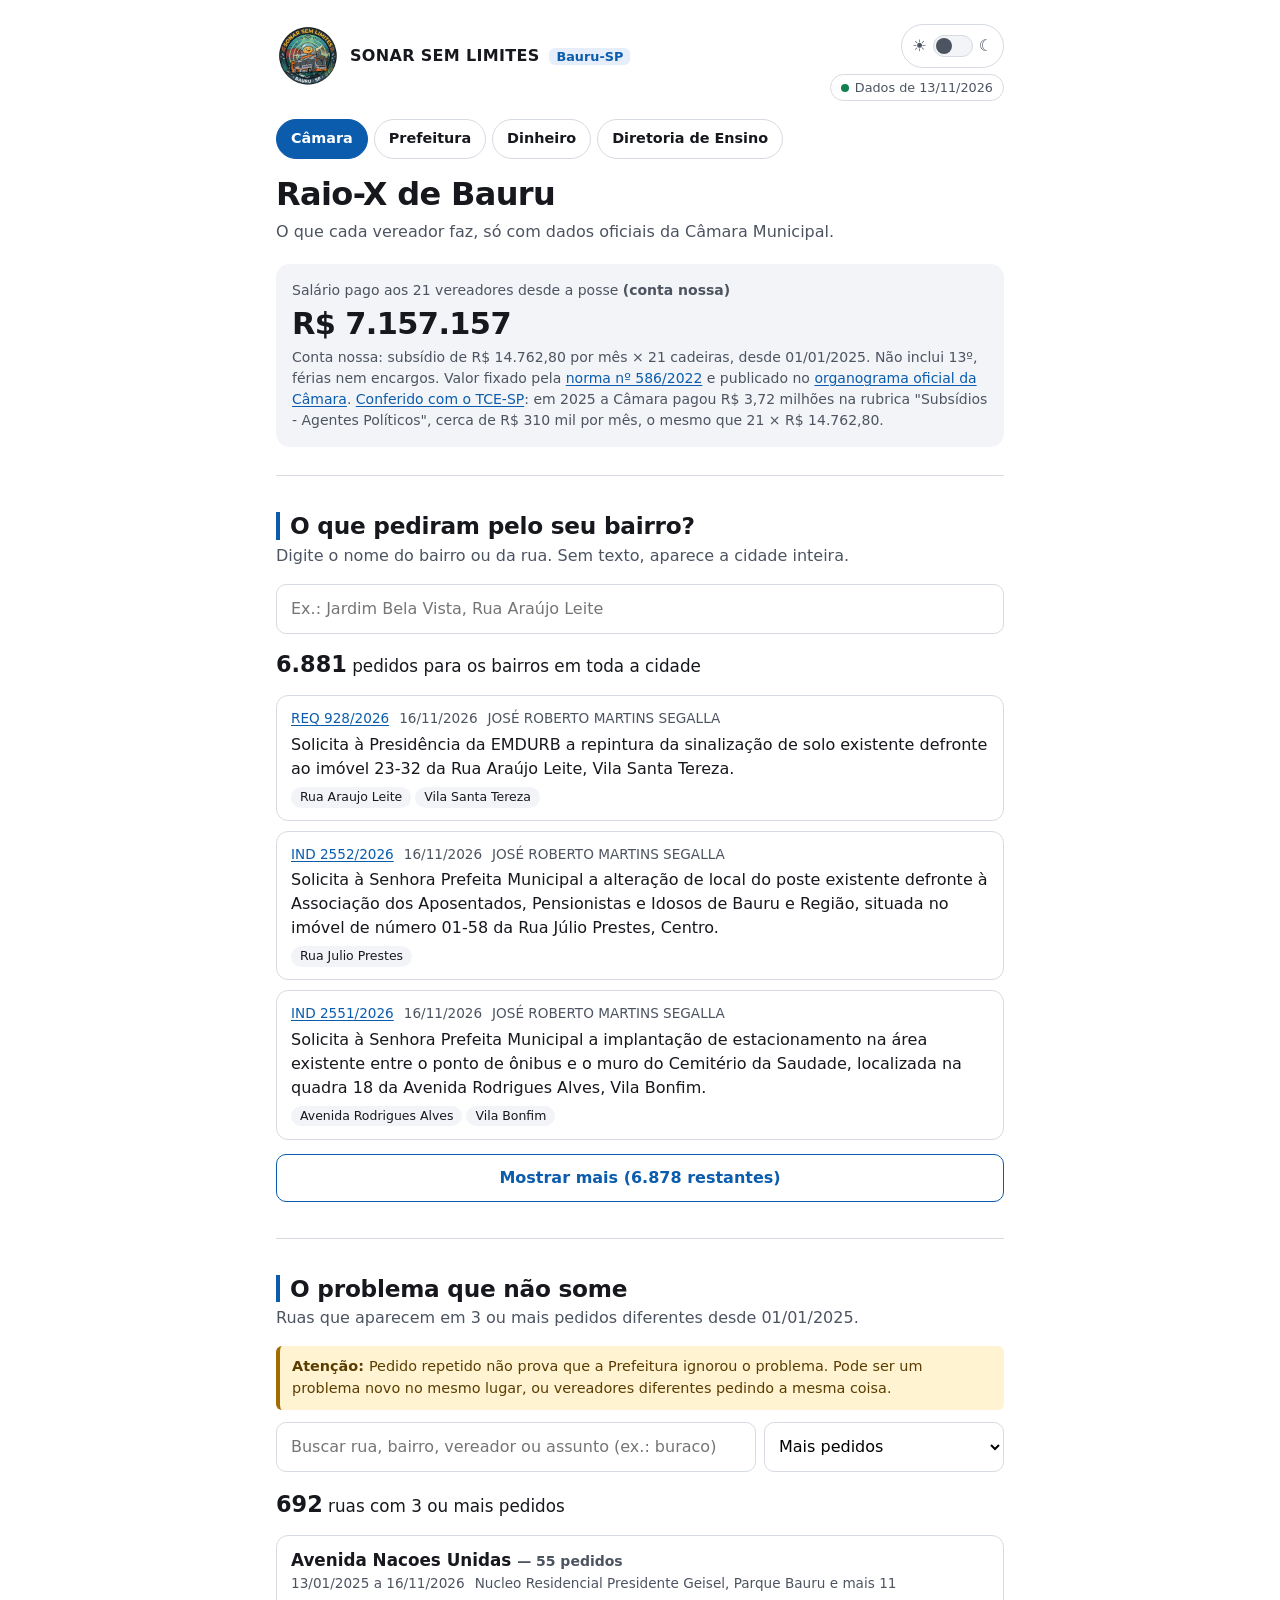
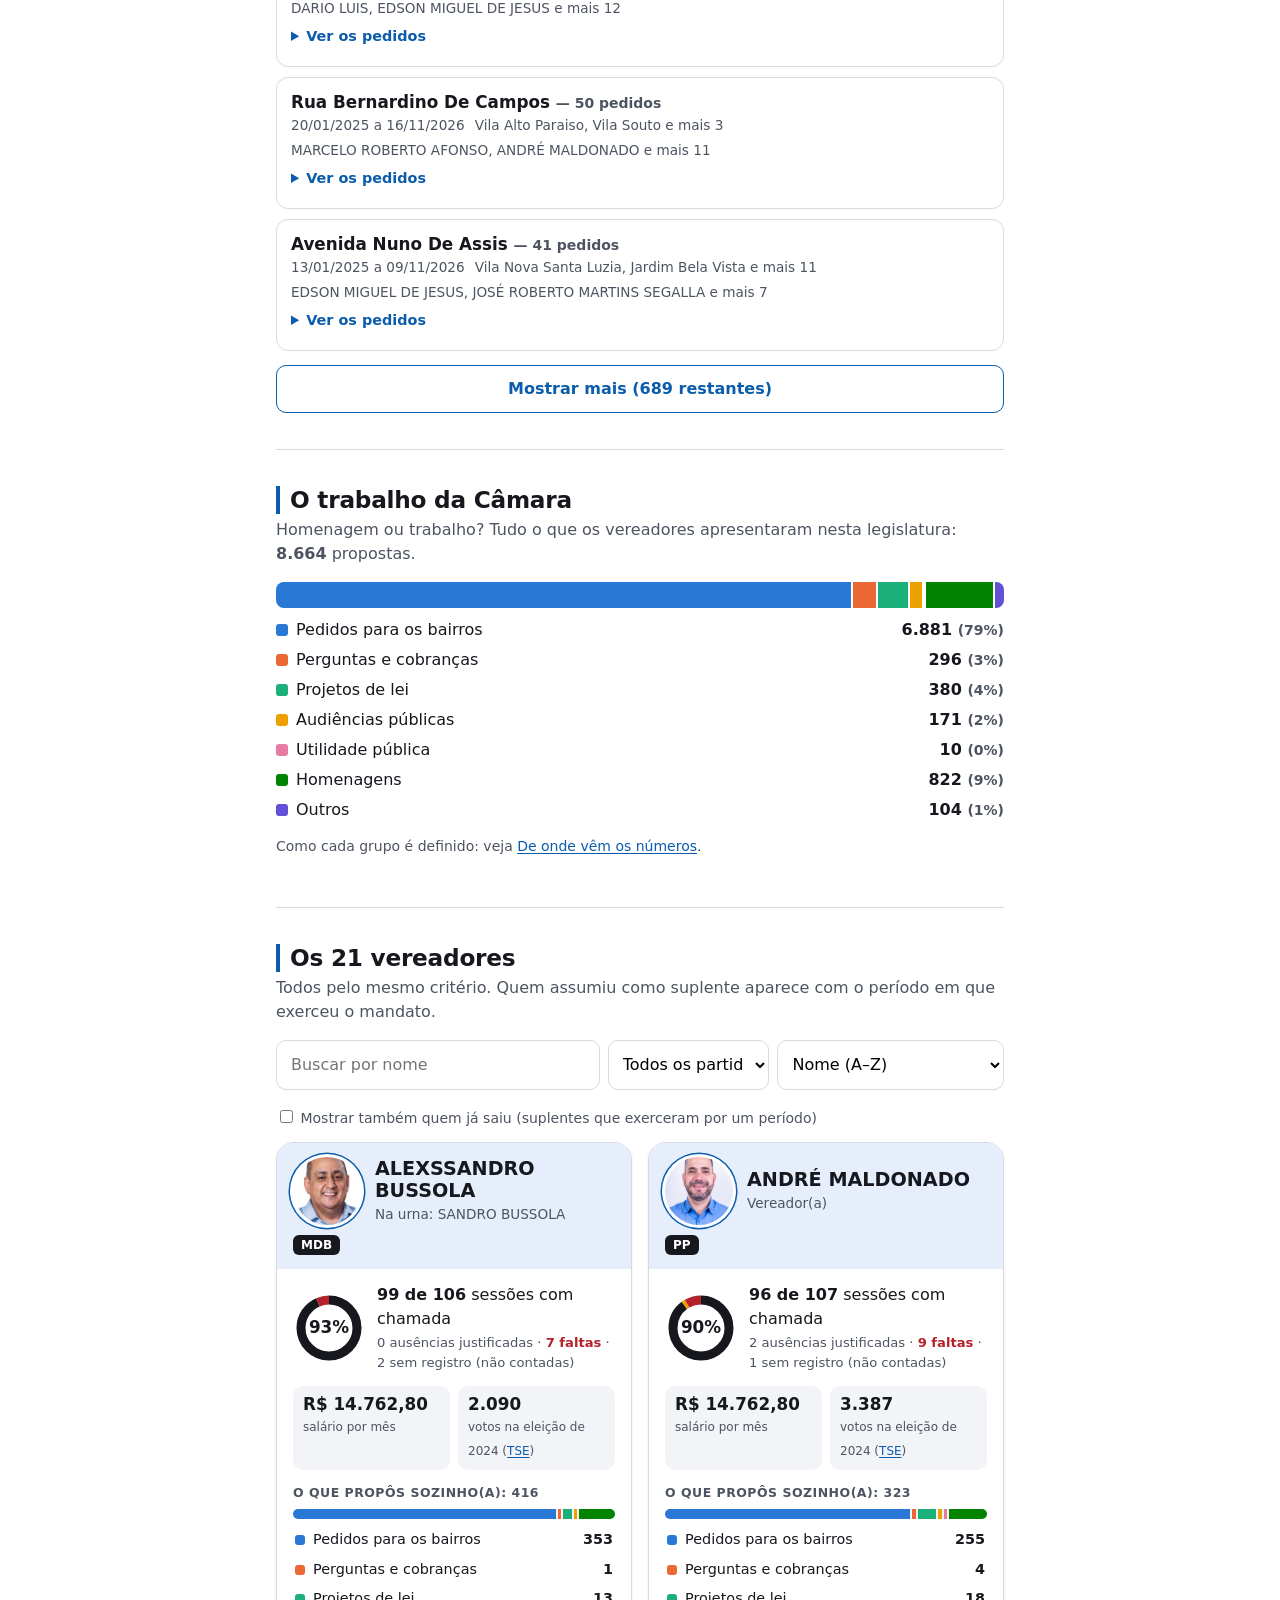
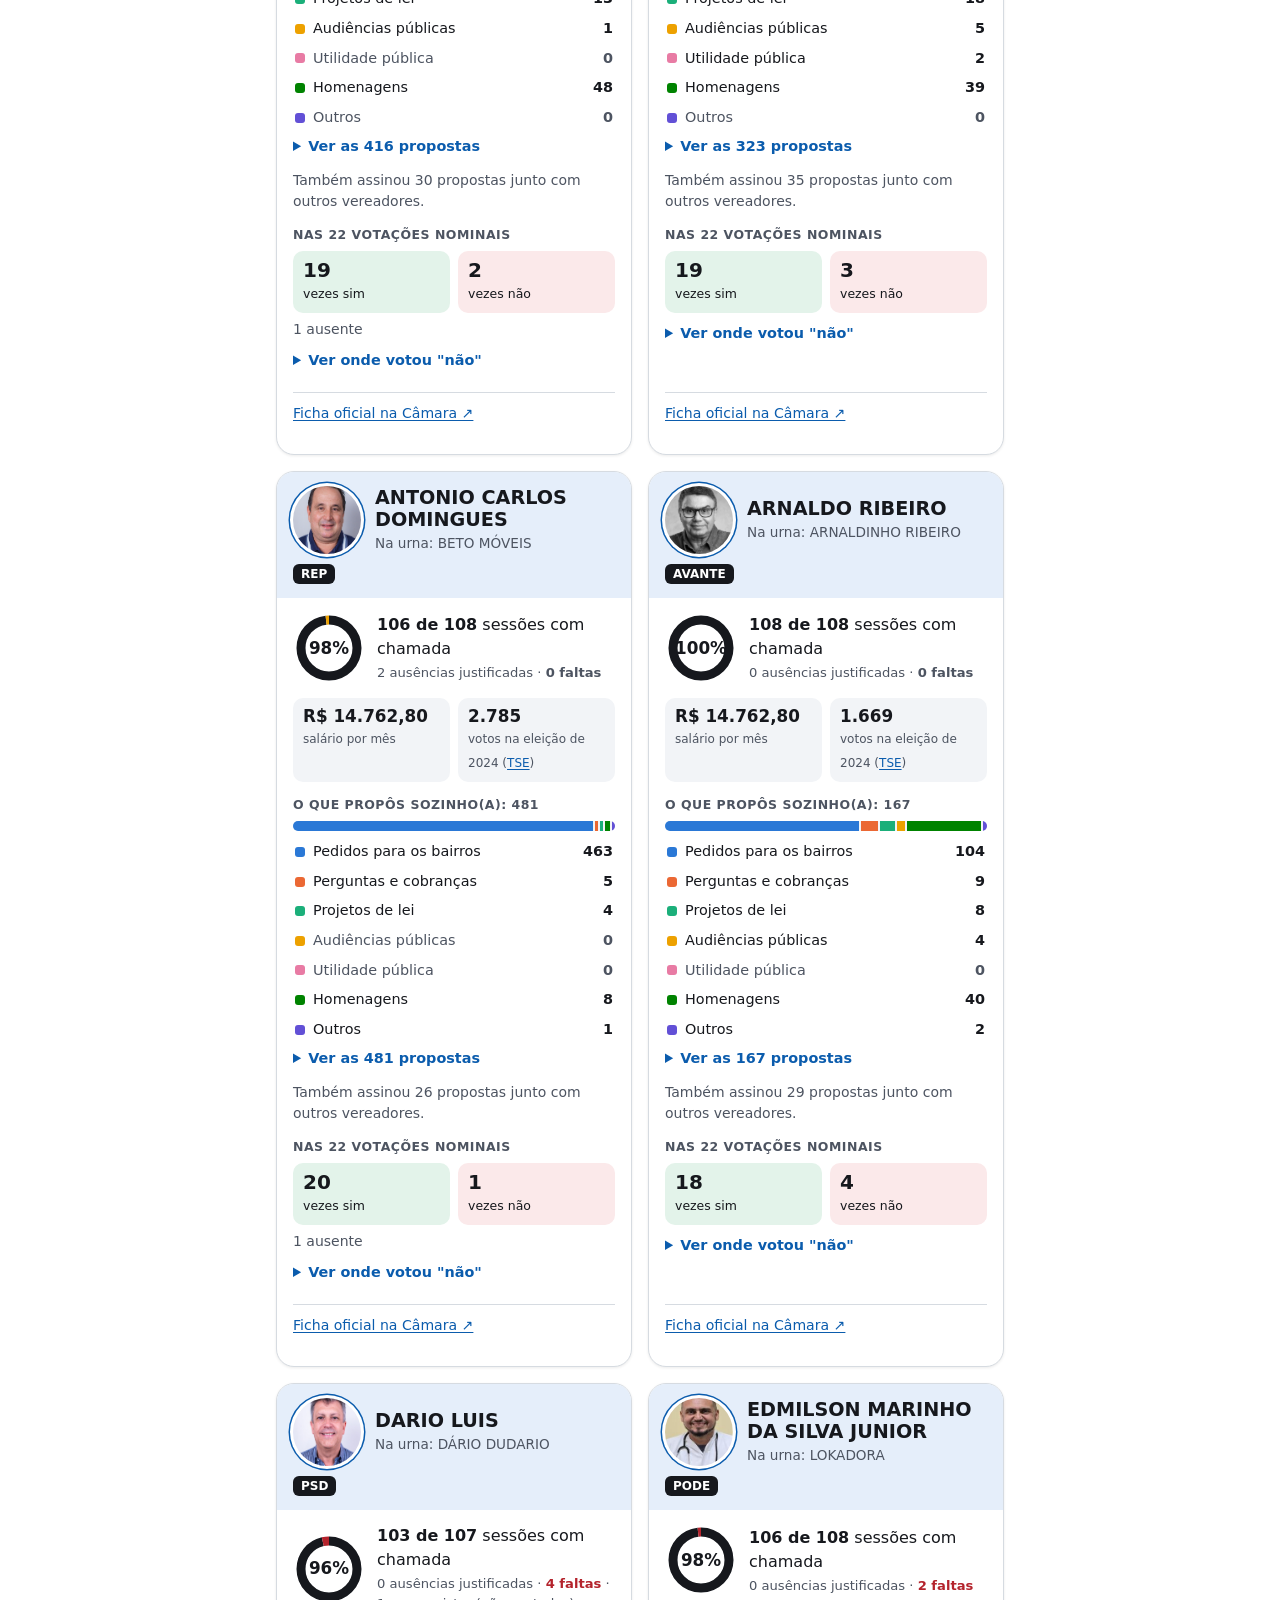
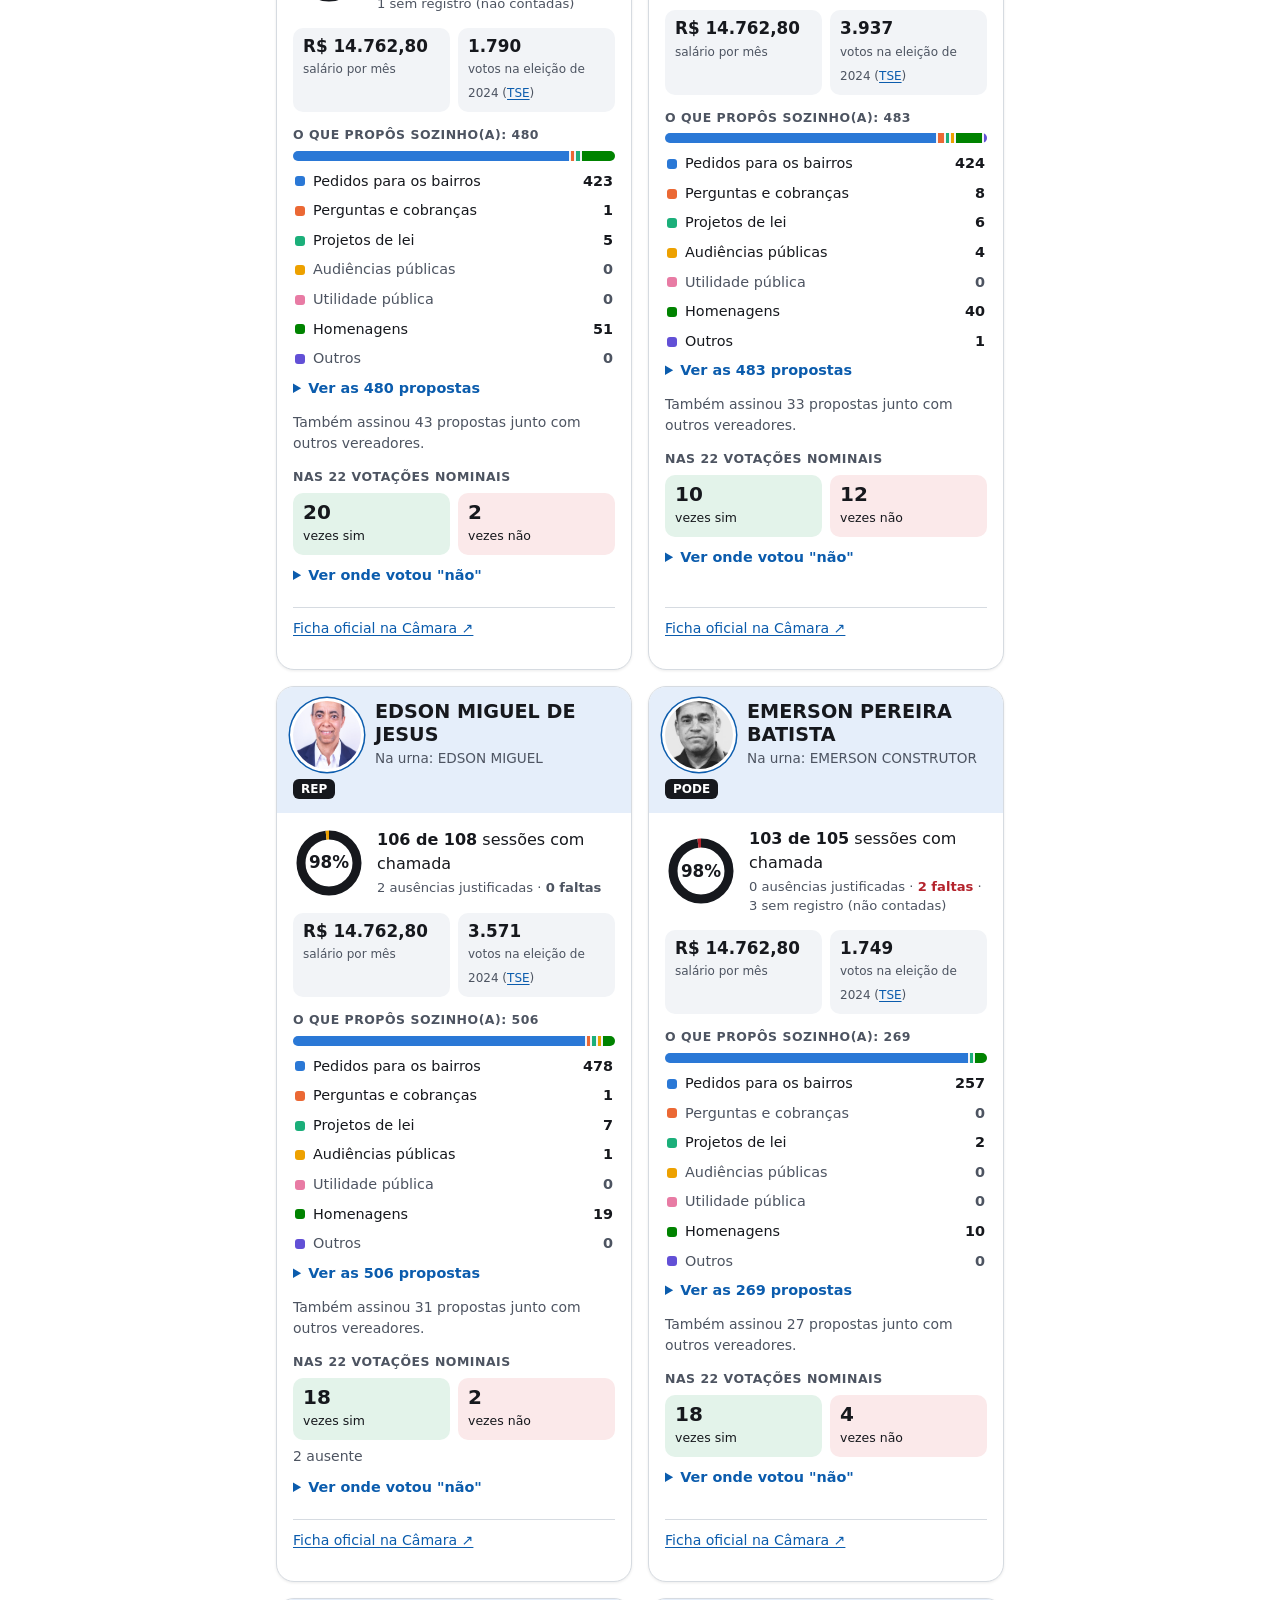
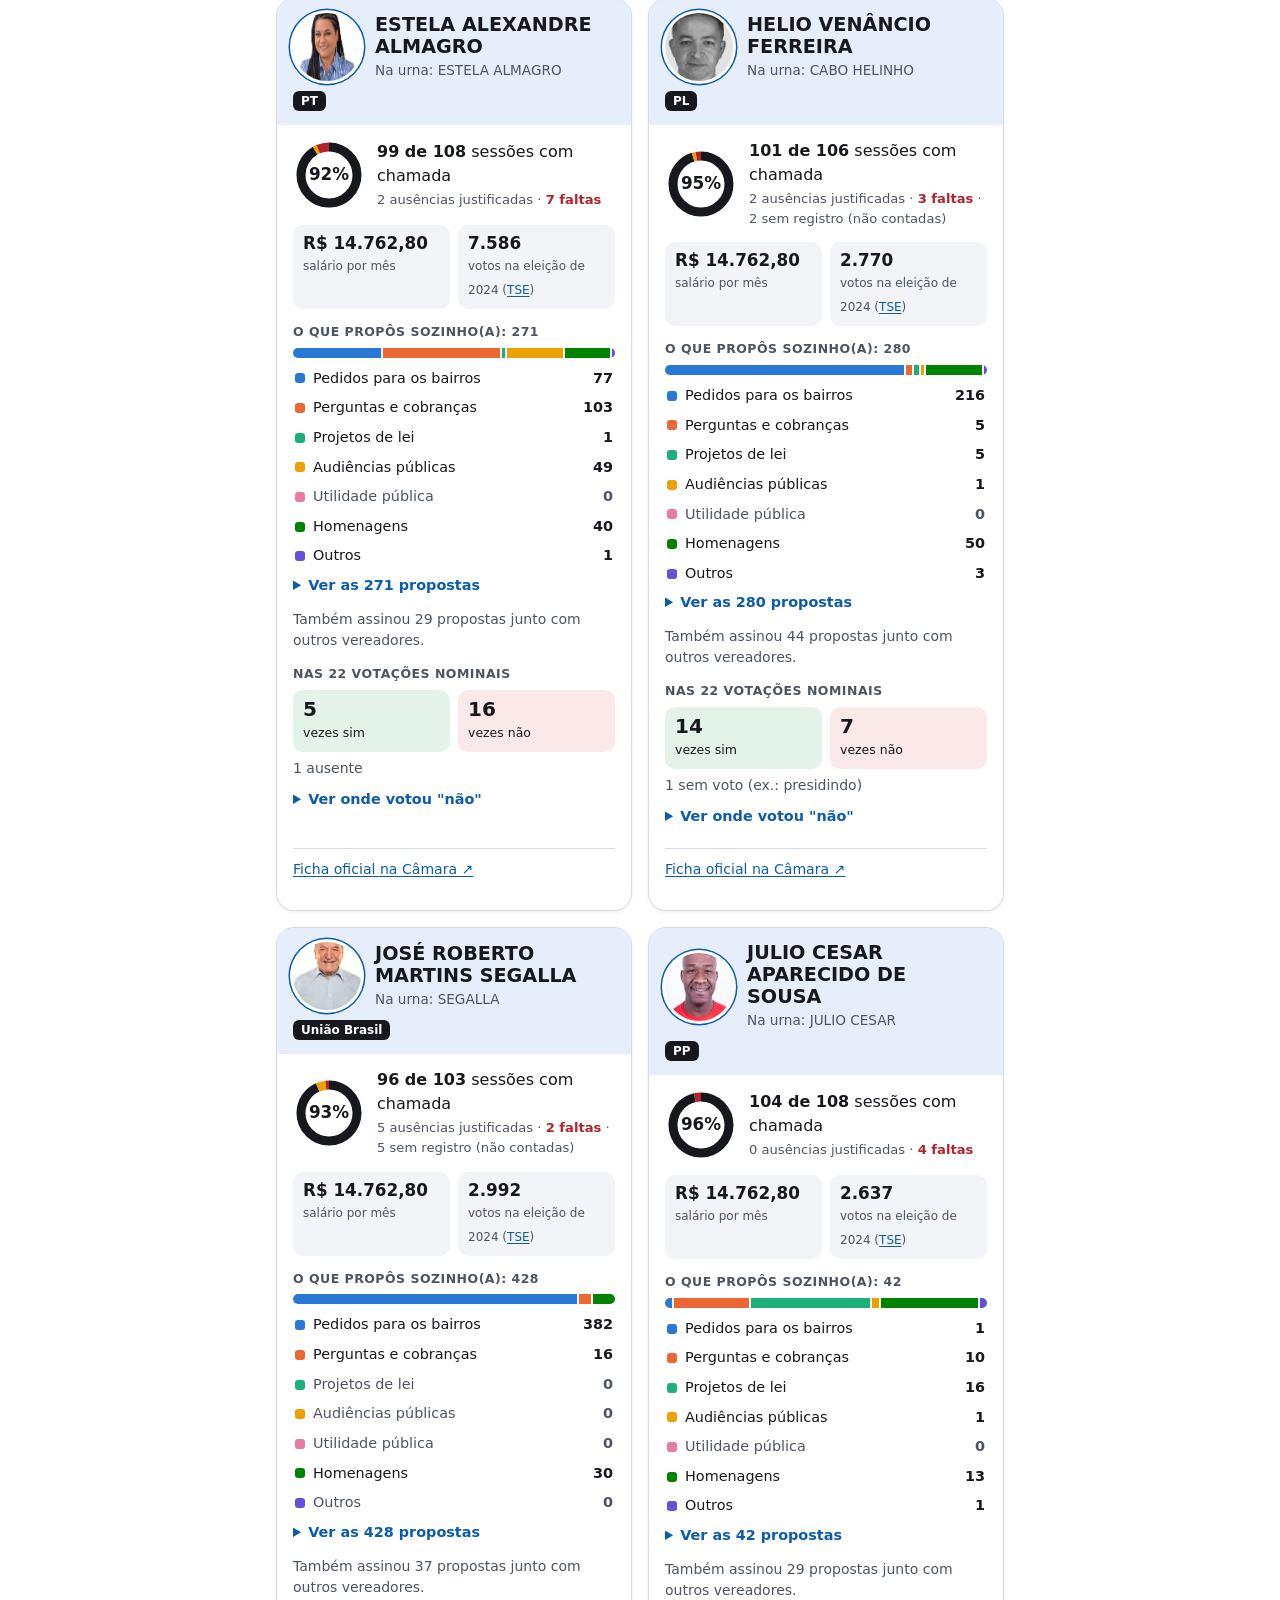
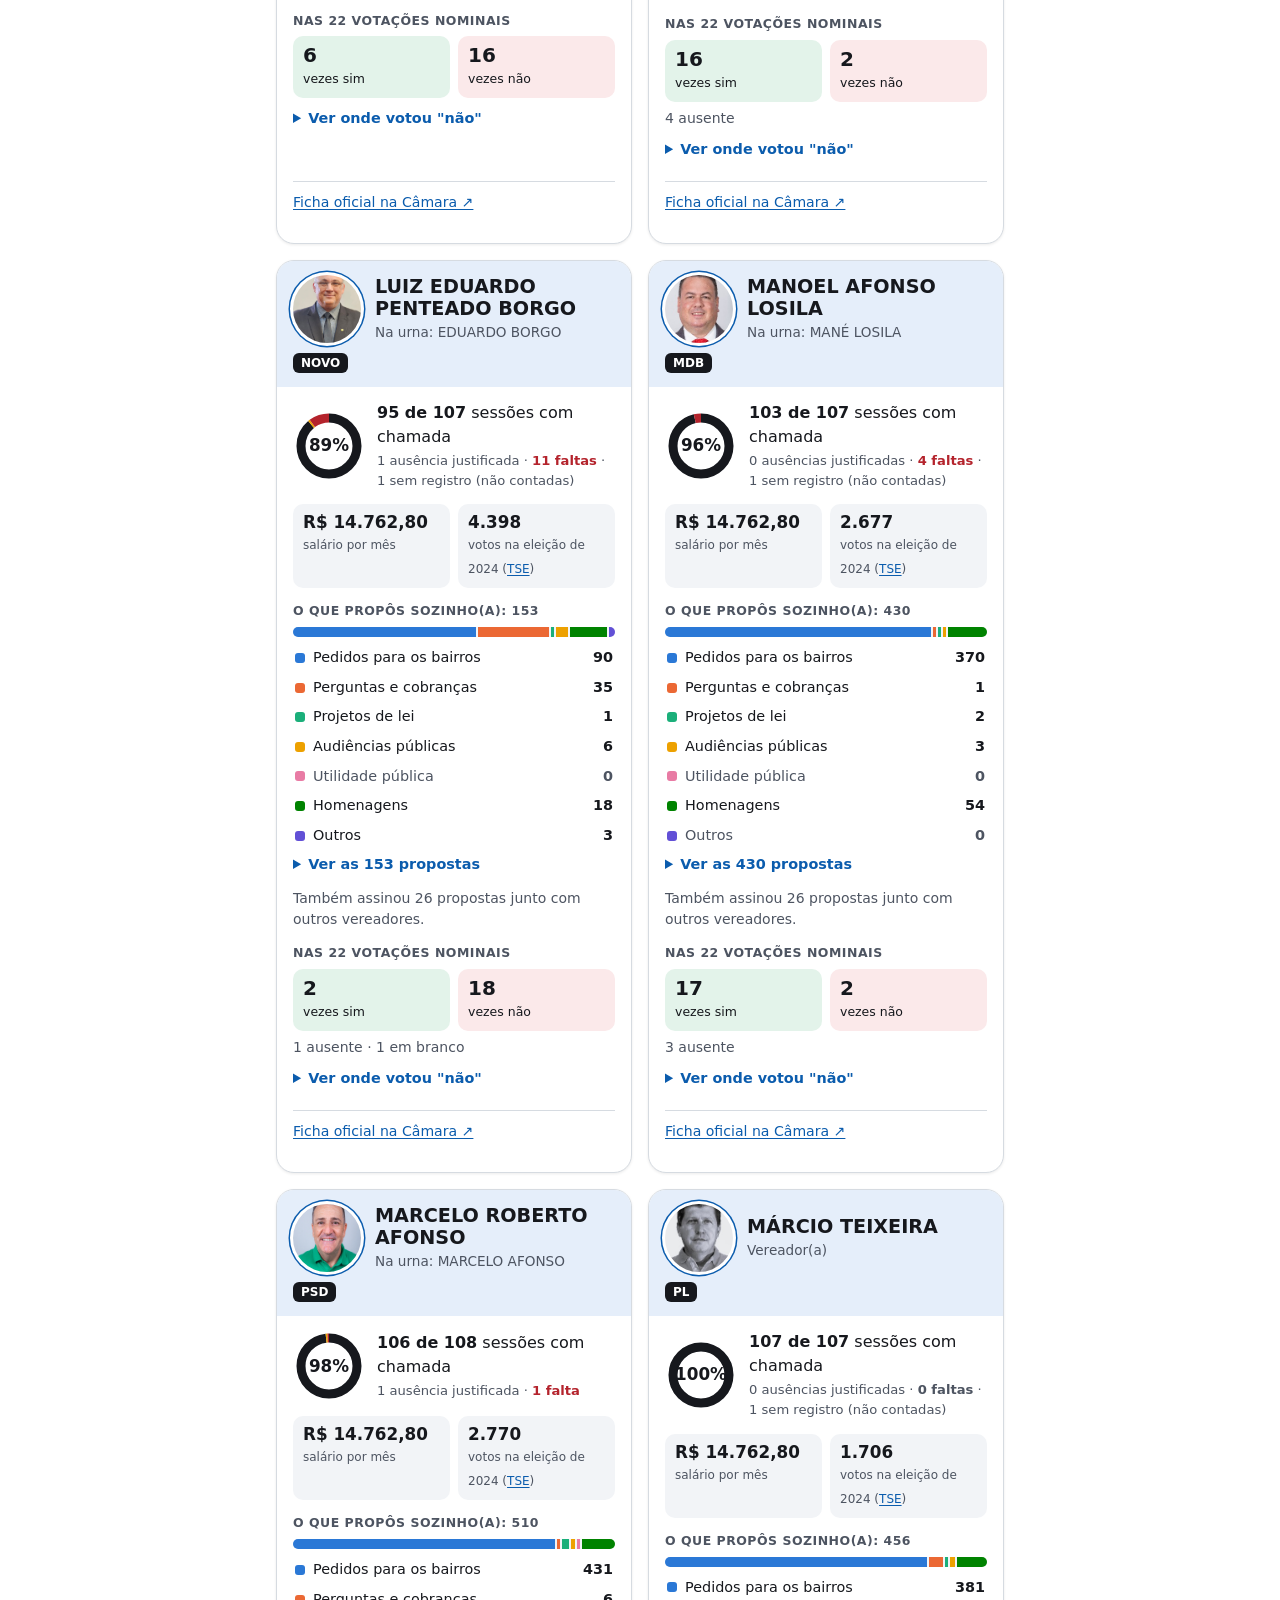
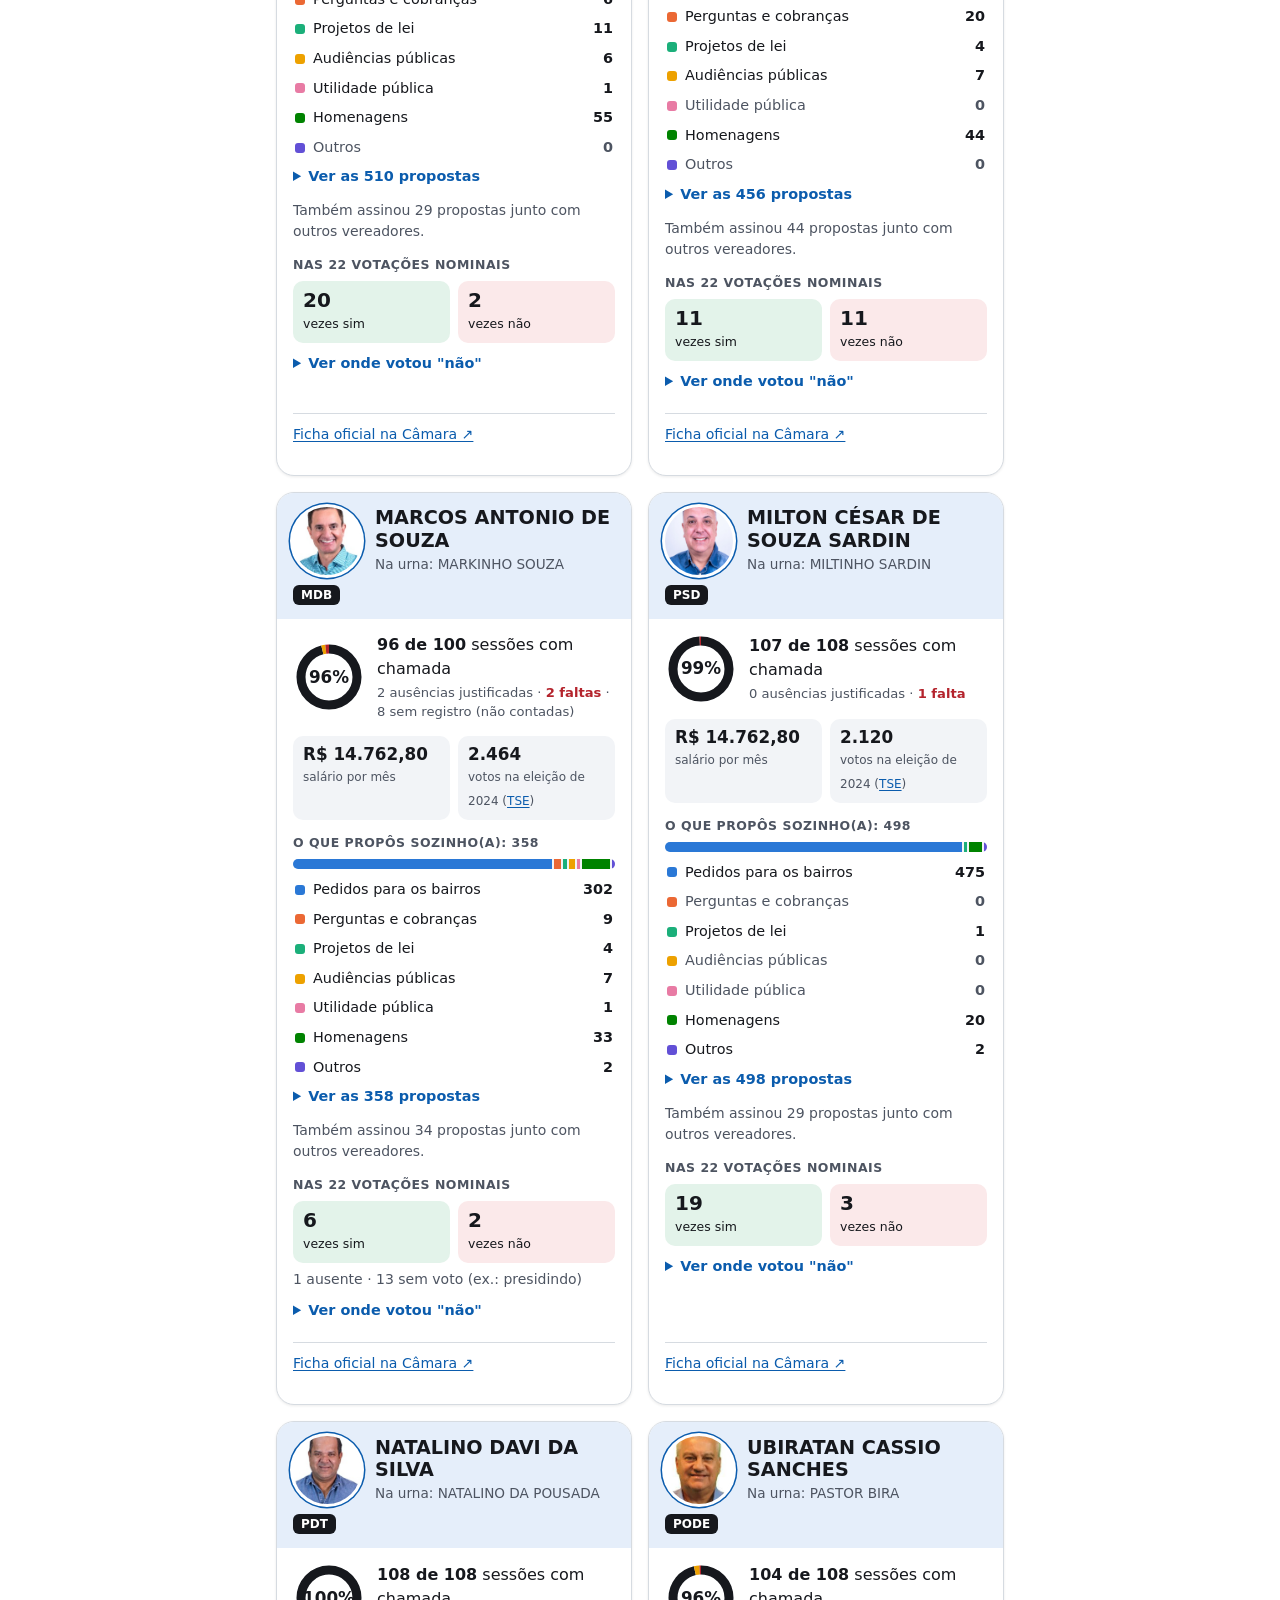
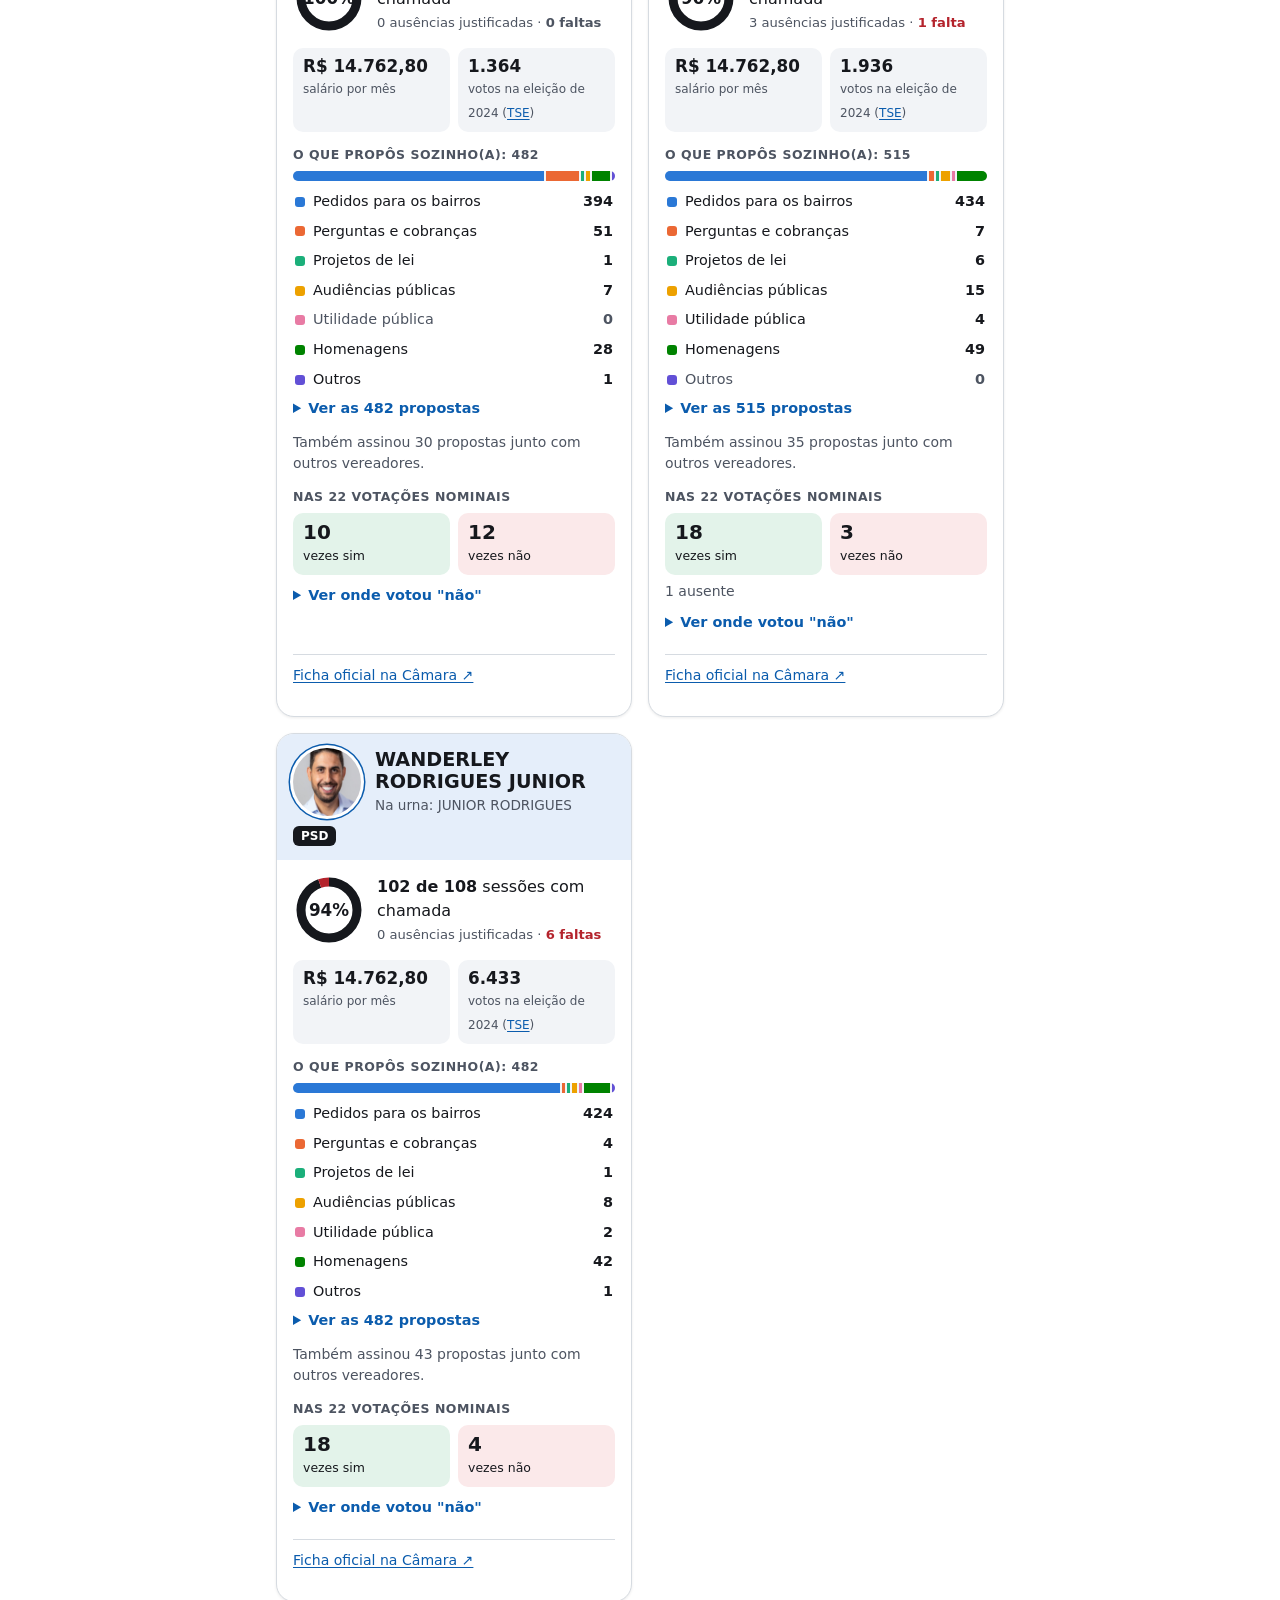
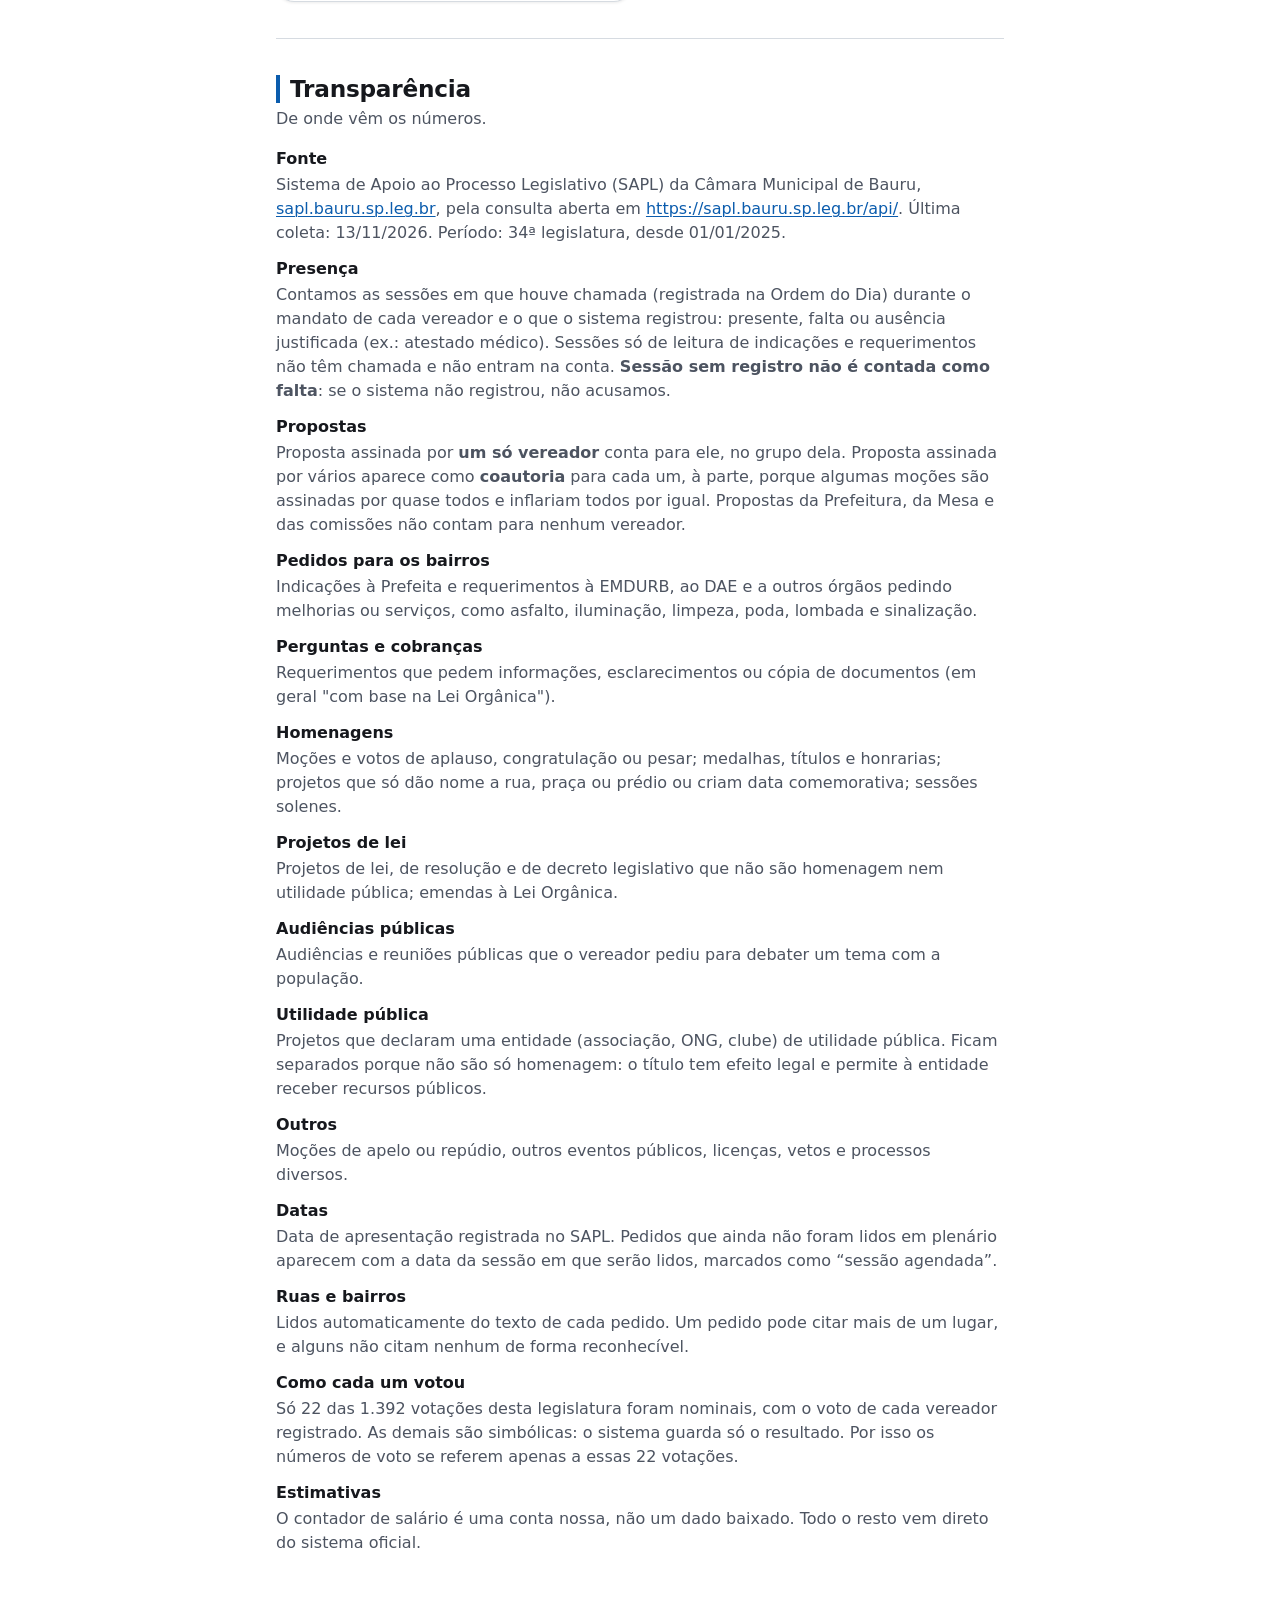
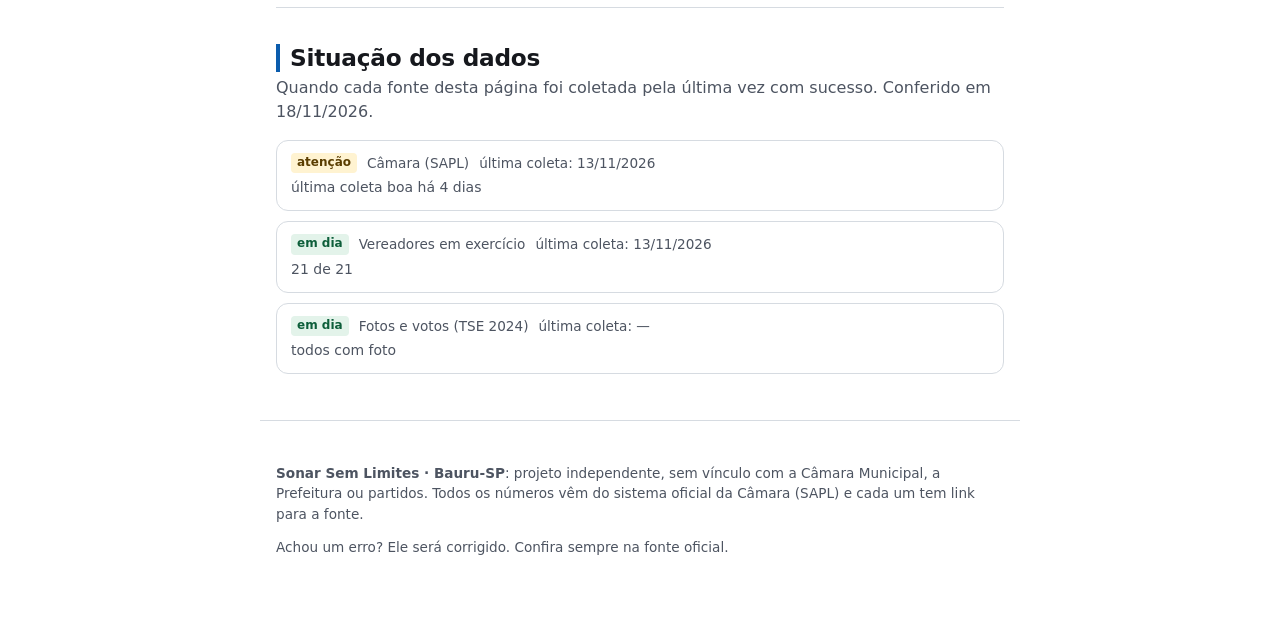
<file: site/index.html>
<!doctype html>
<html lang="pt-BR" translate="no" data-theme="light">
<head>
<meta charset="utf-8">
<meta name="google" content="notranslate">
<meta name="viewport" content="width=device-width, initial-scale=1">
<title>Sonar Sem Limites · Bauru-SP</title>
<meta name="description" content="O que cada vereador de Bauru faz, só com dados oficiais da Câmara Municipal.">
<link rel="icon" type="image/png" sizes="32x32" href="img/icone-32.png">
<link rel="apple-touch-icon" href="img/icone-180.png">
<meta property="og:title" content="Sonar Sem Limites · Bauru-SP">
<meta property="og:description" content="O que cada vereador de Bauru faz, só com dados oficiais da Câmara Municipal.">
<meta property="og:image" content="https://info-public-coder.github.io/sonar-sem-limites/img/logo-512.png">
<meta property="og:type" content="website">
<meta name="theme-color" content="#0b5cad">
<link rel="stylesheet" href="estilo.css">
<script src="tema.js"></script>
</head>
<body>
<header>
  <div class="topo">
    <div class="marca"><button type="button" class="logo-botao" aria-haspopup="dialog" aria-label="Ver o logo em tamanho grande"><img class="logo" src="img/logo-192.png" width="56" height="56" alt=""></button><a class="marca-nome" href="index.html">SONAR SEM LIMITES <span class="cidade">Bauru-SP</span></a></div>
    <span class="vivo" id="vivo"><i></i><span>carregando…</span></span>
  </div>
  <nav class="menu"><a href="index.html" aria-current="page">Câmara</a><a href="prefeitura.html">Prefeitura</a><a href="dinheiro.html">Dinheiro</a><a href="diretoria.html">Diretoria de Ensino</a></nav>
  <h1>Raio-X de Bauru</h1>
  <p class="sub" style="margin-top:8px">O que cada vereador faz, só com dados oficiais da Câmara Municipal.</p>
  <div id="salario"></div>
</header>

<main id="app">
  <noscript><p>Este site precisa de JavaScript para mostrar os dados.</p></noscript>
</main>

<footer>
  <p><b>Sonar Sem Limites · Bauru-SP</b>: projeto independente, sem vínculo com a Câmara Municipal, a Prefeitura ou partidos.
  Todos os números vêm do sistema oficial da Câmara (SAPL) e cada um tem link para a fonte.</p>
  <p>Achou um erro? Ele será corrigido. Confira sempre na fonte oficial.</p>
</footer>

<script src="dados.js"></script>
<script>
(function () {
  "use strict";
  var R = window.SONAR;
  var app = document.getElementById("app");
  if (!R) {
    app.innerHTML = '<section><p class="vazio">Os dados ainda não foram gerados. Rode <code>python coleta.py</code> e depois <code>python gerar_site.py</code>.</p></section>';
    return;
  }

  // ---------- utilidades
  var CORES = { bairro: "var(--g-bairro)", cobranca: "var(--g-cobranca)", homenagem: "var(--g-homenagem)", lei: "var(--g-lei)", audiencia: "var(--g-audiencia)", utilidade: "var(--g-utilidade)", outros: "var(--g-outros)" };
  function esc(s) { return String(s == null ? "" : s).replace(/[&<>"']/g, function (c) { return { "&": "&amp;", "<": "&lt;", ">": "&gt;", '"': "&quot;", "'": "&#39;" }[c]; }); }
  function norm(s) { return String(s || "").normalize("NFD").replace(/[̀-ͯ]/g, "").toLowerCase(); }
  function br(d) { if (!d) return "—"; var p = d.split("-"); return p[2] + "/" + p[1] + "/" + p[0]; }
  function fmt(n) { return Number(n).toLocaleString("pt-BR"); }
  function linkMateria(cod) { return R.sapl + "/consultas/materia/materia_mostrar_proc?cod_materia=" + btoa(String(cod)); }
  function nome(cod) { return R.nomes[String(cod)] || ("#" + cod); }
  var HOJE = new Date().toISOString().slice(0, 10);
  var porCod = {}; R.materias.forEach(function (m) { porCod[m.cod] = m; });
  function totalPropostas(v) { var t = 0; for (var k in v.propostas) t += v.propostas[k]; return t; }
  function itemMateria(m) {
    var locais = m.ruas.concat(m.bairros).map(function (l) { return '<span class="chip">' + esc(l) + "</span>"; }).join("");
    var autores = m.autores.slice(0, 3).map(nome).join(", ") + (m.autores.length > 3 ? " e mais " + (m.autores.length - 3) : "");
    return '<li class="item"><div class="meta"><a href="' + linkMateria(m.cod) + '" target="_blank" rel="noopener">' + esc(m.id) + "</a>" +
      "<span>" + br(m.data) + (m.data > HOJE ? " (sessão agendada)" : "") + "</span><span>" + esc(autores || "autoria não registrada") + "</span></div>" +
      "<p>" + esc(m.ementa) + "</p>" + locais + "</li>";
  }
  var INICIAIS = 3;
  function paginada(el, itens, render, passo) {
    var mostrados = 0;
    var ul = document.createElement("ul"); ul.className = "lista";
    var btn = document.createElement("button"); btn.className = "mais"; btn.type = "button";
    el.innerHTML = ""; el.appendChild(ul); el.appendChild(btn);
    function mais() {
      var n = mostrados ? passo : INICIAIS;      // 3 itens de inicio; depois "passo" por clique
      ul.insertAdjacentHTML("beforeend", itens.slice(mostrados, mostrados + n).map(render).join(""));
      mostrados += n;
      btn.hidden = mostrados >= itens.length;
      btn.textContent = "Mostrar mais (" + fmt(itens.length - mostrados) + " restantes)";
    }
    btn.onclick = mais; mais();
    if (!itens.length) el.innerHTML = '<p class="vazio">Nada encontrado.</p>';
  }

  // ---------- topo
  document.querySelector("#vivo span").textContent = "Dados de " + br(R.coleta.slice(0, 10));
  var emExercicio = R.vereadores.filter(function (v) { return v.em_exercicio; });

  if (R.salario && R.salario.mensal) {
    var s = R.salario;
    var inicio = new Date(R.legislatura.inicio + "T00:00:00").getTime();
    var porSegundo = s.mensal * emExercicio.length * 12 / (365.25 * 24 * 3600);
    var el = document.getElementById("salario");
    el.innerHTML = '<div class="salario"><div class="pequeno">Salário pago aos ' + emExercicio.length +
      ' vereadores desde a posse <b>(conta nossa)</b></div><div class="valor num" id="contador"></div>' +
      '<div class="pequeno">Conta nossa: subsídio de R$ ' + s.mensal.toLocaleString("pt-BR", { minimumFractionDigits: 2 }) + " por mês × " + emExercicio.length +
      " cadeiras, desde " + br(R.legislatura.inicio) + '. Não inclui 13º, férias nem encargos. Valor fixado pela <a href="' + esc(s.fonte) + '" target="_blank" rel="noopener">norma nº 586/2022</a>' +
      (s.fonte_valor ? ' e publicado no <a href="' + esc(s.fonte_valor) + '" target="_blank" rel="noopener">organograma oficial da Câmara</a>' : "") + "." +
      (s.conferencia ? ' <a href="' + esc(s.fonte_conferencia) + '" target="_blank" rel="noopener">Conferido com o TCE-SP</a>: ' + esc(s.conferencia.replace(/^Conferido com o TCE-SP:\s*/, "")) : "") + "</div></div>";
    var cont = document.getElementById("contador");
    (function tique() {
      var v = (Date.now() - inicio) / 1000 * porSegundo;
      cont.textContent = v.toLocaleString("pt-BR", { style: "currency", currency: "BRL", maximumFractionDigits: 0 });
      setTimeout(tique, 1000);
    })();
  }

  // ---------- seções
  var pedidos = R.materias.filter(function (m) { return m.grupo === "bairro"; })
    .sort(function (a, b) { return a.data < b.data ? 1 : -1; });
  var totalMat = R.materias.length;
  var ordemGrupos = ["bairro", "cobranca", "lei", "audiencia", "utilidade", "homenagem", "outros"];

  app.innerHTML =
    '<section id="bairro"><h2>O que pediram pelo seu bairro?</h2>' +
    '<p class="sub">Digite o nome do bairro ou da rua. Sem texto, aparece a cidade inteira.</p>' +
    '<input class="busca" id="qBairro" type="search" placeholder="Ex.: Jardim Bela Vista, Rua Araújo Leite" autocomplete="off">' +
    '<div class="destaque" id="resBairro"></div><div id="listaBairro"></div></section>' +

    '<section id="repetidos"><h2>O problema que não some</h2>' +
    '<p class="sub">Ruas que aparecem em 3 ou mais pedidos diferentes desde ' + br(R.legislatura.inicio) + ".</p>" +
    '<div class="aviso">Pedido repetido não prova que a Prefeitura ignorou o problema. Pode ser um problema novo no mesmo lugar, ou vereadores diferentes pedindo a mesma coisa.</div>' +
    '<div class="controles controles-2"><input class="busca" id="qRep" type="search" placeholder="Buscar rua, bairro, vereador ou assunto (ex.: buraco)" autocomplete="off">' +
    '<select id="ordRep"><option value="n">Mais pedidos</option><option value="recente">Pedido mais recente</option></select></div>' +
    '<div class="destaque" id="resRep"></div><div id="listaRepetidos"></div></section>' +

    '<section id="camara"><h2>O trabalho da Câmara</h2><p class="sub">Homenagem ou trabalho? Tudo o que os vereadores apresentaram nesta legislatura: <b class="num">' + fmt(totalMat) + "</b> propostas.</p>" +
    '<div class="barra">' + ordemGrupos.map(function (g) {
      var n = R.por_grupo[g] || 0; return n ? '<span title="' + esc(R.grupos[g]) + '" style="width:' + (100 * n / totalMat) + "%;background:" + CORES[g] + '"></span>' : "";
    }).join("") + "</div>" +
    '<div class="legenda">' + ordemGrupos.map(function (g) {
      var n = R.por_grupo[g] || 0;
      return "<div><i style=\"background:" + CORES[g] + '"></i>' + esc(R.grupos[g]) + '<span class="num">' + fmt(n) + ' <span class="pequeno">(' + Math.round(100 * n / Math.max(totalMat, 1)) + "%)</span></span></div>";
    }).join("") + "</div>" +
    '<p class="pequeno">Como cada grupo é definido: veja <a href="#transparencia">De onde vêm os números</a>.</p></section>' +

    '<section id="vereadores"><h2>Os ' + emExercicio.length + " vereadores</h2>" +
    '<p class="sub">Todos pelo mesmo critério. Quem assumiu como suplente aparece com o período em que exerceu o mandato.</p>' +
    '<div class="controles"><input class="busca" id="qVer" type="search" placeholder="Buscar por nome" autocomplete="off">' +
    '<select id="fPartido"><option value="">Todos os partidos</option></select>' +
    '<select id="ordem"><option value="nome">Nome (A–Z)</option><option value="falta">Quem mais faltou</option>' +
    '<option value="lei">Mais propostas de lei</option><option value="homenagem">Mais homenagens</option><option value="audiencia">Mais audiências públicas</option>' +
    '<option value="bairro">Mais pedidos para os bairros</option>' +
    (R.voto_nominal ? '<option value="nao">Quem mais votou "não"</option>' : '') + '</select></div>' +
    '<label class="pequeno"><input type="checkbox" id="suplentes"> Mostrar também quem já saiu (suplentes que exerceram por um período)</label>' +
    '<div id="listaVer" style="margin-top:12px"></div></section>' +

    '<section id="transparencia" class="transp"><h2>Transparência</h2><p class="sub">De onde vêm os números.</p><dl>' +
    "<dt>Fonte</dt><dd>Sistema de Apoio ao Processo Legislativo (SAPL) da Câmara Municipal de Bauru, " +
    '<a href="' + R.sapl + '" target="_blank" rel="noopener">sapl.bauru.sp.leg.br</a>, pela consulta aberta em <a href="' + esc(R.api) + '" target="_blank" rel="noopener">' + esc(R.api) + "</a>. " +
    "Última coleta: " + br(R.coleta.slice(0, 10)) + ". Período: " + R.legislatura.num + "ª legislatura, desde " + br(R.legislatura.inicio) + ".</dd>" +
    "<dt>Presença</dt><dd>Contamos as sessões em que houve chamada (registrada na Ordem do Dia) durante o mandato de cada vereador e o que o sistema registrou: presente, falta ou ausência justificada (ex.: atestado médico). Sessões só de leitura de indicações e requerimentos não têm chamada e não entram na conta. " +
    "<b>Sessão sem registro não é contada como falta</b>: se o sistema não registrou, não acusamos.</dd>" +
    "<dt>Propostas</dt><dd>Proposta assinada por <b>um só vereador</b> conta para ele, no grupo dela. Proposta assinada por vários aparece como <b>coautoria</b> para cada um, à parte, porque algumas moções são assinadas por quase todos e inflariam todos por igual. Propostas da Prefeitura, da Mesa e das comissões não contam para nenhum vereador.</dd>" +
    R.explicacao.map(function (e) { return "<dt>" + esc(e[0]) + "</dt><dd>" + esc(e[1]) + "</dd>"; }).join("") +
    "<dt>Datas</dt><dd>Data de apresentação registrada no SAPL. Pedidos que ainda não foram lidos em plenário aparecem com a data da sessão em que serão lidos, marcados como “sessão agendada”.</dd>" +
    "<dt>Ruas e bairros</dt><dd>Lidos automaticamente do texto de cada pedido. Um pedido pode citar mais de um lugar, e alguns não citam nenhum de forma reconhecível.</dd>" +
    "<dt>Como cada um votou</dt><dd>" + (R.voto_nominal ? "Só " + R.votacoes.nominais + " das " + fmt(R.votacoes.total) +
      " votações desta legislatura foram nominais, com o voto de cada vereador registrado. As demais são simbólicas: o sistema guarda só o resultado. " +
      "Por isso os números de voto se referem apenas a essas " + R.votacoes.nominais + " votações." :
      "O sistema da Câmara registra só o placar de cada votação (quantos votaram sim e não), não o voto de cada vereador. Por isso este site <b>não</b> mostra quem votou \"não\". Dado ausente não é falta.") + "</dd>" +
    (R.salario && R.salario.mensal ? "<dt>Estimativas</dt><dd>O contador de salário é uma conta nossa, não um dado baixado. Todo o resto vem direto do sistema oficial.</dd>" : "") +
    "</dl></section>";

  // ---------- bairro
  var qB = document.getElementById("qBairro");
  function filtrarBairro() {
    var q = norm(qB.value.trim());
    var lista = q ? pedidos.filter(function (m) { return norm(m.ementa + " " + m.ruas.join(" ") + " " + m.bairros.join(" ")).indexOf(q) >= 0; }) : pedidos;
    document.getElementById("resBairro").innerHTML = q
      ? "<b class=\"num\">" + fmt(lista.length) + "</b> pedidos citam “" + esc(qB.value.trim()) + "”"
      : "<b class=\"num\">" + fmt(lista.length) + "</b> pedidos para os bairros em toda a cidade";
    paginada(document.getElementById("listaBairro"), lista, itemMateria, 10);
  }
  var tB; qB.addEventListener("input", function () { clearTimeout(tB); tB = setTimeout(filtrarBairro, 200); });
  filtrarBairro();

  // ---------- repetidos (com busca e ordenacao)
  var repetidos = R.repetidos.map(function (r) {
    var ms = r.pedidos.map(function (c) { return porCod[c]; }).filter(Boolean);
    var autores = {}; ms.forEach(function (m) { m.autores.forEach(function (a) { autores[nome(a)] = 1; }); });
    var bairros = {}; ms.forEach(function (m) { m.bairros.forEach(function (b) { bairros[b] = 1; }); });
    return { rua: r.rua, ms: ms, autores: Object.keys(autores), bairros: Object.keys(bairros),
             ultima: ms.length ? ms[ms.length - 1].data : "",
             texto: norm(r.rua + " " + Object.keys(bairros).join(" ") + " " + Object.keys(autores).join(" ") + " " + ms.map(function (m) { return m.ementa; }).join(" ")) };
  });
  // mostra os primeiros nomes e resume o resto ("e mais 9"), para a lista nao virar um bloco de texto
  function resumo(lista, n) { return lista.slice(0, n).join(", ") + (lista.length > n ? " e mais " + (lista.length - n) : ""); }
  function itemRepetido(r) {
    return '<li class="item"><h3>' + esc(r.rua) + ' <span class="pequeno num">— ' + r.ms.length + " pedidos</span></h3>" +
      '<div class="meta"><span>' + br(r.ms[0].data) + " a " + br(r.ultima) + "</span>" +
      (r.bairros.length ? "<span>" + esc(resumo(r.bairros, 2)) + "</span>" : "") +
      "<span>" + esc(resumo(r.autores, 2)) + (r.autores.length === 1 ? "" : "") + "</span></div>" +
      "<details><summary>Ver os pedidos</summary><ul>" + r.ms.map(function (m) {
        return '<li><a href="' + linkMateria(m.cod) + '" target="_blank" rel="noopener">' + esc(m.id) + "</a> (" + br(m.data) + "): " + esc(m.ementa) + "</li>";
      }).join("") + "</ul></details></li>";
  }
  function filtrarRep() {
    var q = norm(document.getElementById("qRep").value.trim()), ord = document.getElementById("ordRep").value;
    var lista = repetidos.filter(function (r) { return !q || r.texto.indexOf(q) >= 0; });
    lista.sort(function (a, b) { return ord === "recente" ? (a.ultima < b.ultima ? 1 : -1) : b.ms.length - a.ms.length; });
    document.getElementById("resRep").innerHTML = "<b class=\"num\">" + fmt(lista.length) + "</b> " + (lista.length === 1 ? "rua" : "ruas") +
      (q ? " com pedidos repetidos que citam “" + esc(document.getElementById("qRep").value.trim()) + "”" : " com 3 ou mais pedidos");
    paginada(document.getElementById("listaRepetidos"), lista, itemRepetido, 8);
  }
  var tR; document.getElementById("qRep").addEventListener("input", function () { clearTimeout(tR); tR = setTimeout(filtrarRep, 200); });
  document.getElementById("ordRep").addEventListener("change", filtrarRep);
  filtrarRep();

  // ---------- vereadores
  var fP = document.getElementById("fPartido");
  var partidos = {}; R.vereadores.forEach(function (v) { partidos[v.partido] = 1; });
  Object.keys(partidos).sort().forEach(function (p) { fP.insertAdjacentHTML("beforeend", "<option>" + esc(p) + "</option>"); });
  var minhas = {}; R.materias.forEach(function (m) { if (m.autores.length === 1) (minhas[m.autores[0]] = minhas[m.autores[0]] || []).push(m); });

  // ordem fixa da paleta (validada para daltonismo); a cor segue o grupo, nunca a posicao
  var ORDEM_GRUPOS = ["bairro", "cobranca", "lei", "audiencia", "utilidade", "homenagem", "outros"];
  function iniciais(n) { var p = String(n).replace(/\(.*?\)/g, "").trim().split(/\s+/); return (p[0][0] + (p.length > 1 ? p[p.length - 1][0] : "")).toUpperCase(); }
  function anel(pres, just, falta) {
    var t = pres + just + falta, C = 2 * Math.PI * 28;
    // cores pelas variaveis do tema (funcionam no modo claro e no escuro)
    function seg(n, cor, desl) { return n ? '<circle cx="36" cy="36" r="28" fill="none" style="stroke:' + cor + '" stroke-width="9" stroke-dasharray="' + (n / t * C) + " " + C + '" stroke-dashoffset="' + (-desl / t * C) + '" transform="rotate(-90 36 36)"/>' : ""; }
    return '<div class="anel"><svg width="72" height="72" viewBox="0 0 72 72" role="img" aria-label="' + pres + " presenças, " + just + " ausências justificadas e " + falta + " faltas em " + t + ' sessões"><circle cx="36" cy="36" r="28" fill="none" style="stroke:var(--fundo2)" stroke-width="9"/>' +
      seg(pres, "var(--tinta)", 0) + seg(just, "var(--g-audiencia)", pres) + seg(falta, "var(--alerta)", pres + just) + '</svg><b class="num">' + (t ? Math.round(pres / t * 100) : 0) + "%</b></div>";
  }
  function cartao(v) {
    var p = v.propostas, tot = totalPropostas(v);
    var props = (minhas[v.cod] || []).slice().sort(function (a, b) { return a.data < b.data ? 1 : -1; });
    var t = v.presente + v.justificada + v.falta;
    var foto = v.foto ? '<img class="foto" src="fotos/' + v.cod + '.jpg" alt="Foto de ' + esc(v.nome) + '" loading="lazy">' : '<div class="foto" aria-hidden="true">' + esc(iniciais(v.nome)) + "</div>";
    var pilulas = '<span class="pilula">' + esc(v.partido) + "</span>" +
      (!v.titular ? '<span class="pilula clara">Suplente</span>' : "") +
      (v.em_exercicio && v.inicio > R.legislatura.inicio ? '<span class="pilula clara">No cargo desde ' + br(v.inicio) + "</span>" : "") +
      (!v.em_exercicio ? '<span class="pilula clara">Exerceu de ' + br(v.inicio) + " a " + br(v.fim) + "</span>" : "");
    var pilha = ORDEM_GRUPOS.map(function (g) { return p[g] ? '<i style="flex:' + p[g] + ' 1 0;background:' + CORES[g] + '" title="' + esc(R.grupos[g]) + ": " + p[g] + '"></i>' : ""; }).join("");
    var linhas = ORDEM_GRUPOS.map(function (g) { return '<li class="' + (p[g] ? "" : "zero") + '"><i style="background:' + CORES[g] + '"></i><span>' + esc(R.grupos[g]) + "</span><b>" + fmt(p[g] || 0) + "</b></li>"; }).join("");
    return '<article class="cracha"><div class="faixa"><div class="id">' + foto + "<div><h3>" + esc(v.nome) + '</h3><div class="cargo">' + (v.urna && norm(v.urna) !== norm(v.nome) ? "Na urna: " + esc(v.urna) : "Vereador(a)") + '</div></div></div>' +
      '<div class="pilulas">' + pilulas + "</div></div>" +
      '<div class="corpo">' +
      '<div class="presenca">' + anel(v.presente, v.justificada, v.falta) + '<p><b class="num">' + v.presente + " de " + t + "</b> sessões com chamada" +
      '<small class="num">' + v.justificada + (v.justificada === 1 ? " ausência justificada" : " ausências justificadas") + ' · <b class="' + (v.falta ? "ruim" : "") + '">' + v.falta + (v.falta === 1 ? " falta" : " faltas") + "</b>" +
      (v.sem_registro ? " · " + v.sem_registro + " sem registro (não contadas)" : "") + "</small></p></div>" +
      '<div class="mini"><div><b>' + (R.salario && R.salario.mensal ? "R$ " + Number(R.salario.mensal).toLocaleString("pt-BR", { minimumFractionDigits: 2 }) : "—") + "</b><span>salário por mês</span></div>" +
      (v.votos_2024 != null ? '<div><b>' + fmt(v.votos_2024) + '</b><span>votos na eleição de 2024 (<a href="https://dadosabertos.tse.jus.br/dataset/resultados-2024" target="_blank" rel="noopener">TSE</a>)</span></div>' : "") + "</div>" +
      '<div><p class="rotulo">O que propôs sozinho(a): ' + fmt(tot) + "</p>" + (tot ? '<div class="pilha" aria-hidden="true">' + pilha + "</div>" : "") + '<ul class="linhas num">' + linhas + "</ul>" +
      (props.length ? "<details><summary>Ver as " + fmt(props.length) + " propostas</summary><ul>" +
        props.slice(0, 60).map(function (m) { return '<li><a href="' + linkMateria(m.cod) + '" target="_blank" rel="noopener">' + esc(m.id) + "</a> · " + esc(R.grupos[m.grupo]) + ": " + esc(m.ementa) + "</li>"; }).join("") +
        (props.length > 60 ? "<li>… e mais " + (props.length - 60) + ". Lista completa na ficha oficial.</li>" : "") + "</ul></details>" : "") +
      (v.coautorias ? '<p class="pequeno" style="margin:6px 0 0">Também assinou ' + fmt(v.coautorias) + (v.coautorias === 1 ? " proposta" : " propostas") + " junto com outros vereadores.</p>" : "") + "</div>" +
      (R.voto_nominal ? blocoVotos(v) : "") +
      '<p class="pe"><a href="' + v.fonte + '" target="_blank" rel="noopener">Ficha oficial na Câmara ↗</a></p>' +
      "</div></article>";
  }
  function blocoVotos(v) {
    var t = v.votos;
    var cab = '<p class="rotulo">Nas ' + R.votacoes.nominais + " votações nominais</p>";
    if (!(t.sim || t.nao || t.ausente)) return "<div>" + cab + '<p class="pequeno" style="margin:0">Sem voto registrado.</p></div>';
    var lista = v.votos_nao.map(function (c) {
      var m = porCod[c] || R.materias_votadas[String(c)];
      return m ? '<li><a href="' + linkMateria(c) + '" target="_blank" rel="noopener">' + esc(m.id) + "</a>: " + esc(m.ementa) + "</li>" : "";
    }).join("");
    var extra = [t.ausente ? t.ausente + " ausente" : "", t.branco ? t.branco + " em branco" : "", t.nao_votou ? t.nao_votou + " sem voto (ex.: presidindo)" : ""].filter(Boolean).join(" · ");
    return "<div>" + cab + '<div class="votos2"><div><b>' + (t.sim || 0) + '</b><span>vezes sim</span></div><div class="n"><b>' + (t.nao || 0) + "</b><span>vezes não</span></div></div>" +
      (extra ? '<p class="pequeno" style="margin:6px 0 0">' + extra + "</p>" : "") +
      (lista ? '<details style="margin-top:6px"><summary>Ver onde votou "não"</summary><ul>' + lista + "</ul></details>" : "") + "</div>";
  }
  function filtrarVer() {
    var q = norm(document.getElementById("qVer").value), part = fP.value, ord = document.getElementById("ordem").value;
    var sup = document.getElementById("suplentes").checked;
    var lista = R.vereadores.filter(function (v) {
      return (sup || v.em_exercicio) && (!part || v.partido === part) && (!q || norm(v.nome).indexOf(q) >= 0);
    });
    lista.sort(function (a, b) {
      if (ord === "falta") return b.falta - a.falta || a.nome.localeCompare(b.nome);
      if (ord === "nao") return (b.votos.nao || 0) - (a.votos.nao || 0) || a.nome.localeCompare(b.nome);
      if (ord !== "nome") return (b.propostas[ord] || 0) - (a.propostas[ord] || 0) || a.nome.localeCompare(b.nome);
      return a.nome.localeCompare(b.nome, "pt-BR");
    });
    document.getElementById("listaVer").innerHTML = lista.length ? '<div class="grade">' + lista.map(cartao).join("") + "</div>" : '<p class="vazio">Ninguém encontrado.</p>';
  }
  ["qVer", "fPartido", "ordem", "suplentes"].forEach(function (id) {
    document.getElementById(id).addEventListener(id === "qVer" ? "input" : "change", filtrarVer);
  });
  filtrarVer();
})();
</script>
<script src="situacao.js"></script>
</body>
</html>
</file>
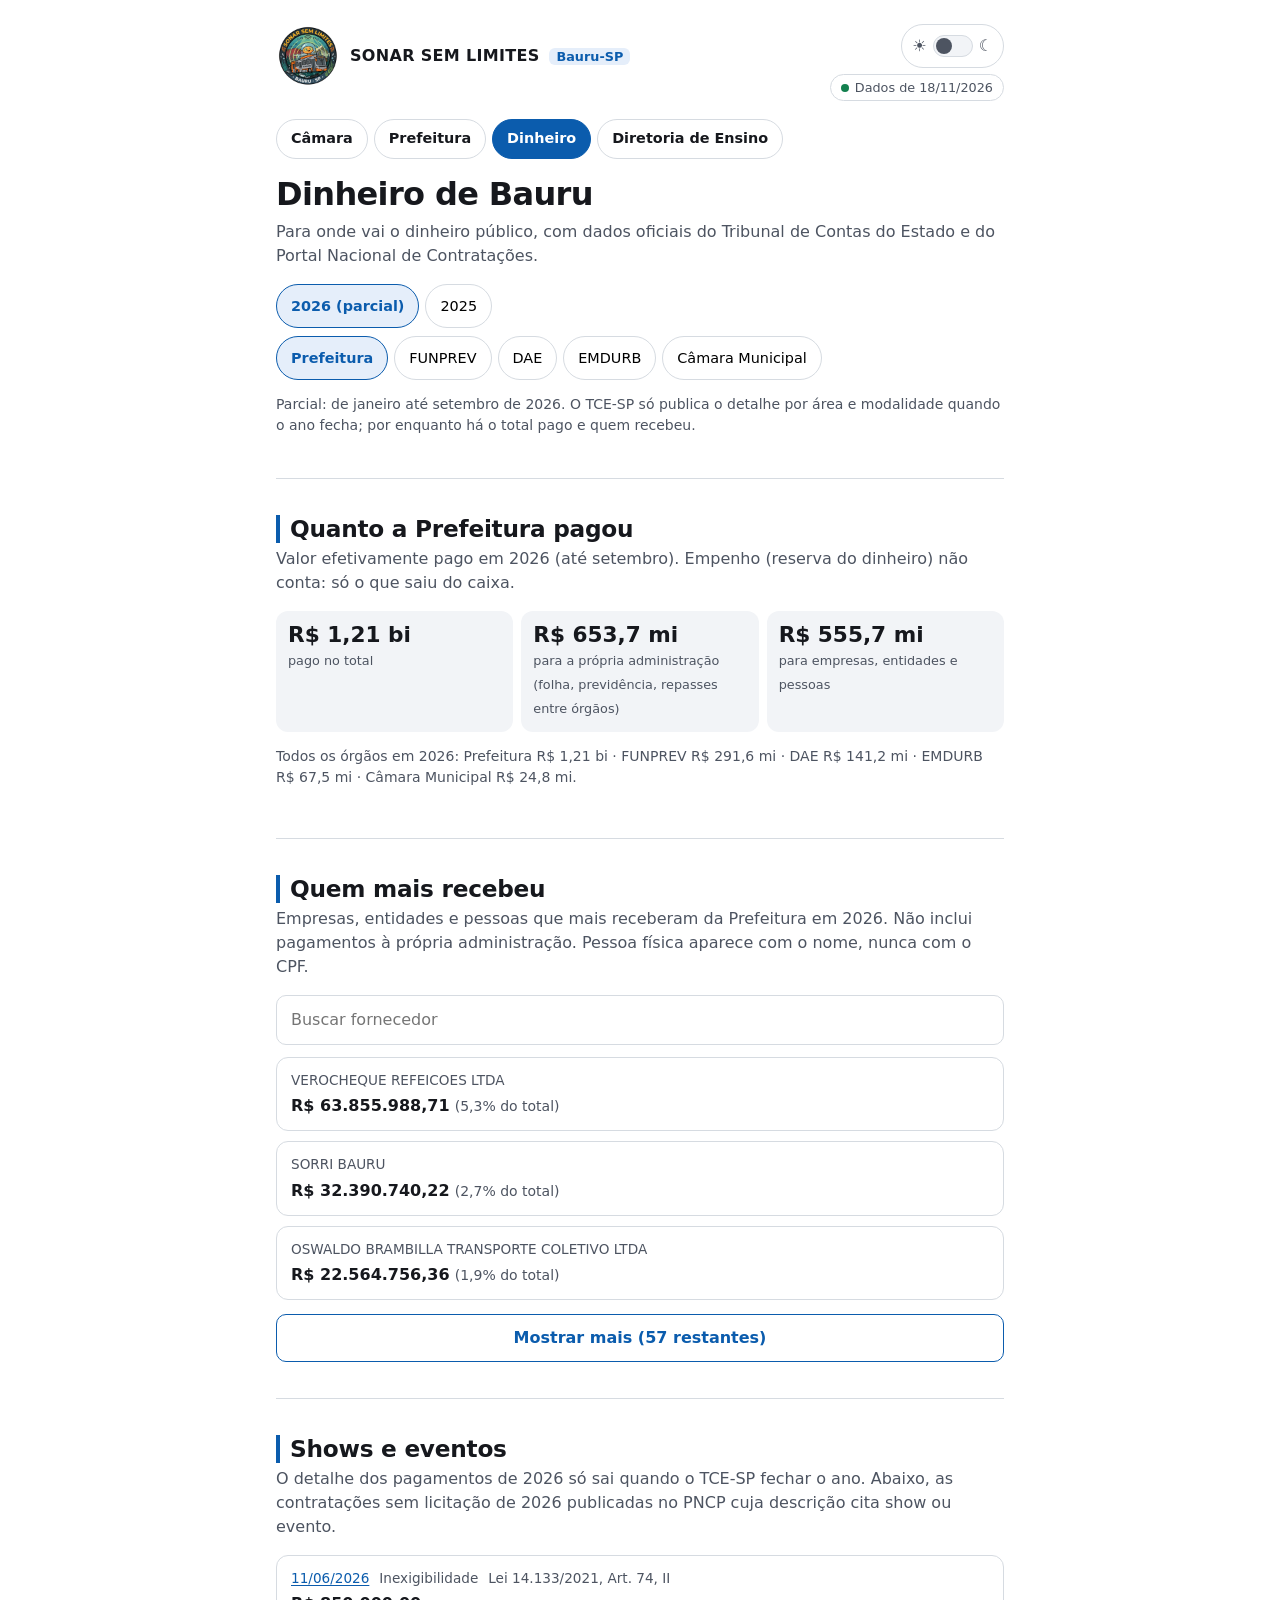
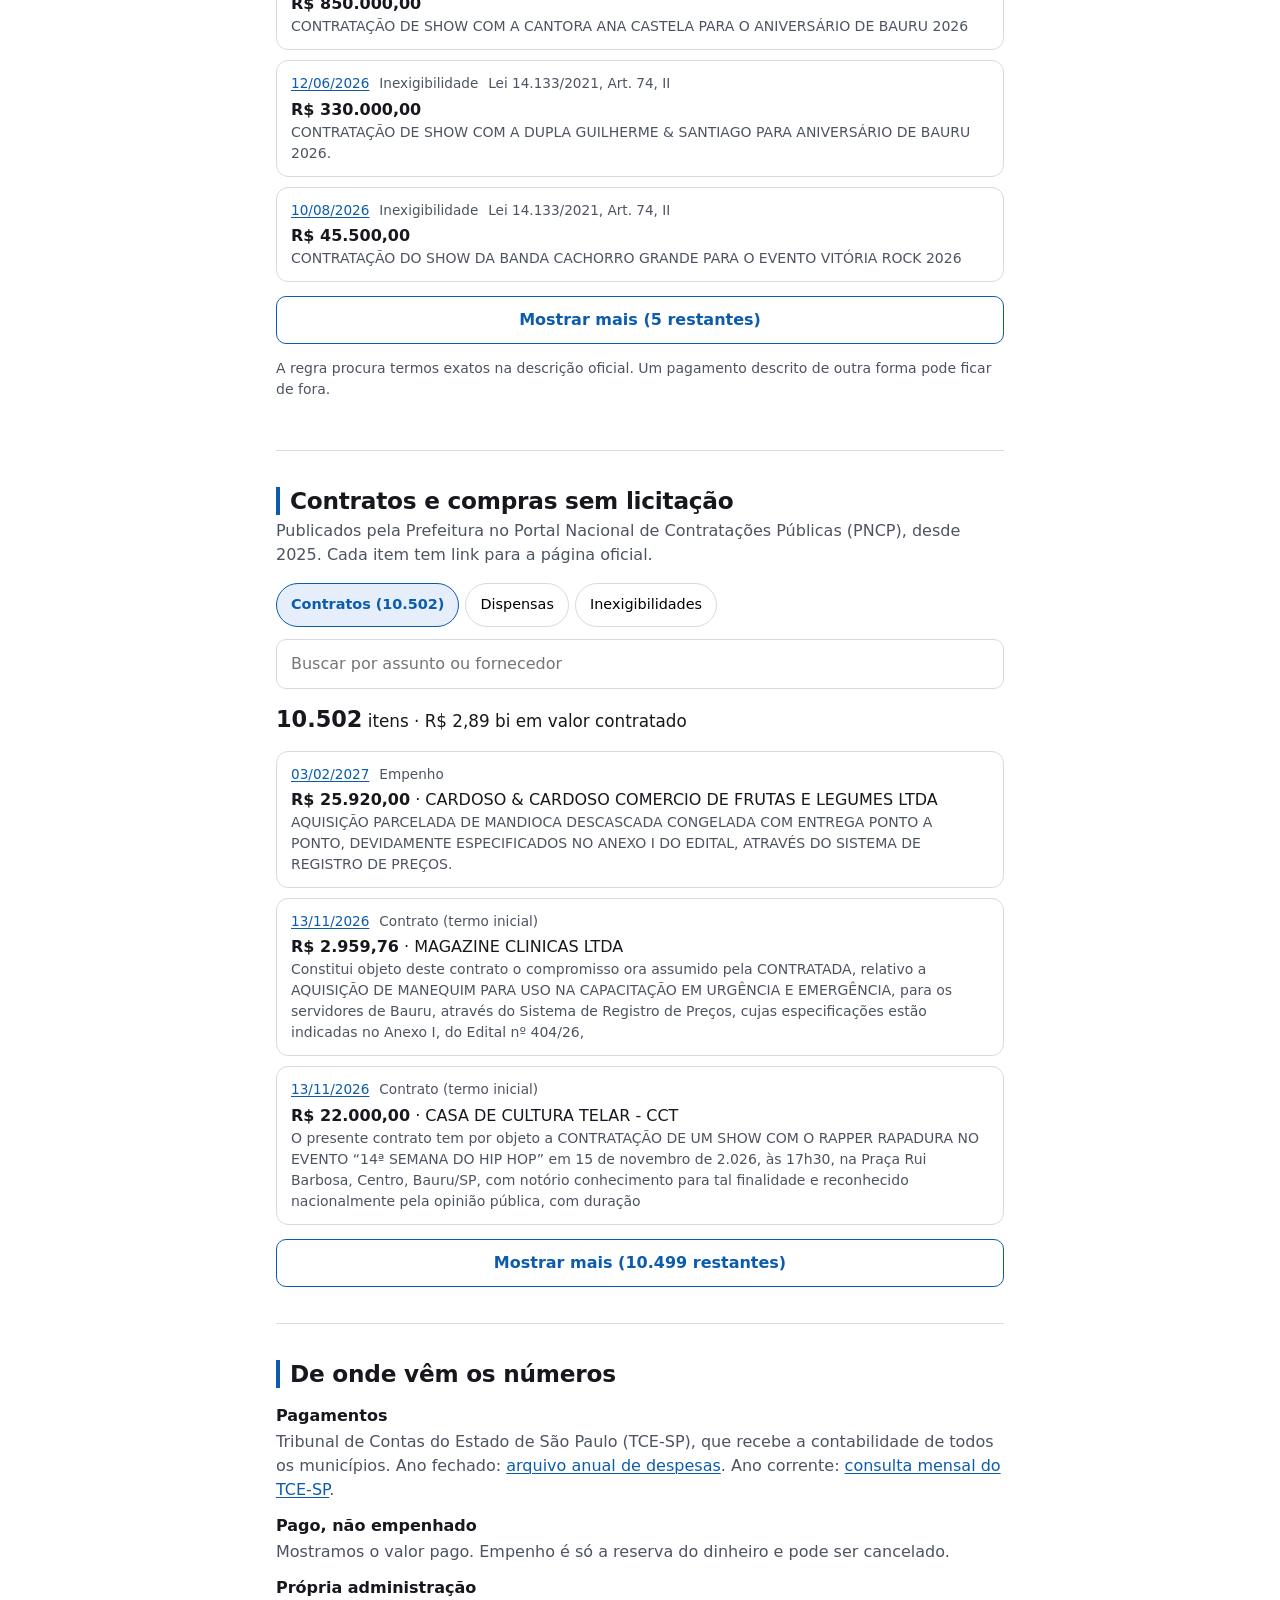
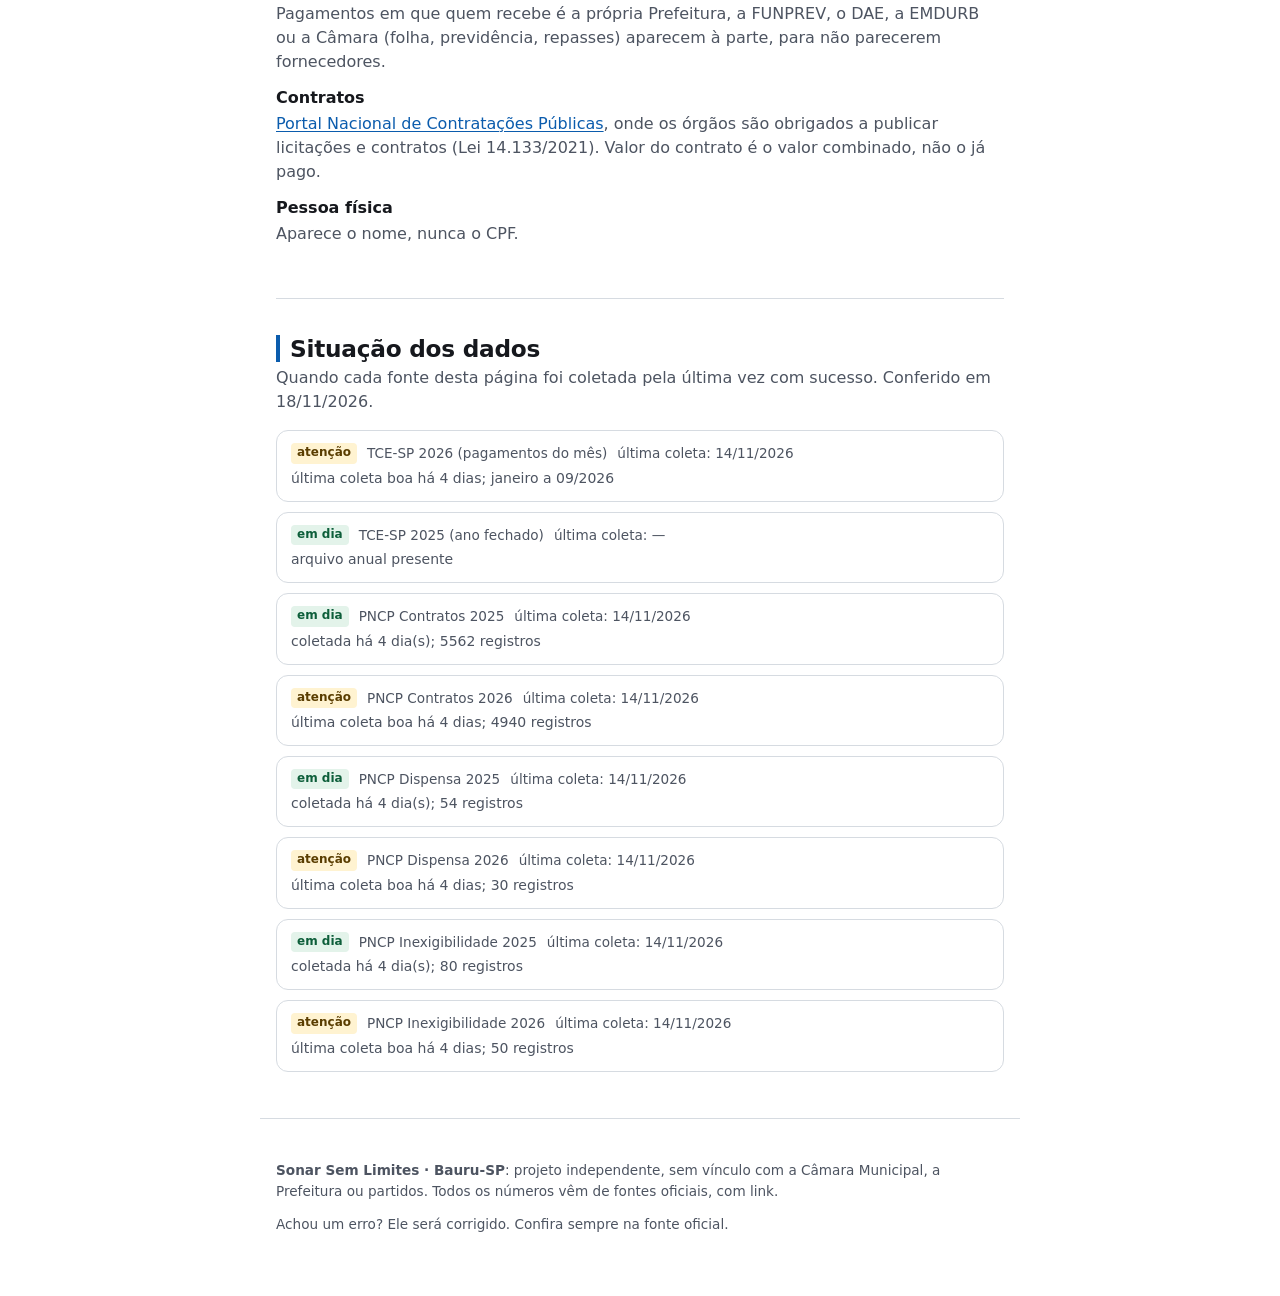
<file: site/dinheiro.html>
<!doctype html>
<html lang="pt-BR" translate="no" data-theme="light">
<head>
<meta charset="utf-8">
<meta name="google" content="notranslate">
<meta name="viewport" content="width=device-width, initial-scale=1">
<title>Sonar Sem Limites · Bauru-SP · Dinheiro</title>
<meta name="description" content="Para onde vai o dinheiro público de Bauru, só com dados oficiais do Tribunal de Contas e do Portal Nacional de Contratações.">
<link rel="icon" type="image/png" sizes="32x32" href="img/icone-32.png">
<link rel="apple-touch-icon" href="img/icone-180.png">
<meta property="og:title" content="Sonar Sem Limites · Bauru-SP · Dinheiro">
<meta property="og:description" content="Para onde vai o dinheiro público de Bauru, só com dados oficiais do Tribunal de Contas e do Portal Nacional de Contratações.">
<meta property="og:image" content="https://info-public-coder.github.io/sonar-sem-limites/img/logo-512.png">
<meta property="og:type" content="website">
<meta name="theme-color" content="#0b5cad">
<link rel="stylesheet" href="estilo.css">
<script src="tema.js"></script>
</head>
<body>
<header>
  <div class="topo">
    <div class="marca"><button type="button" class="logo-botao" aria-haspopup="dialog" aria-label="Ver o logo em tamanho grande"><img class="logo" src="img/logo-192.png" width="56" height="56" alt=""></button><a class="marca-nome" href="index.html">SONAR SEM LIMITES <span class="cidade">Bauru-SP</span></a></div>
    <span class="vivo" id="vivo"><i></i><span>carregando…</span></span>
  </div>
  <nav class="menu"><a href="index.html">Câmara</a><a href="prefeitura.html">Prefeitura</a><a href="dinheiro.html" aria-current="page">Dinheiro</a><a href="diretoria.html">Diretoria de Ensino</a></nav>
  <h1>Dinheiro de Bauru</h1>
  <p class="sub" style="margin-top:8px">Para onde vai o dinheiro público, com dados oficiais do Tribunal de Contas do Estado e do Portal Nacional de Contratações.</p>
  <div class="abas" id="abaAno" role="group" aria-label="Ano"></div>
  <div class="abas" id="abaOrgao" role="group" aria-label="Órgão"></div>
  <p class="pequeno" id="avisoAno"></p>
</header>

<main id="app"><noscript><p>Este site precisa de JavaScript para mostrar os dados.</p></noscript></main>

<footer>
  <p><b>Sonar Sem Limites · Bauru-SP</b>: projeto independente, sem vínculo com a Câmara Municipal, a Prefeitura ou partidos.
  Todos os números vêm de fontes oficiais, com link.</p>
  <p>Achou um erro? Ele será corrigido. Confira sempre na fonte oficial.</p>
</footer>

<script src="dinheiro.js"></script>
<script>
(function () {
  "use strict";
  var D = window.DINHEIRO, app = document.getElementById("app");
  if (!D) {
    app.innerHTML = '<section><p class="vazio">Os dados ainda não foram gerados. Rode <code>python coleta_gastos.py</code> e <code>python gerar_dinheiro.py</code>.</p></section>';
    return;
  }
  var MESES = ["", "janeiro", "fevereiro", "março", "abril", "maio", "junho", "julho", "agosto", "setembro", "outubro", "novembro", "dezembro"];
  var NOMES_EVENTO = D.grupos_evento;
  function esc(s) { return String(s == null ? "" : s).replace(/[&<>"']/g, function (c) { return { "&": "&amp;", "<": "&lt;", ">": "&gt;", '"': "&quot;", "'": "&#39;" }[c]; }); }
  function norm(s) { return String(s || "").normalize("NFD").replace(/[̀-ͯ]/g, "").toLowerCase(); }
  function br(d) { if (!d) return "—"; if (d.indexOf("/") > 0) return d; var p = d.split("-"); return p[2] + "/" + p[1] + "/" + p[0]; }
  function reais(v) {
    var a = Math.abs(v);
    if (a >= 1e9) return "R$ " + (v / 1e9).toLocaleString("pt-BR", { maximumFractionDigits: 2 }) + " bi";
    if (a >= 1e6) return "R$ " + (v / 1e6).toLocaleString("pt-BR", { maximumFractionDigits: 1 }) + " mi";
    if (a >= 1e4) return "R$ " + Math.round(v / 1e3).toLocaleString("pt-BR") + " mil";
    return v.toLocaleString("pt-BR", { style: "currency", currency: "BRL" });
  }
  function reaisExato(v) { return Number(v).toLocaleString("pt-BR", { style: "currency", currency: "BRL" }); }
  function barras(itens, total) {
    var max = itens.length ? itens[0][1] : 1;
    return '<ul class="barras">' + itens.map(function (it) {
      var pct = total ? Math.round(1000 * it[1] / total) / 10 : 0;
      return '<li title="' + esc(it[0]) + ": " + reaisExato(it[1]) + " (" + pct.toLocaleString("pt-BR") + '% do total)"><span class="rotulo">' + esc(it[0]) +
        '</span><span class="valor">' + reais(it[1]) + '</span><span class="trilho"><i style="width:' + Math.max(0.5, 100 * it[1] / max) + '%"></i></span></li>';
    }).join("") + "</ul>";
  }
  function paginada(el, itens, render, passo) {
    var mostrados = 0, ul = document.createElement("ul"), btn = document.createElement("button");
    ul.className = "lista"; btn.className = "mais"; btn.type = "button";
    el.innerHTML = "";
    if (!itens.length) { el.innerHTML = '<p class="vazio">Nada encontrado.</p>'; return; }
    el.appendChild(ul); el.appendChild(btn);
    function mais() {
      var n = mostrados ? passo : 3;             // 3 itens de inicio; depois "passo" por clique
      ul.insertAdjacentHTML("beforeend", itens.slice(mostrados, mostrados + n).map(render).join(""));
      mostrados += n; btn.hidden = mostrados >= itens.length;
      btn.textContent = "Mostrar mais (" + (itens.length - mostrados).toLocaleString("pt-BR") + " restantes)";
    }
    btn.onclick = mais; mais();
  }
  function fornecedor(nome, pf) { return esc(nome) + (pf ? '<span class="tag">pessoa física</span>' : ""); }

  var anos = Object.keys(D.anos).sort().reverse();
  var estado = { ano: anos[0], orgao: "Prefeitura" };
  document.querySelector("#vivo span").textContent = "Dados de " + br(D.gerado_em.slice(0, 10));

  function botoes(el, valores, rotulo, chave) {
    el.innerHTML = valores.map(function (v) { return '<button type="button" data-v="' + esc(v) + '" aria-pressed="' + (estado[chave] === v) + '">' + esc(rotulo(v)) + "</button>"; }).join("");
    el.onclick = function (e) {
      var b = e.target.closest("button"); if (!b) return;
      estado[chave] = b.getAttribute("data-v"); desenhar();
    };
  }

  function desenhar() {
    var A = D.anos[estado.ano];
    var orgaos = Object.keys(A.orgaos);
    if (orgaos.indexOf(estado.orgao) < 0) estado.orgao = orgaos[0];
    botoes(document.getElementById("abaAno"), anos, function (a) { return D.anos[a].completo ? a : a + " (parcial)"; }, "ano");
    botoes(document.getElementById("abaOrgao"), orgaos, function (o) { return o; }, "orgao");
    document.getElementById("avisoAno").innerHTML = A.completo
      ? "Ano completo, com o detalhe de cada pagamento (arquivo anual do TCE-SP)."
      : "Parcial: de janeiro até " + MESES[A.ate_mes] + " de " + estado.ano + ". O TCE-SP só publica o detalhe por área e modalidade quando o ano fecha; por enquanto há o total pago e quem recebeu.";

    var O = estado.orgao, total = A.orgaos[O] || 0, interno = (A.interno || {})[O] || 0;
    var forn = (A.fornecedores || {})[O] || [];
    var h = "";

    h += '<section id="total"><h2>Quanto ' + (O === "Prefeitura" ? "a Prefeitura" : esc(O)) + " pagou</h2>" +
      '<p class="sub">Valor efetivamente pago em ' + esc(estado.ano) + (A.completo ? "" : " (até " + MESES[A.ate_mes] + ")") + ". Empenho (reserva do dinheiro) não conta: só o que saiu do caixa.</p>" +
      '<div class="tiles"><div class="tile"><b>' + reais(total) + "</b><span>pago no total</span></div>" +
      '<div class="tile"><b>' + reais(interno) + "</b><span>para a própria administração (folha, previdência, repasses entre órgãos)</span></div>" +
      '<div class="tile"><b>' + reais(total - interno) + "</b><span>para empresas, entidades e pessoas</span></div></div>" +
      '<p class="pequeno">Todos os órgãos em ' + esc(estado.ano) + ": " + orgaos.map(function (o) { return esc(o) + " " + reais(A.orgaos[o]); }).join(" · ") + ".</p></section>";

    if (A.areas && A.areas[O]) {
      h += '<section id="areas"><h2>Para onde vai o dinheiro</h2><p class="sub">Por área de governo, a classificação oficial do orçamento. Área não é o mesmo que secretaria: uma secretaria pode gastar em mais de uma área.</p>' +
        barras(A.areas[O].slice(0, 12), total) + "</section>";
    }
    if (A.modalidades && A.modalidades[O]) {
      h += '<section id="modalidades"><h2>Como comprou</h2><p class="sub">Pagamentos por forma de contratação. O que não passa por licitação por natureza (o TCE-SP marca como "Outros/não aplicável") aparece aberto pelo tipo de despesa: salários, previdência, repasses a entidades, dívida, contas de consumo etc. A separação usa o código oficial da natureza da despesa. Terceirização e contas de consumo aparecem como "modalidade não informada": elas podem vir de contratos licitados, e o TCE-SP só não registrou a forma.</p>' +
        barras(A.modalidades[O], total) +
        '<p class="pequeno"><b>Dispensa</b> e <b>inexigível</b> são compras sem disputa entre fornecedores, permitidas pela lei em casos específicos (valor baixo, emergência, fornecedor único, artista consagrado).</p></section>';
    }

    h += '<section id="fornecedores"><h2>Quem mais recebeu</h2><p class="sub">Empresas, entidades e pessoas que mais receberam ' + (O === "Prefeitura" ? "da Prefeitura" : "de " + esc(O)) + " em " + esc(estado.ano) +
      '. Não inclui pagamentos à própria administração. Pessoa física aparece com o nome, nunca com o CPF.</p>' +
      '<input class="busca" id="qForn" type="search" placeholder="Buscar fornecedor" autocomplete="off"><div id="listaForn" style="margin-top:12px"></div></section>';

    h += '<section id="eventos"><h2>Shows e eventos</h2>';
    var ev = (A.eventos || []).filter(function (e) { return e.orgao === O; });
    if (A.eventos) {
      var soma = {}; ev.forEach(function (e) { soma[e.grupo] = (soma[e.grupo] || 0) + e.valor; });
      h += '<p class="sub">Pagamentos de ' + esc(estado.ano) + " cuja descrição oficial cita apresentação artística, show, carnaval ou estrutura de evento (palco, som, tendas, banheiros).</p>" +
        '<div class="tiles">' + Object.keys(NOMES_EVENTO).map(function (g) { return '<div class="tile"><b>' + reais(soma[g] || 0) + "</b><span>" + esc(NOMES_EVENTO[g]) + "</span></div>"; }).join("") + "</div>" +
        '<div id="listaEventos"></div>';
    } else {
      h += '<p class="sub">O detalhe dos pagamentos de ' + esc(estado.ano) + " só sai quando o TCE-SP fechar o ano. Abaixo, as contratações sem licitação de " + esc(estado.ano) + " publicadas no PNCP cuja descrição cita show ou evento.</p><div id=\"listaEventos\"></div>";
    }
    h += '<p class="pequeno">A regra procura termos exatos na descrição oficial. Um pagamento descrito de outra forma pode ficar de fora.</p></section>';

    h += '<section id="contratos"><h2>Contratos e compras sem licitação</h2><p class="sub">Publicados pela Prefeitura no Portal Nacional de Contratações Públicas (PNCP), desde 2025. Cada item tem link para a página oficial.</p>' +
      '<div class="abas" id="abaContr"><button type="button" data-v="contratos" aria-pressed="true">Contratos (' + D.contratos.length.toLocaleString("pt-BR") + ")</button>" +
      '<button type="button" data-v="Dispensa" aria-pressed="false">Dispensas</button><button type="button" data-v="Inexigibilidade" aria-pressed="false">Inexigibilidades</button></div>' +
      '<input class="busca" id="qContr" type="search" placeholder="Buscar por assunto ou fornecedor" autocomplete="off" style="margin-top:8px">' +
      '<div class="destaque" id="resContr"></div><div id="listaContr"></div></section>';

    h += '<section id="fontes" class="transp"><h2>De onde vêm os números</h2><dl>' +
      '<dt>Pagamentos</dt><dd>Tribunal de Contas do Estado de São Paulo (TCE-SP), que recebe a contabilidade de todos os municípios. Ano fechado: <a href="' + D.fontes.tce_anual + '" target="_blank" rel="noopener">arquivo anual de despesas</a>. Ano corrente: <a href="' + D.fontes.tce_api + '" target="_blank" rel="noopener">consulta mensal do TCE-SP</a>.</dd>' +
      "<dt>Pago, não empenhado</dt><dd>Mostramos o valor pago. Empenho é só a reserva do dinheiro e pode ser cancelado.</dd>" +
      "<dt>Própria administração</dt><dd>Pagamentos em que quem recebe é a própria Prefeitura, a FUNPREV, o DAE, a EMDURB ou a Câmara (folha, previdência, repasses) aparecem à parte, para não parecerem fornecedores.</dd>" +
      '<dt>Contratos</dt><dd><a href="' + D.fontes.pncp + '" target="_blank" rel="noopener">Portal Nacional de Contratações Públicas</a>, onde os órgãos são obrigados a publicar licitações e contratos (Lei 14.133/2021). Valor do contrato é o valor combinado, não o já pago.</dd>' +
      "<dt>Pessoa física</dt><dd>Aparece o nome, nunca o CPF.</dd>" +
      "</dl></section>";

    app.innerHTML = h;

    var qF = document.getElementById("qForn");
    function filtrarForn() {
      var q = norm(qF.value);
      paginada(document.getElementById("listaForn"), forn.filter(function (f) { return !q || norm(f.nome).indexOf(q) >= 0; }), function (f) {
        return '<li class="item"><div class="meta"><span>' + fornecedor(f.nome, f.pf) + '</span></div><p><b class="num">' + reaisExato(f.pago) + "</b> <span class=\"pequeno\">(" + (Math.round(1000 * f.pago / Math.max(total, 1)) / 10).toLocaleString("pt-BR") + "% do total)</span></p></li>";
      }, 15);
    }
    qF.addEventListener("input", filtrarForn); filtrarForn();

    if (A.eventos) {
      paginada(document.getElementById("listaEventos"), ev, function (e) {
        return '<li class="item"><div class="meta"><span>' + br(e.data) + "</span><span>" + esc(NOMES_EVENTO[e.grupo]) + "</span><span>" + esc(e.modalidade) + "</span></div><p><b class=\"num\">" + reaisExato(e.valor) + "</b> · " + fornecedor(e.fornecedor, e.pf) + "</p><p class=\"pequeno\">" + esc(e.historico) + "</p></li>";
      }, 8);
    } else {
      var evp = D.eventos_pncp.filter(function (e) { return e.data.slice(0, 4) === estado.ano; });
      paginada(document.getElementById("listaEventos"), evp, itemDireta, 8);
    }

    var tipoContr = "contratos";
    document.getElementById("abaContr").onclick = function (e) {
      var b = e.target.closest("button"); if (!b) return;
      tipoContr = b.getAttribute("data-v");
      [].forEach.call(this.querySelectorAll("button"), function (x) { x.setAttribute("aria-pressed", x === b); });
      filtrarContr();
    };
    var qC = document.getElementById("qContr");
    function filtrarContr() {
      var q = norm(qC.value);
      var base = tipoContr === "contratos" ? D.contratos : D.diretas.filter(function (d) { return d.modalidade === tipoContr; });
      var lista = base.filter(function (c) { return !q || norm(c.objeto + " " + (c.fornecedor || "")).indexOf(q) >= 0; });
      if (!base.length) {
        document.getElementById("resContr").innerHTML = "";
        document.getElementById("listaContr").innerHTML = '<p class="vazio">Os dados do PNCP ainda não foram coletados nesta versão. Rode <code>python coleta_gastos.py</code>.</p>';
        return;
      }
      var soma = lista.reduce(function (s, c) { return s + (c.valor || 0); }, 0);
      document.getElementById("resContr").innerHTML = "<b class=\"num\">" + lista.length.toLocaleString("pt-BR") + "</b> itens · " + reais(soma) + " em valor " + (tipoContr === "contratos" ? "contratado" : "estimado ou homologado");
      paginada(document.getElementById("listaContr"), lista, tipoContr === "contratos" ? itemContrato : itemDireta, 10);
    }
    var tC; qC.addEventListener("input", function () { clearTimeout(tC); tC = setTimeout(filtrarContr, 200); });
    filtrarContr();
  }
  function itemContrato(c) {
    return '<li class="item"><div class="meta"><a href="' + esc(c.link) + '" target="_blank" rel="noopener">' + br(c.data) + "</a><span>" + esc(c.tipo) + "</span></div><p><b class=\"num\">" + reaisExato(c.valor) + "</b> · " + fornecedor(c.fornecedor, c.pf) + "</p><p class=\"pequeno\">" + esc(c.objeto) + "</p></li>";
  }
  function itemDireta(c) {
    return '<li class="item"><div class="meta"><a href="' + esc(c.link) + '" target="_blank" rel="noopener">' + br(c.data) + "</a><span>" + esc(c.modalidade) + "</span><span>" + esc(c.amparo) + "</span></div><p><b class=\"num\">" + reaisExato(c.valor) + "</b></p><p class=\"pequeno\">" + esc(c.objeto) + "</p></li>";
  }
  desenhar();
})();
</script>
<script src="situacao.js"></script>
</body>
</html>
</file>
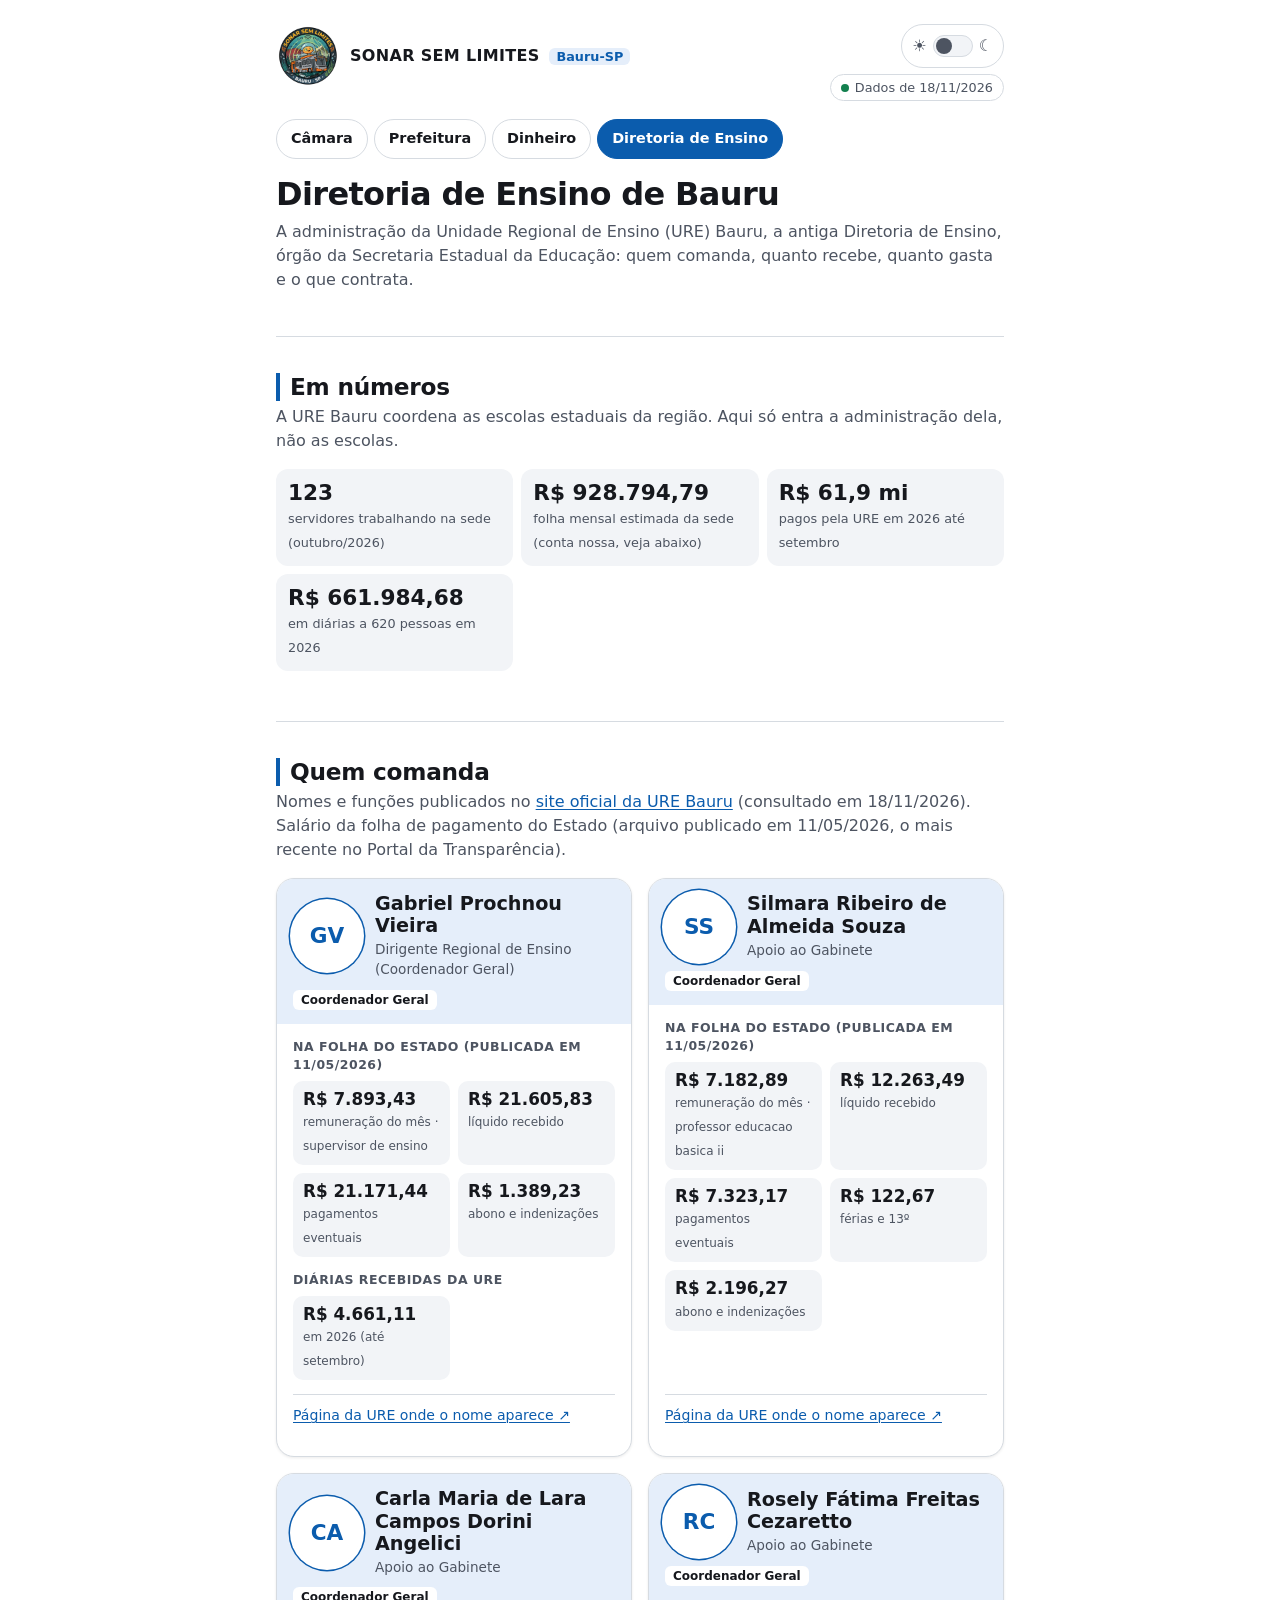
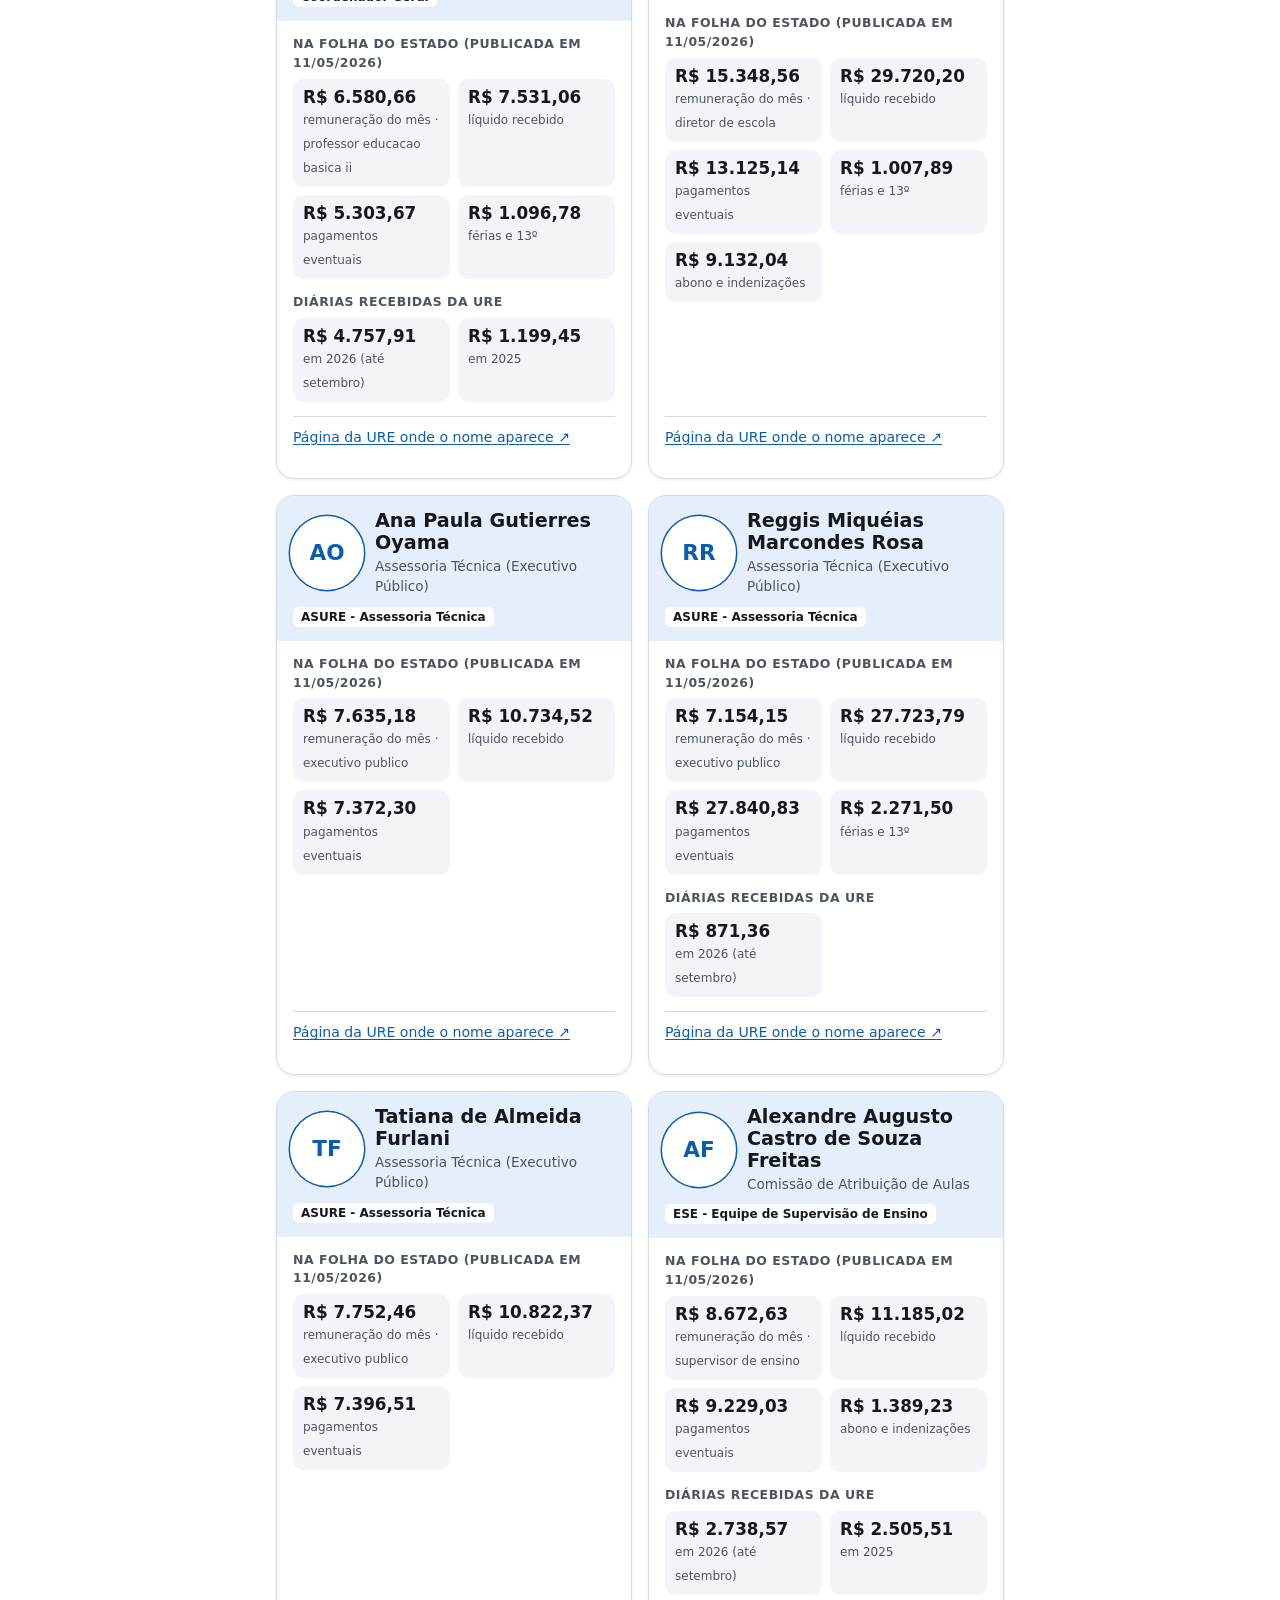
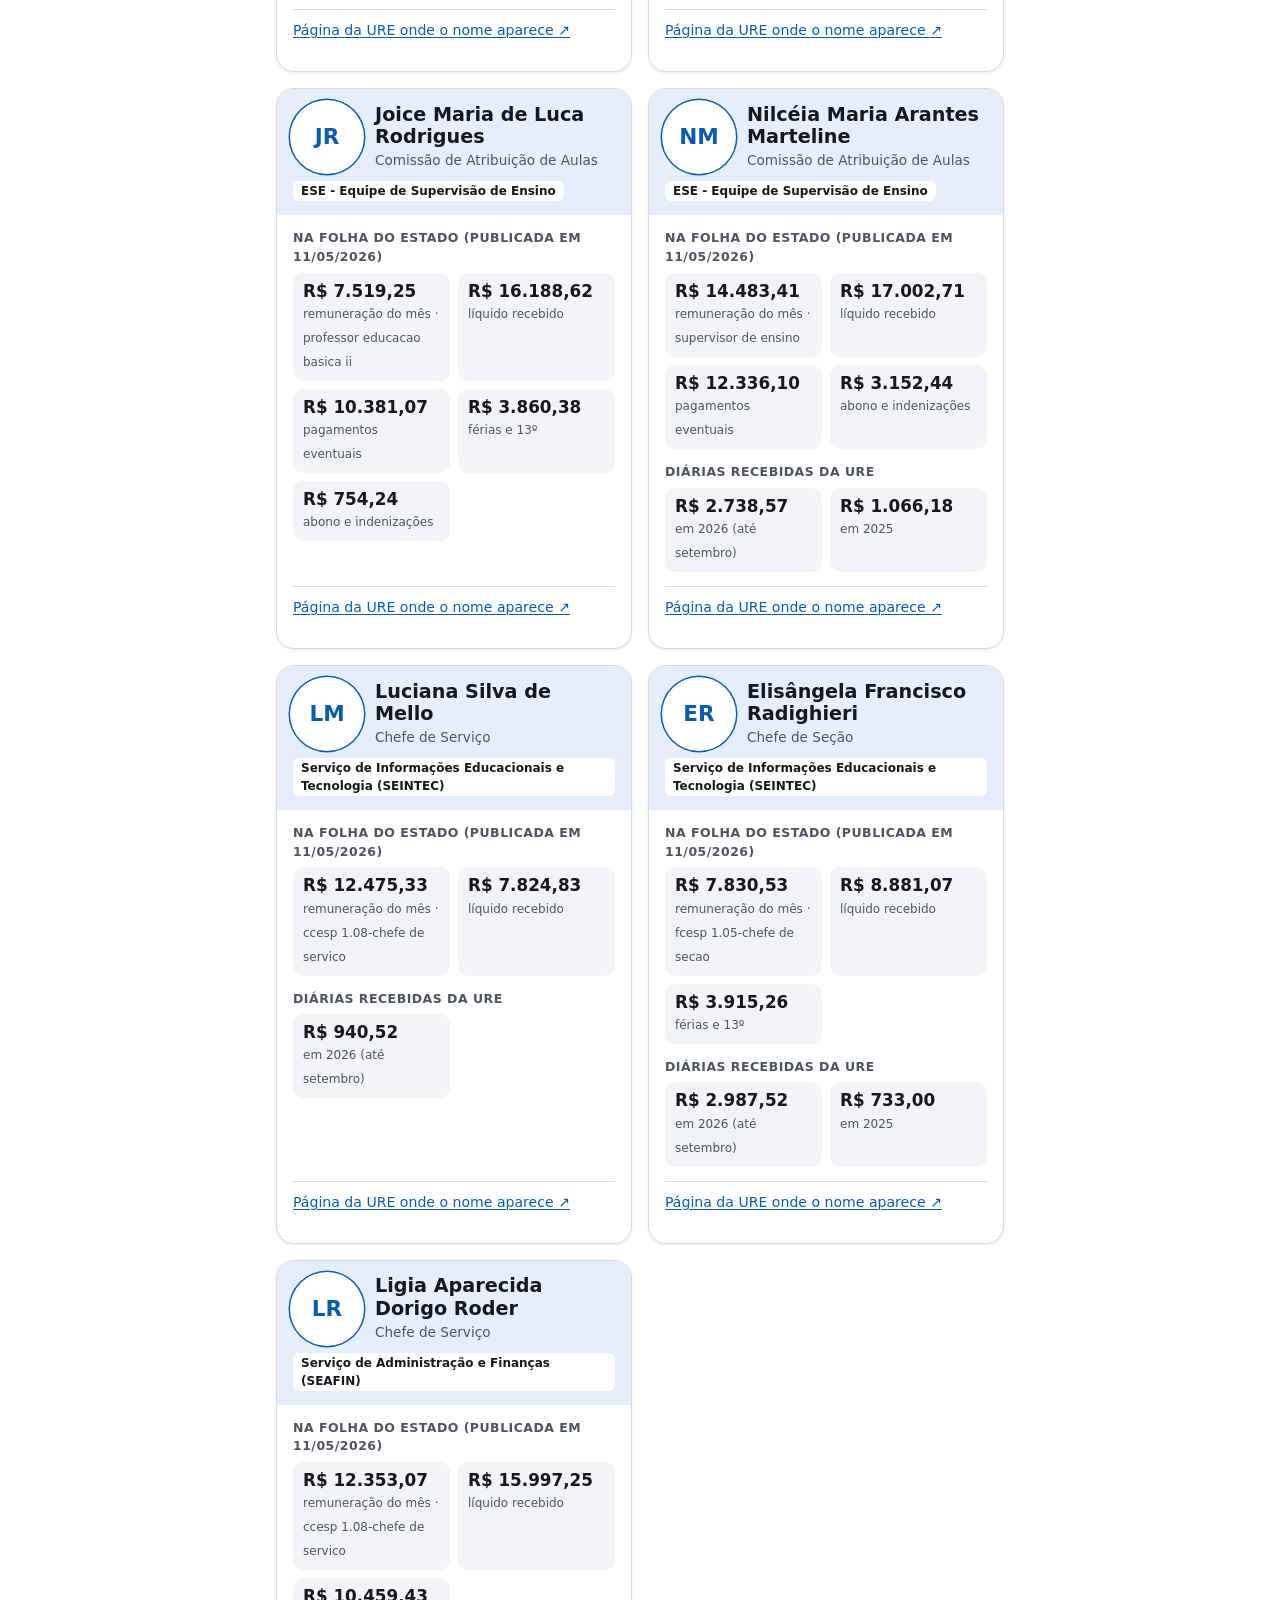
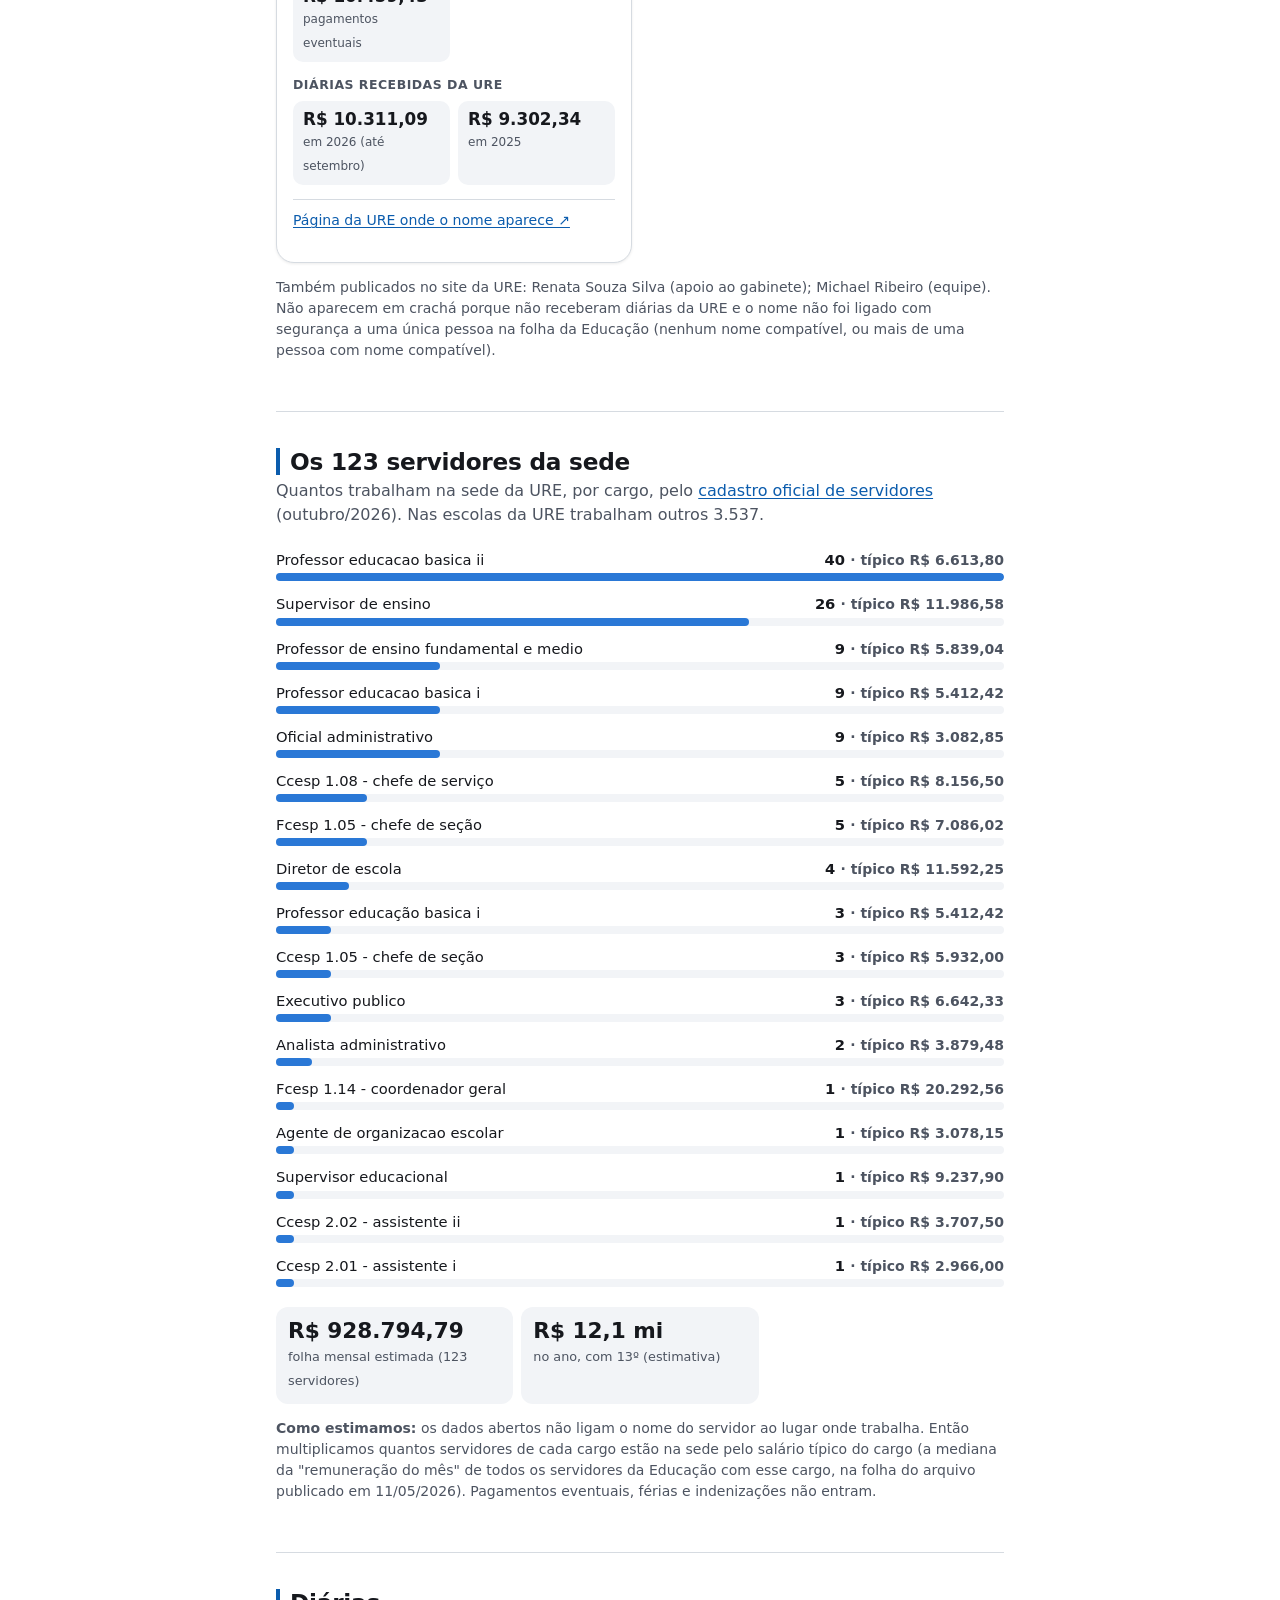
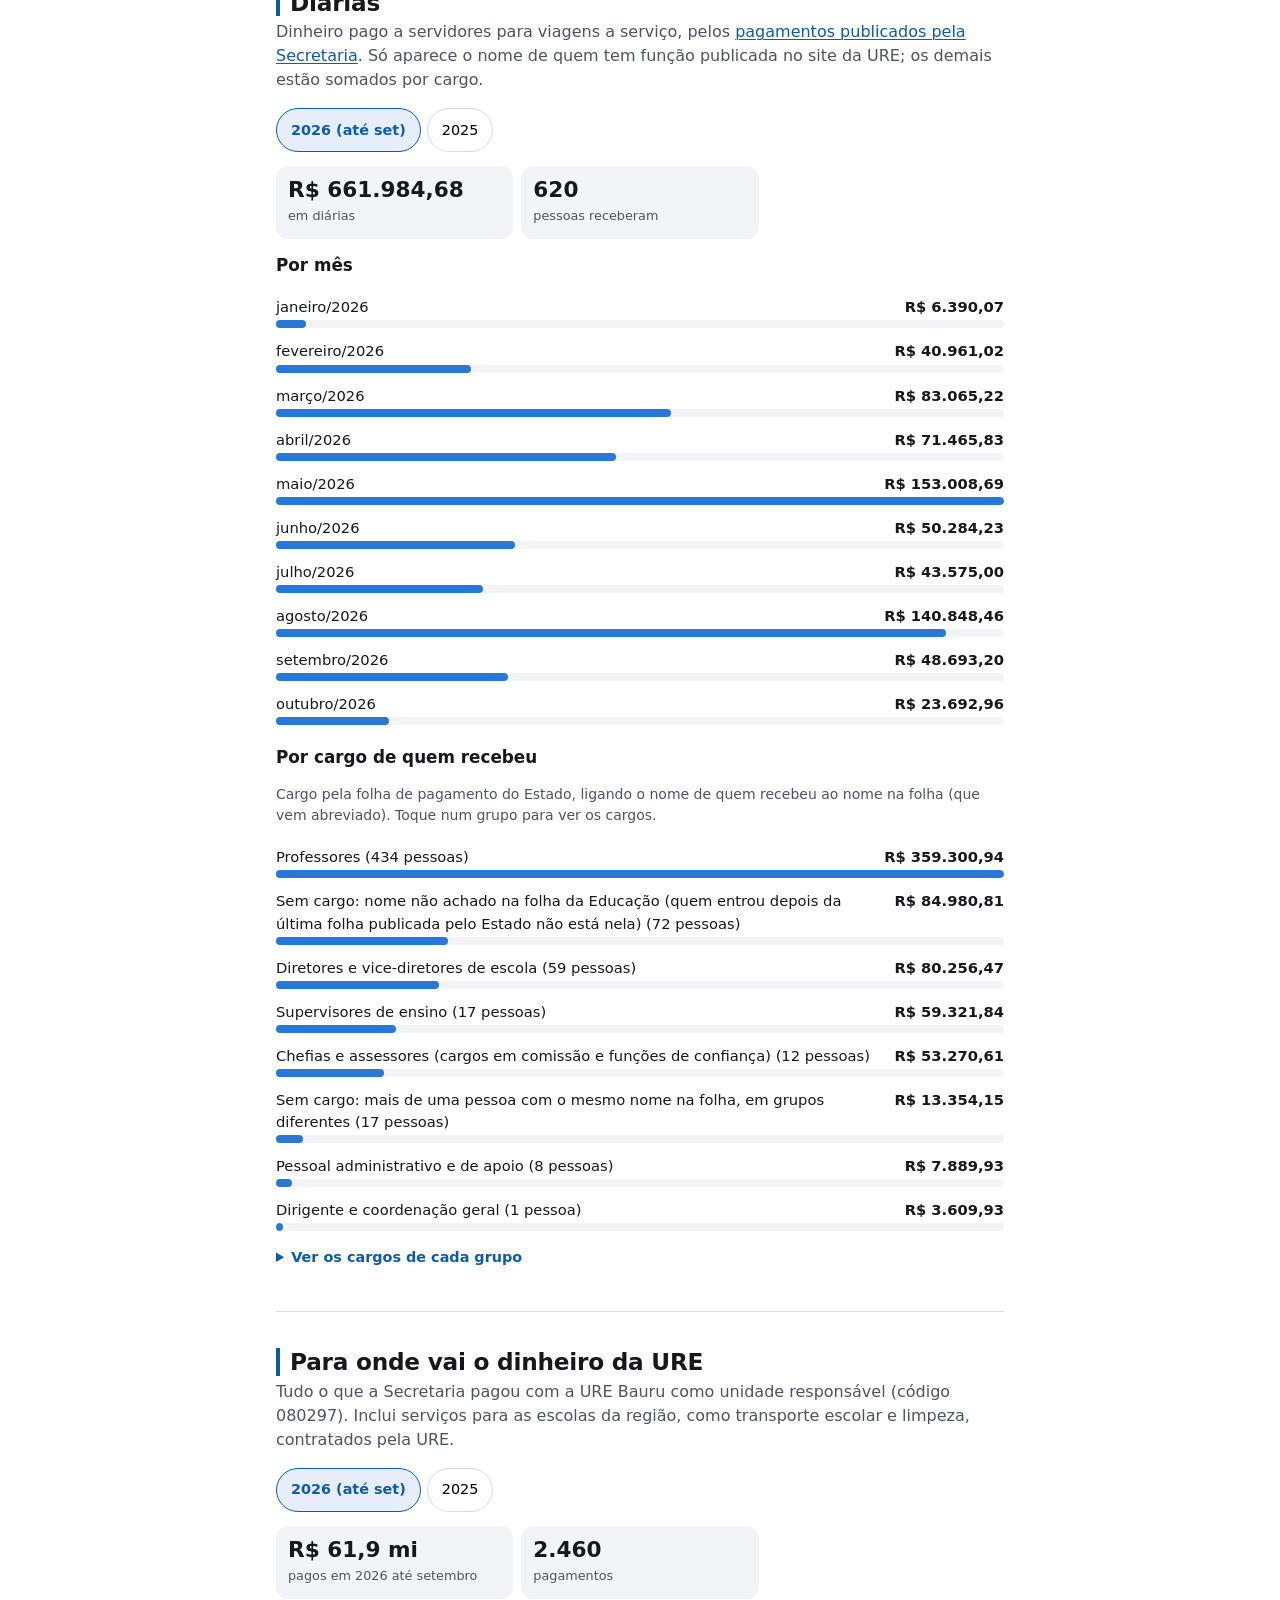
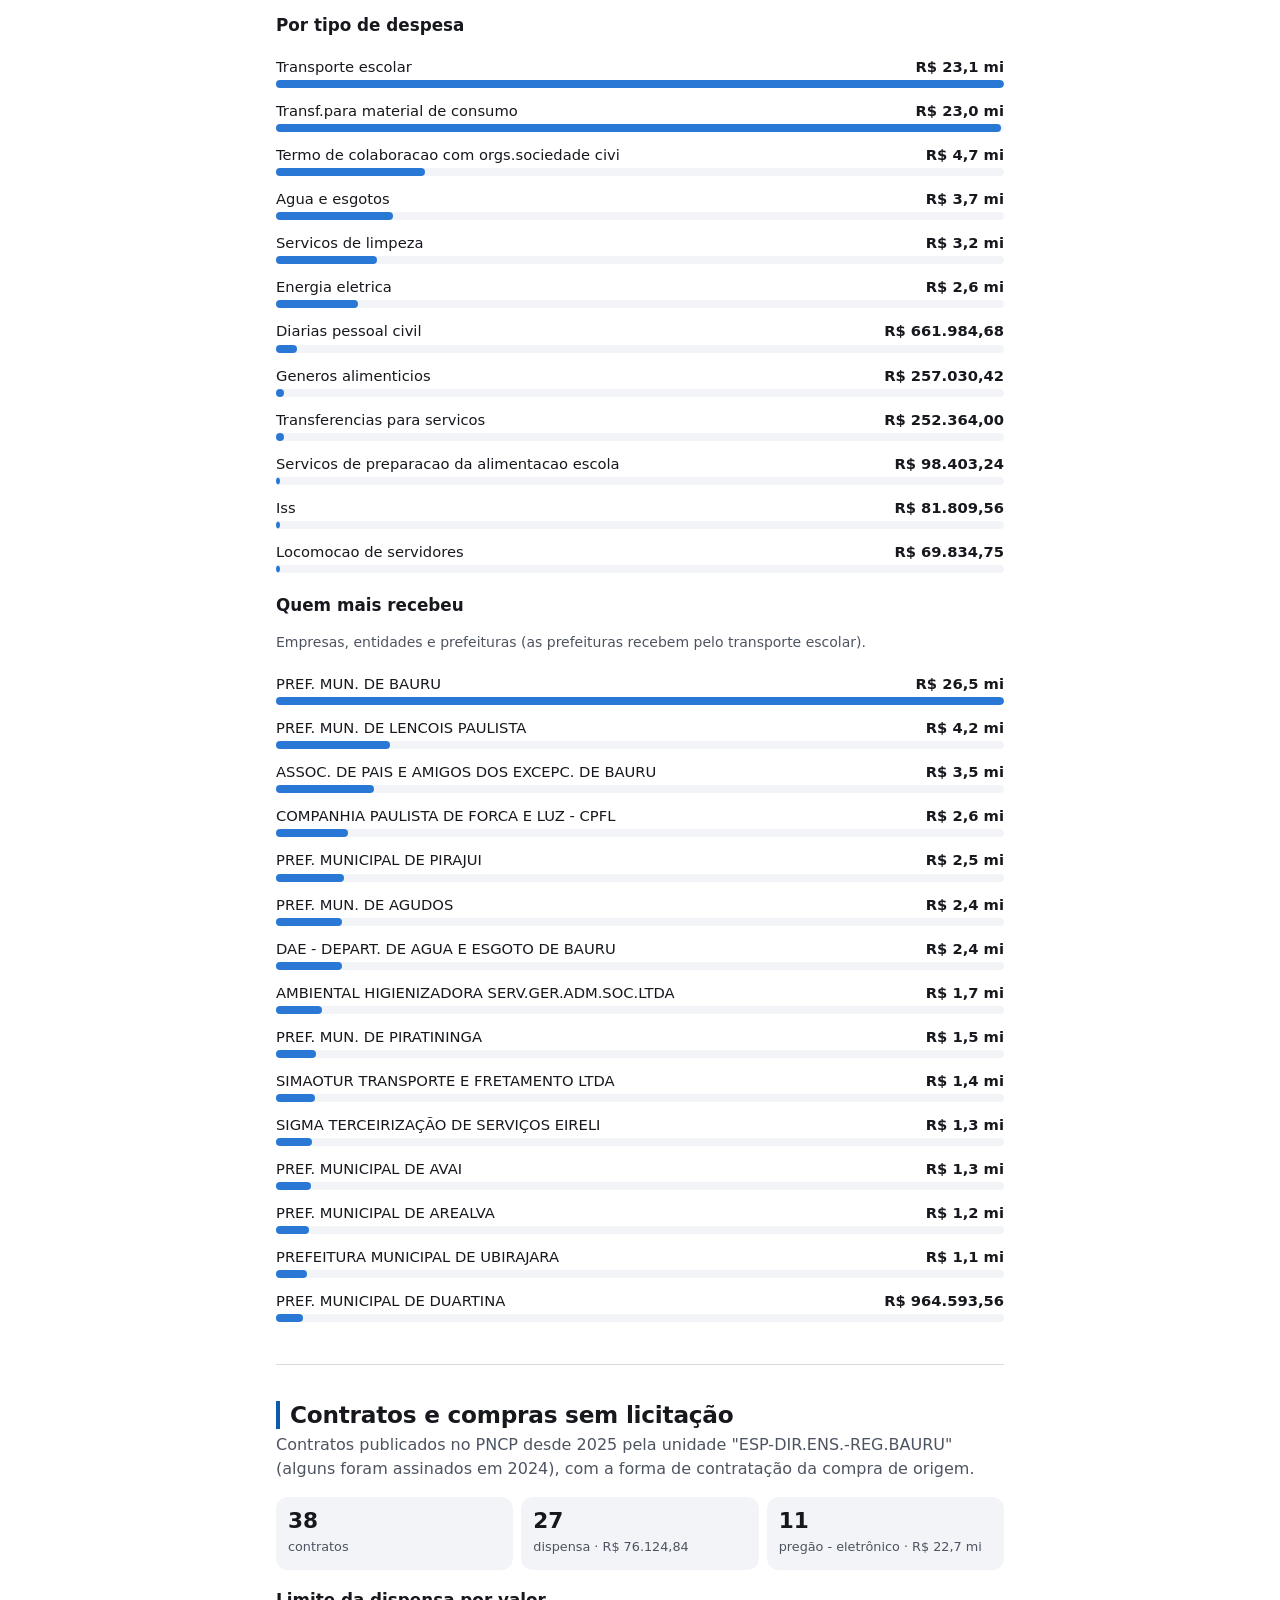
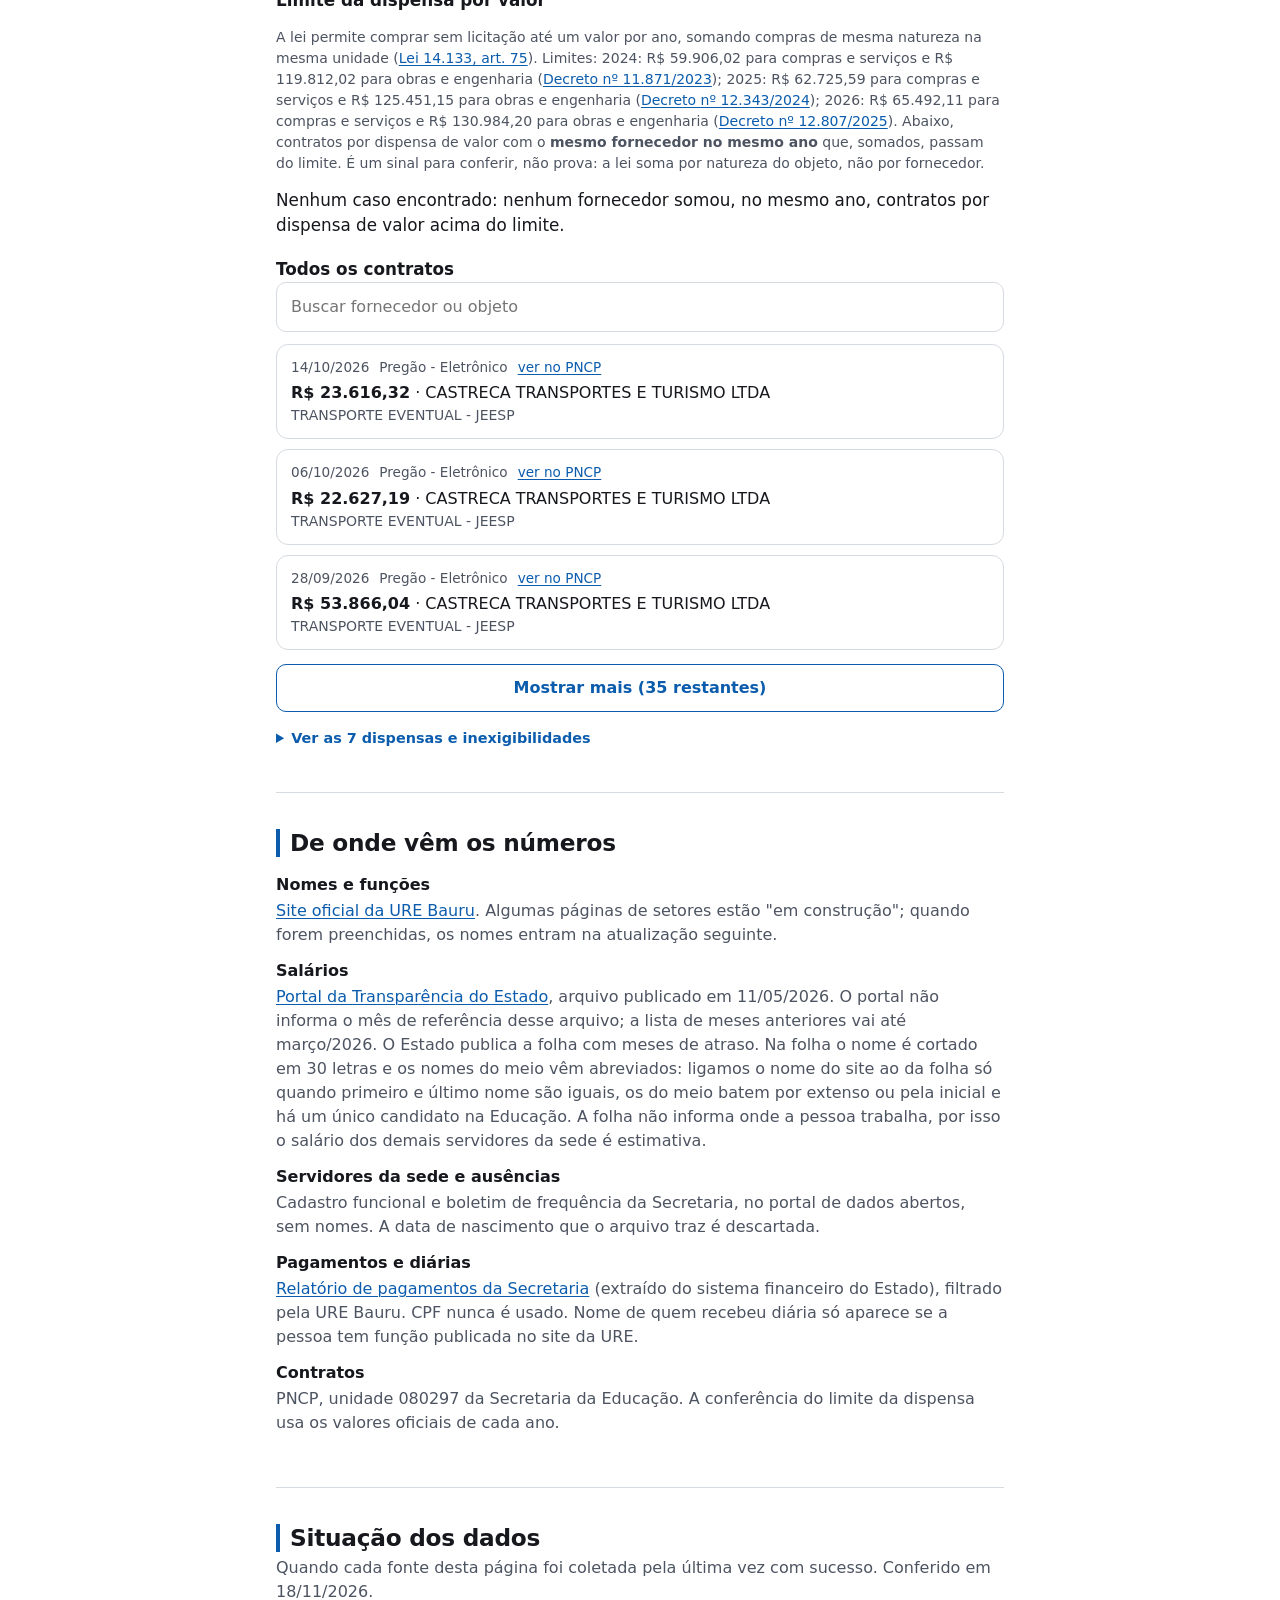
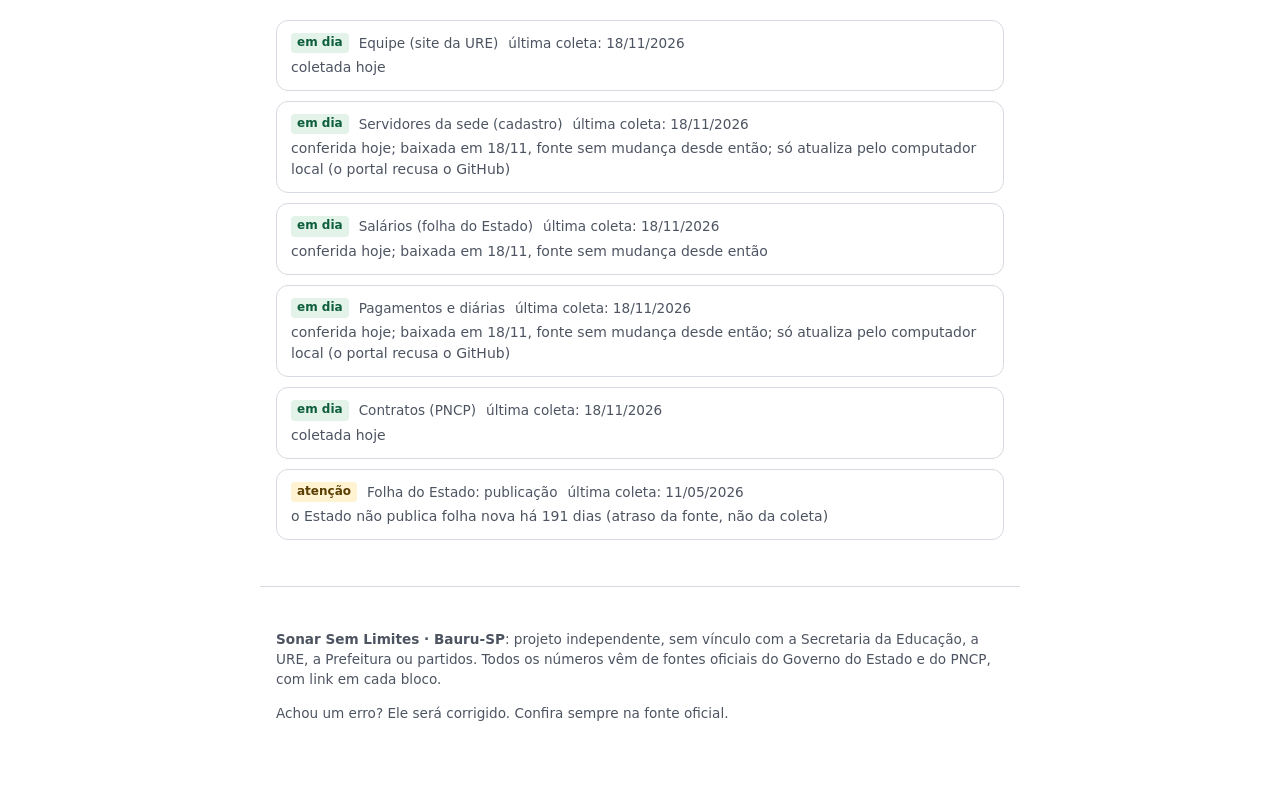
<file: site/diretoria.html>
<!doctype html>
<html lang="pt-BR" translate="no" data-theme="light">
<head>
<meta charset="utf-8">
<meta name="google" content="notranslate">
<meta name="viewport" content="width=device-width, initial-scale=1">
<title>Sonar Sem Limites · Bauru-SP · Diretoria de Ensino</title>
<meta name="description" content="A administração da Diretoria de Ensino (URE) de Bauru: quem comanda, quanto recebe, quanto gasta e o que contrata, só com dados oficiais.">
<link rel="icon" type="image/png" sizes="32x32" href="img/icone-32.png">
<link rel="apple-touch-icon" href="img/icone-180.png">
<meta property="og:title" content="Sonar Sem Limites · Bauru-SP · Diretoria de Ensino">
<meta property="og:description" content="A administração da Diretoria de Ensino (URE) de Bauru: quem comanda, quanto recebe, quanto gasta e o que contrata, só com dados oficiais.">
<meta property="og:image" content="https://info-public-coder.github.io/sonar-sem-limites/img/logo-512.png">
<meta property="og:type" content="website">
<meta name="theme-color" content="#0b5cad">
<link rel="stylesheet" href="estilo.css">
<script src="tema.js"></script>
</head>
<body>
<header>
  <div class="topo">
    <div class="marca"><button type="button" class="logo-botao" aria-haspopup="dialog" aria-label="Ver o logo em tamanho grande"><img class="logo" src="img/logo-192.png" width="56" height="56" alt=""></button><a class="marca-nome" href="index.html">SONAR SEM LIMITES <span class="cidade">Bauru-SP</span></a></div>
    <span class="vivo" id="vivo"><i></i><span>carregando…</span></span>
  </div>
  <nav class="menu"><a href="index.html">Câmara</a><a href="prefeitura.html">Prefeitura</a><a href="dinheiro.html">Dinheiro</a><a href="diretoria.html" aria-current="page">Diretoria de Ensino</a></nav>
  <h1>Diretoria de Ensino de Bauru</h1>
  <p class="sub" style="margin-top:8px">A administração da Unidade Regional de Ensino (URE) Bauru, a antiga Diretoria de Ensino, órgão da Secretaria Estadual da Educação: quem comanda, quanto recebe, quanto gasta e o que contrata.</p>
</header>

<main id="app">
  <noscript><p>Este site precisa de JavaScript para mostrar os dados.</p></noscript>
</main>

<footer>
  <p><b>Sonar Sem Limites · Bauru-SP</b>: projeto independente, sem vínculo com a Secretaria da Educação, a URE, a Prefeitura ou partidos.
  Todos os números vêm de fontes oficiais do Governo do Estado e do PNCP, com link em cada bloco.</p>
  <p>Achou um erro? Ele será corrigido. Confira sempre na fonte oficial.</p>
</footer>

<script src="diretoria.js"></script>
<script>
(function () {
  "use strict";
  var D = window.DIRETORIA;
  var app = document.getElementById("app");
  if (!D) {
    app.innerHTML = '<section><p class="vazio">Os dados ainda não foram gerados. Rode <code>python coleta_diretoria.py</code> e depois <code>python gerar_diretoria.py</code>.</p></section>';
    return;
  }
  var MESES = ["", "janeiro", "fevereiro", "março", "abril", "maio", "junho", "julho", "agosto", "setembro", "outubro", "novembro", "dezembro"];
  var MES_CURTO = ["", "jan", "fev", "mar", "abr", "mai", "jun", "jul", "ago", "set", "out", "nov", "dez"];
  function esc(s) { return String(s == null ? "" : s).replace(/[&<>"']/g, function (c) { return { "&": "&amp;", "<": "&lt;", ">": "&gt;", '"': "&quot;", "'": "&#39;" }[c]; }); }
  function norm(s) { return String(s || "").normalize("NFD").replace(/[̀-ͯ]/g, "").toLowerCase(); }
  function br(d) { if (!d) return ""; var p = String(d).slice(0, 10).split("-"); return p[2] + "/" + p[1] + "/" + p[0]; }
  function fmt(n) { return Number(n).toLocaleString("pt-BR"); }
  function reais(v) {
    if (Math.abs(v) >= 1e6) return "R$ " + (v / 1e6).toLocaleString("pt-BR", { minimumFractionDigits: 1, maximumFractionDigits: 1 }) + " mi";
    return "R$ " + Number(v).toLocaleString("pt-BR", { minimumFractionDigits: 2, maximumFractionDigits: 2 });
  }
  function mesAno(ym) { if (!ym) return ""; var p = ym.split("-"); return MESES[+p[1]] + "/" + p[0]; }
  function iniciais(n) { var p = String(n).trim().split(/\s+/); return (p[0][0] + (p.length > 1 ? p[p.length - 1][0] : "")).toUpperCase(); }
  function link(u, t) { return u ? '<a href="' + esc(u) + '" target="_blank" rel="noopener">' + esc(t) + "</a>" : esc(t); }
  function barras(pares, total, rotulo) {
    var max = Math.max.apply(null, pares.map(function (p) { return p[1]; }).concat([1]));
    return '<ul class="barras">' + pares.map(function (p) {
      return '<li><span class="rotulo">' + esc(p[0]) + '</span><span class="valor">' + (rotulo ? rotulo(p) : reais(p[1])) + "</span>" +
        '<span class="trilho"><i style="width:' + Math.max(0.5, p[1] / max * 100) + '%"></i></span></li>';
    }).join("") + "</ul>";
  }
  var anos = Object.keys(D.gastos || {}).sort().reverse();
  var estado = { ano: anos[0] };

  document.querySelector("#vivo span").textContent = "Dados de " + br((D.coleta || "").slice(0, 10));

  // ---------- topo
  var q = D.quadro, g0 = D.gastos[estado.ano];
  var h = '<section id="resumo"><h2>Em números</h2><p class="sub">A URE Bauru coordena as escolas estaduais da região. Aqui só entra a administração dela, não as escolas.</p><div class="tiles">' +
    (q ? '<div class="tile"><b>' + fmt(q.sede) + "</b><span>servidores trabalhando na sede (" + esc(mesAno(q.mes)) + ")</span></div>" +
      '<div class="tile"><b>' + reais(q.folha_estimada) + "</b><span>folha mensal estimada da sede (conta nossa, veja abaixo)</span></div>" : "") +
    (g0 ? '<div class="tile"><b>' + reais(g0.total) + "</b><span>pagos pela URE em " + esc(estado.ano) + " até " + MESES[g0.ate_mes] + "</span></div>" +
      '<div class="tile"><b>' + reais(g0.diarias.total) + "</b><span>em diárias a " + fmt(g0.diarias.pessoas) + " pessoas em " + esc(estado.ano) + "</span></div>" : "") +
    "</div></section>";

  // ---------- quem comanda
  var mesFolha = D.folha_publicada ? "arquivo publicado em " + br(D.folha_publicada) : "";
  function cracha(p) {
    var f = p.folha || [];
    var folha = f.length ? '<div><p class="rotulo">Na folha do Estado (publicada em ' + br(D.folha_publicada) + ")</p>" + f.map(function (x) {
      return '<div class="mini"><div><b>' + reais(x.remuneracao) + '</b><span>remuneração do mês · ' + esc(x.cargo.toLowerCase()) + "</span></div>" +
        "<div><b>" + reais(x.liquido) + "</b><span>líquido recebido</span></div>" +
        (x.eventuais ? "<div><b>" + reais(x.eventuais) + "</b><span>pagamentos eventuais</span></div>" : "") +
        (x.ferias_13 ? "<div><b>" + reais(x.ferias_13) + "</b><span>férias e 13º</span></div>" : "") +
        (x.indenizacoes > 0 ? "<div><b>" + reais(x.indenizacoes) + "</b><span>abono e indenizações</span></div>" : "") + "</div>";
    }).join("") + "</div>" : "";
    var dk = Object.keys(p.diarias || {}).sort().reverse();
    var diarias = dk.length ? '<div><p class="rotulo">Diárias recebidas da URE</p><div class="mini">' + dk.map(function (a) {
      return "<div><b>" + reais(p.diarias[a]) + "</b><span>em " + esc(a) + (D.gastos[a] && D.gastos[a].ate_mes < 12 ? " (até " + MESES[D.gastos[a].ate_mes] + ")" : "") + "</span></div>";
    }).join("") + "</div></div>" : "";
    return '<article class="cracha"><div class="faixa"><div class="id"><div class="foto" aria-hidden="true">' + esc(iniciais(p.nome)) + "</div>" +
      "<div><h3>" + esc(p.nome) + '</h3><div class="cargo">' + esc(p.funcao) + "</div></div></div>" +
      '<div class="pilulas"><span class="pilula clara">' + esc(p.setor) + "</span></div></div>" +
      '<div class="corpo">' + folha + diarias +
      '<p class="pe">' + link(p.fonte, "Página da URE onde o nome aparece ↗") + "</p></div></article>";
  }
  function temDado(p) { return (p.folha || []).length || Object.keys(p.diarias || {}).length; }
  var comDado = D.pessoas.filter(temDado), semDado = D.pessoas.filter(function (p) { return !temDado(p); });
  var semFolha = D.pessoas.filter(function (p) { return !(p.folha || []).length; }).length;
  h += '<section id="equipe"><h2>Quem comanda</h2><p class="sub">Nomes e funções publicados no ' + link(D.site_ure, "site oficial da URE Bauru") +
    " (consultado em " + br(D.equipe_coletada) + "). Salário da folha de pagamento do Estado (" + esc(mesFolha) + ", o mais recente no Portal da Transparência).</p>" +
    '<div class="grade">' + comDado.map(cracha).join("") + "</div>" +
    (semDado.length ? '<p class="pequeno">Também publicados no site da URE: ' + semDado.map(function (p) { return esc(p.nome) + " (" + esc(p.funcao.toLowerCase()) + ")"; }).join("; ") +
      ". Não aparecem em crachá porque não receberam diárias da URE e o nome não foi ligado com segurança a uma única pessoa na folha da Educação (nenhum nome compatível, ou mais de uma pessoa com nome compatível).</p>" : "") +
    (semFolha > semDado.length ? '<p class="pequeno">' + (semFolha - semDado.length) + (semFolha - semDado.length === 1 ? " crachá aparece" : " crachás aparecem") + " só com diárias pelo mesmo motivo: o nome não foi ligado com segurança à folha.</p>" : "") + "</section>";

  // ---------- servidores da sede
  if (q) {
    var comMed = q.cargos.filter(function (c) { return c.mediana; });
    h += '<section id="servidores"><h2>Os ' + fmt(q.sede) + " servidores da sede</h2>" +
      '<p class="sub">Quantos trabalham na sede da URE, por cargo, pelo ' + link(q.fonte, "cadastro oficial de servidores") + " (" + esc(mesAno(q.mes)) + "). Nas " + "escolas da URE trabalham outros " + fmt(q.escolas) + ".</p>" +
      barras(q.cargos.map(function (c) { return [c.cargo.charAt(0) + c.cargo.slice(1).toLowerCase(), c.n, c]; }), null, function (p) {
        return fmt(p[1]) + (p[2].mediana ? ' <span class="pequeno">· típico ' + reais(p[2].mediana) + "</span>" : "");
      }) +
      '<div class="tiles"><div class="tile"><b>' + reais(q.folha_estimada) + "</b><span>folha mensal estimada (" + fmt(q.cobertos) + " servidores)</span></div>" +
      '<div class="tile"><b>' + reais(q.folha_estimada * 13) + "</b><span>no ano, com 13º (estimativa)</span></div></div>" +
      '<p class="pequeno"><b>Como estimamos:</b> os dados abertos não ligam o nome do servidor ao lugar onde trabalha. Então multiplicamos quantos servidores de cada cargo estão na sede pelo salário típico do cargo (a mediana da "remuneração do mês" de todos os servidores da Educação com esse cargo, na folha do ' + esc(mesFolha) + "). Pagamentos eventuais, férias e indenizações não entram." +
      (q.fora ? " " + fmt(q.fora) + " servidores de cargos sem salário típico na folha ficaram fora da soma." : "") + "</p></section>";
  }

  // ---------- abas de ano (diarias e gastos)
  function abas(id) {
    return anos.length > 1 ? '<div class="abas" data-abas="' + id + '">' + anos.map(function (a) {
      return '<button type="button" data-ano="' + a + '" aria-pressed="' + (a === estado.ano) + '">' + a + (D.gastos[a].ate_mes < 12 ? " (até " + MES_CURTO[D.gastos[a].ate_mes] + ")" : "") + "</button>";
    }).join("") + "</div>" : "";
  }
  h += '<section id="diarias"><h2>Diárias</h2><p class="sub">Dinheiro pago a servidores para viagens a serviço, pelos ' + link(D.pagamentos_fonte, "pagamentos publicados pela Secretaria") + ". Só aparece o nome de quem tem função publicada no site da URE; os demais estão somados por cargo.</p>" + abas("d") + '<div id="corpoDiarias"></div></section>';
  h += '<section id="gastos"><h2>Para onde vai o dinheiro da URE</h2><p class="sub">Tudo o que a Secretaria pagou com a URE Bauru como unidade responsável (código 080297). Inclui serviços para as escolas da região, como transporte escolar e limpeza, contratados pela URE.</p>' + abas("g") + '<div id="corpoGastos"></div></section>';

  // ---------- contratos e regua da dispensa
  var lim = D.limites;
  var porVia = {}, valorVia = {};
  D.contratos.forEach(function (c) { porVia[c.via] = (porVia[c.via] || 0) + 1; valorVia[c.via] = (valorVia[c.via] || 0) + (c.valor || 0); });
  h += '<section id="contratos"><h2>Contratos e compras sem licitação</h2><p class="sub">Contratos publicados no PNCP desde 2025 pela unidade "ESP-DIR.ENS.-REG.BAURU" (alguns foram assinados em 2024), com a forma de contratação da compra de origem.</p>' +
    '<div class="tiles"><div class="tile"><b>' + fmt(D.contratos.length) + "</b><span>contratos</span></div>" +
    Object.keys(porVia).sort(function (a, b) { return porVia[b] - porVia[a]; }).map(function (v) {
      return '<div class="tile"><b>' + fmt(porVia[v]) + "</b><span>" + esc(v.toLowerCase()) + " · " + reais(valorVia[v]) + "</span></div>";
    }).join("") + "</div>" +
    "<h3 style=\"margin-top:18px\">Limite da dispensa por valor</h3>" +
    '<p class="pequeno">A lei permite comprar sem licitação até um valor por ano, somando compras de mesma natureza na mesma unidade (' + link(D.lei_14133, "Lei 14.133, art. 75") + "). Limites: " +
    Object.keys(lim).sort().map(function (a) { return a + ": " + reais(lim[a].II) + " para compras e serviços e " + reais(lim[a].I) + " para obras e engenharia (" + link(lim[a].link, lim[a].decreto) + ")"; }).join("; ") + ". " +
    "Abaixo, contratos por dispensa de valor com o <b>mesmo fornecedor no mesmo ano</b> que, somados, passam do limite. É um sinal para conferir, não prova: a lei soma por natureza do objeto, não por fornecedor.</p>" +
    (D.alertas.length ? '<ul class="lista">' + D.alertas.map(function (a) {
      return '<li class="item"><h3>' + esc(a.fornecedor) + ' <span class="pequeno num">— ' + a.ano + "</span></h3>" +
        '<div class="meta"><span>Soma: <b>' + reais(a.soma) + "</b></span><span>Limite " + a.ano + ": " + reais(a.limite) + " (" + link(a.link_decreto, a.decreto) + ")</span></div>" +
        "<ul>" + a.contratos.map(function (c) { return "<li>" + br(c.data) + " · " + link(c.link, reais(c.valor)) + ": " + esc(c.objeto) + "</li>"; }).join("") + "</ul></li>";
    }).join("") + "</ul>" : '<p class="destaque">Nenhum caso encontrado: nenhum fornecedor somou, no mesmo ano, contratos por dispensa de valor acima do limite.</p>') +
    '<h3 style="margin-top:18px">Todos os contratos</h3><input class="busca" id="qContr" type="search" placeholder="Buscar fornecedor ou objeto" autocomplete="off"><div id="listaContr" style="margin-top:12px"></div>' +
    (D.diretas.length ? '<details style="margin-top:12px"><summary>Ver as ' + fmt(D.diretas.length) + " dispensas e inexigibilidades</summary><ul>" + D.diretas.map(function (d) {
      return "<li>" + br(d.data) + " · " + esc(d.modalidade) + (d.amparo ? " (" + esc(d.amparo) + ")" : "") + " · " + link(d.link, reais(d.valor || 0)) + ": " + esc(d.objeto) + "</li>";
    }).join("") + "</ul></details>" : "") + "</section>";

  // ---------- ausencias
  var A = D.ausencias;
  if (A) {
    var taxa = A.bauru.dias / A.bauru.dias_mes;
    var tipos = Object.keys(A.bauru.tipos).map(function (k) { return [k, A.bauru.tipos[k]]; }).filter(function (p) { return p[1] > 0; }).sort(function (a, b) { return b[1] - a[1]; });
    h += '<section id="ausencias"><h2>Ausências na sede</h2><p class="sub">Dias de ausência dos servidores da sede da URE em ' + esc(mesAno(A.mes)) + ", pelo " + link(A.fonte, "boletim de frequência da Secretaria") + " (sem nomes).</p>" +
      '<div class="tiles"><div class="tile"><b>' + (taxa * 100).toLocaleString("pt-BR", { maximumFractionDigits: 1 }) + "%</b><span>dos dias do mês foram de ausência (" + fmt(A.bauru.dias) + " de " + fmt(A.bauru.dias_mes) + ", " + fmt(A.bauru.servidores) + " servidores)</span></div>" +
      '<div class="tile"><b>' + (A.outras_sedes.mediana_taxa * 100).toLocaleString("pt-BR", { maximumFractionDigits: 1 }) + "%</b><span>na sede típica das " + fmt(A.outras_sedes.quantidade) + " URE do Estado (mediana)</span></div></div>" +
      (tipos.length ? barras(tipos, null, function (p) { return fmt(p[1]) + (p[1] === 1 ? " dia" : " dias"); }) : "") +
      '<p class="pequeno">Licenças (prêmio, gestante, saúde) são direitos e entram na conta como ausência. Falta injustificada é a única que o próprio registro aponta como sem justificativa.</p></section>';
  }

  // ---------- fontes
  h += '<section class="transp"><h2>De onde vêm os números</h2><dl>' +
    "<dt>Nomes e funções</dt><dd>" + link(D.site_ure, "Site oficial da URE Bauru") + ". Algumas páginas de setores estão \"em construção\"; quando forem preenchidas, os nomes entram na atualização seguinte.</dd>" +
    "<dt>Salários</dt><dd>" + link(D.folha_fonte, "Portal da Transparência do Estado") + ", " + esc(mesFolha) + ". O portal não informa o mês de referência desse arquivo; a lista de meses anteriores vai até março/2026. O Estado publica a folha com meses de atraso. Na folha o nome é cortado em 30 letras e os nomes do meio vêm abreviados: ligamos o nome do site ao da folha só quando primeiro e último nome são iguais, os do meio batem por extenso ou pela inicial e há um único candidato na Educação. A folha não informa onde a pessoa trabalha, por isso o salário dos demais servidores da sede é estimativa.</dd>" +
    "<dt>Servidores da sede e ausências</dt><dd>Cadastro funcional e boletim de frequência da Secretaria, no portal de dados abertos, sem nomes. A data de nascimento que o arquivo traz é descartada.</dd>" +
    "<dt>Pagamentos e diárias</dt><dd>" + link(D.pagamentos_fonte, "Relatório de pagamentos da Secretaria") + " (extraído do sistema financeiro do Estado), filtrado pela URE Bauru. CPF nunca é usado. Nome de quem recebeu diária só aparece se a pessoa tem função publicada no site da URE.</dd>" +
    "<dt>Contratos</dt><dd>PNCP, unidade 080297 da Secretaria da Educação. A conferência do limite da dispensa usa os valores oficiais de cada ano.</dd>" +
    (D.falhas && D.falhas.length ? "<dt>Última coleta</dt><dd>Não atualizou: " + esc(D.falhas.join(", ")) + ". Esses blocos mostram a coleta anterior.</dd>" : "") +
    "</dl></section>";

  app.innerHTML = h;

  // ---------- partes que mudam com o ano
  function desenharAno() {
    var g = D.gastos[estado.ano];
    if (!g) return;
    var d = g.diarias;
    document.getElementById("corpoDiarias").innerHTML =
      '<div class="tiles"><div class="tile"><b>' + reais(d.total) + "</b><span>em diárias</span></div>" +
      '<div class="tile"><b>' + fmt(d.pessoas) + "</b><span>pessoas receberam</span></div></div>" +
      "<h3>Por mês</h3>" + barras(d.por_mes.map(function (p) { return [mesAno(p[0]), p[1]]; })) +
      '<h3 style="margin-top:14px">Por cargo de quem recebeu</h3>' +
      '<p class="pequeno">Cargo pela folha de pagamento do Estado, ligando o nome de quem recebeu ao nome na folha (que vem abreviado). Toque num grupo para ver os cargos.</p>' +
      barras((d.por_grupo || []).map(function (gr) { return [gr[0] + " (" + fmt(gr[2]) + (gr[2] === 1 ? " pessoa)" : " pessoas)"), gr[1]]; })) +
      '<details style="margin-top:6px"><summary>Ver os cargos de cada grupo</summary>' +
      (d.por_grupo || []).map(function (gr) {
        return '<p class="rotulo" style="margin:12px 0 0">' + esc(gr[0]) + "</p>" +
          barras(gr[3].map(function (p) { return [p[0].charAt(0) + p[0].slice(1).toLowerCase() + " (" + p[2] + (p[2] === 1 ? " pessoa)" : " pessoas)"), p[1]]; }));
      }).join("") + "</details>";
    document.getElementById("corpoGastos").innerHTML =
      '<div class="tiles"><div class="tile"><b>' + reais(g.total) + "</b><span>pagos em " + esc(estado.ano) + " até " + MESES[g.ate_mes] + "</span></div>" +
      '<div class="tile"><b>' + fmt(g.pagamentos) + "</b><span>pagamentos</span></div></div>" +
      "<h3>Por tipo de despesa</h3>" + barras(g.natureza.slice(0, 12)) +
      '<h3 style="margin-top:14px">Quem mais recebeu</h3><p class="pequeno">Empresas, entidades e prefeituras (as prefeituras recebem pelo transporte escolar).</p>' + barras(g.credores.slice(0, 15));
  }
  Array.prototype.forEach.call(document.querySelectorAll("[data-abas] button"), function (b) {
    b.addEventListener("click", function () {
      estado.ano = b.getAttribute("data-ano");
      Array.prototype.forEach.call(document.querySelectorAll("[data-abas] button"), function (x) { x.setAttribute("aria-pressed", String(x.getAttribute("data-ano") === estado.ano)); });
      desenharAno();
    });
  });
  desenharAno();

  function desenharContratos() {
    var qq = norm(document.getElementById("qContr").value);
    var lista = D.contratos.filter(function (c) { return !qq || norm(c.fornecedor + " " + c.objeto).indexOf(qq) >= 0; });
    var el = document.getElementById("listaContr");
    if (!lista.length) { el.innerHTML = '<p class="vazio">Nada encontrado.</p>'; return; }
    var mostrados = 0, ul = document.createElement("ul"), btn = document.createElement("button");
    ul.className = "lista"; btn.className = "mais"; btn.type = "button";
    el.innerHTML = ""; el.appendChild(ul); el.appendChild(btn);
    function mais() {
      var n = mostrados ? 10 : 3;                // 3 itens de inicio; depois 10 por clique
      ul.insertAdjacentHTML("beforeend", lista.slice(mostrados, mostrados + n).map(function (c) {
        return '<li class="item"><div class="meta"><span>' + br(c.data) + "</span><span>" + esc(c.via) + "</span><span>" + link(c.link, "ver no PNCP") + "</span></div>" +
          "<p><b>" + reais(c.valor) + "</b> · " + esc(c.fornecedor) + (c.pf ? ' <span class="tag">pessoa física</span>' : "") + "</p><p class=\"pequeno\">" + esc(c.objeto) + "</p></li>";
      }).join(""));
      mostrados += n; btn.hidden = mostrados >= lista.length;
      btn.textContent = "Mostrar mais (" + fmt(lista.length - mostrados) + " restantes)";
    }
    btn.onclick = mais; mais();
  }
  document.getElementById("qContr").addEventListener("input", desenharContratos);
  desenharContratos();
})();
</script>
<script src="situacao.js"></script>
</body>
</html>
</file>
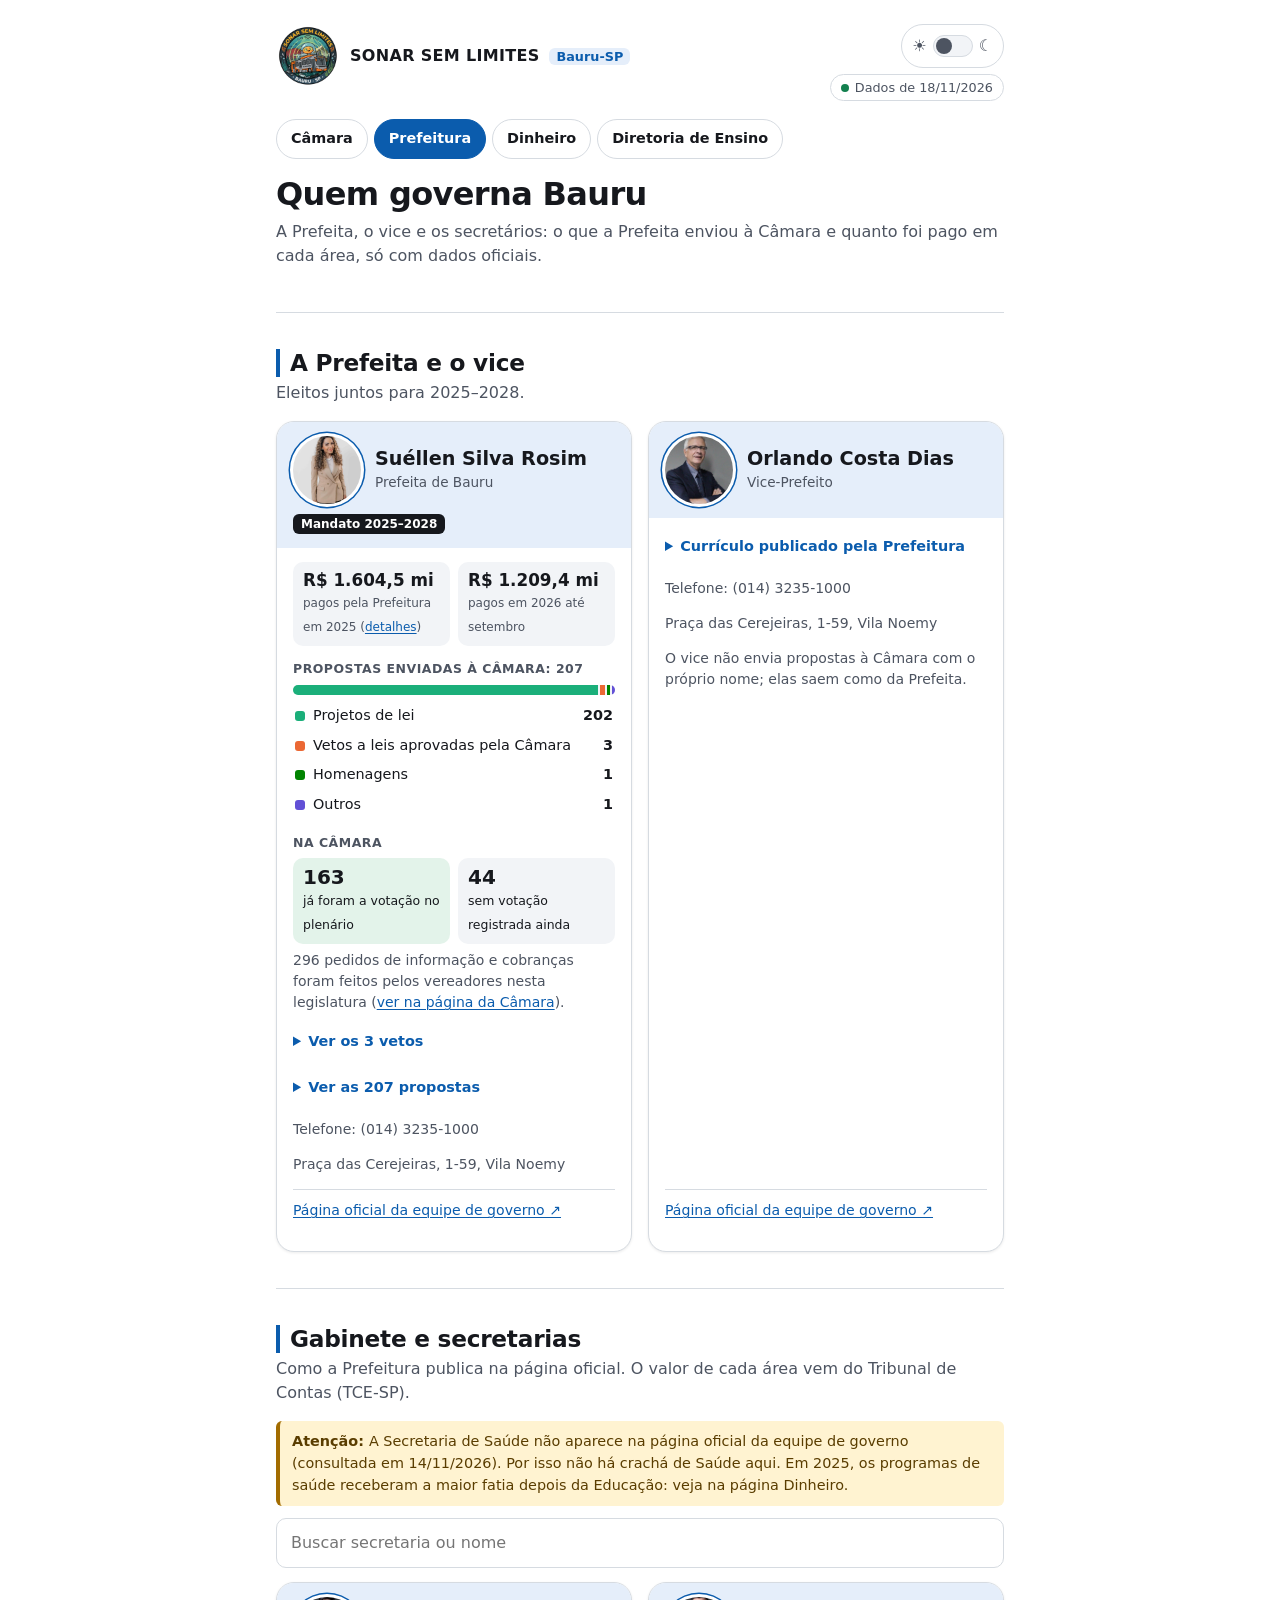
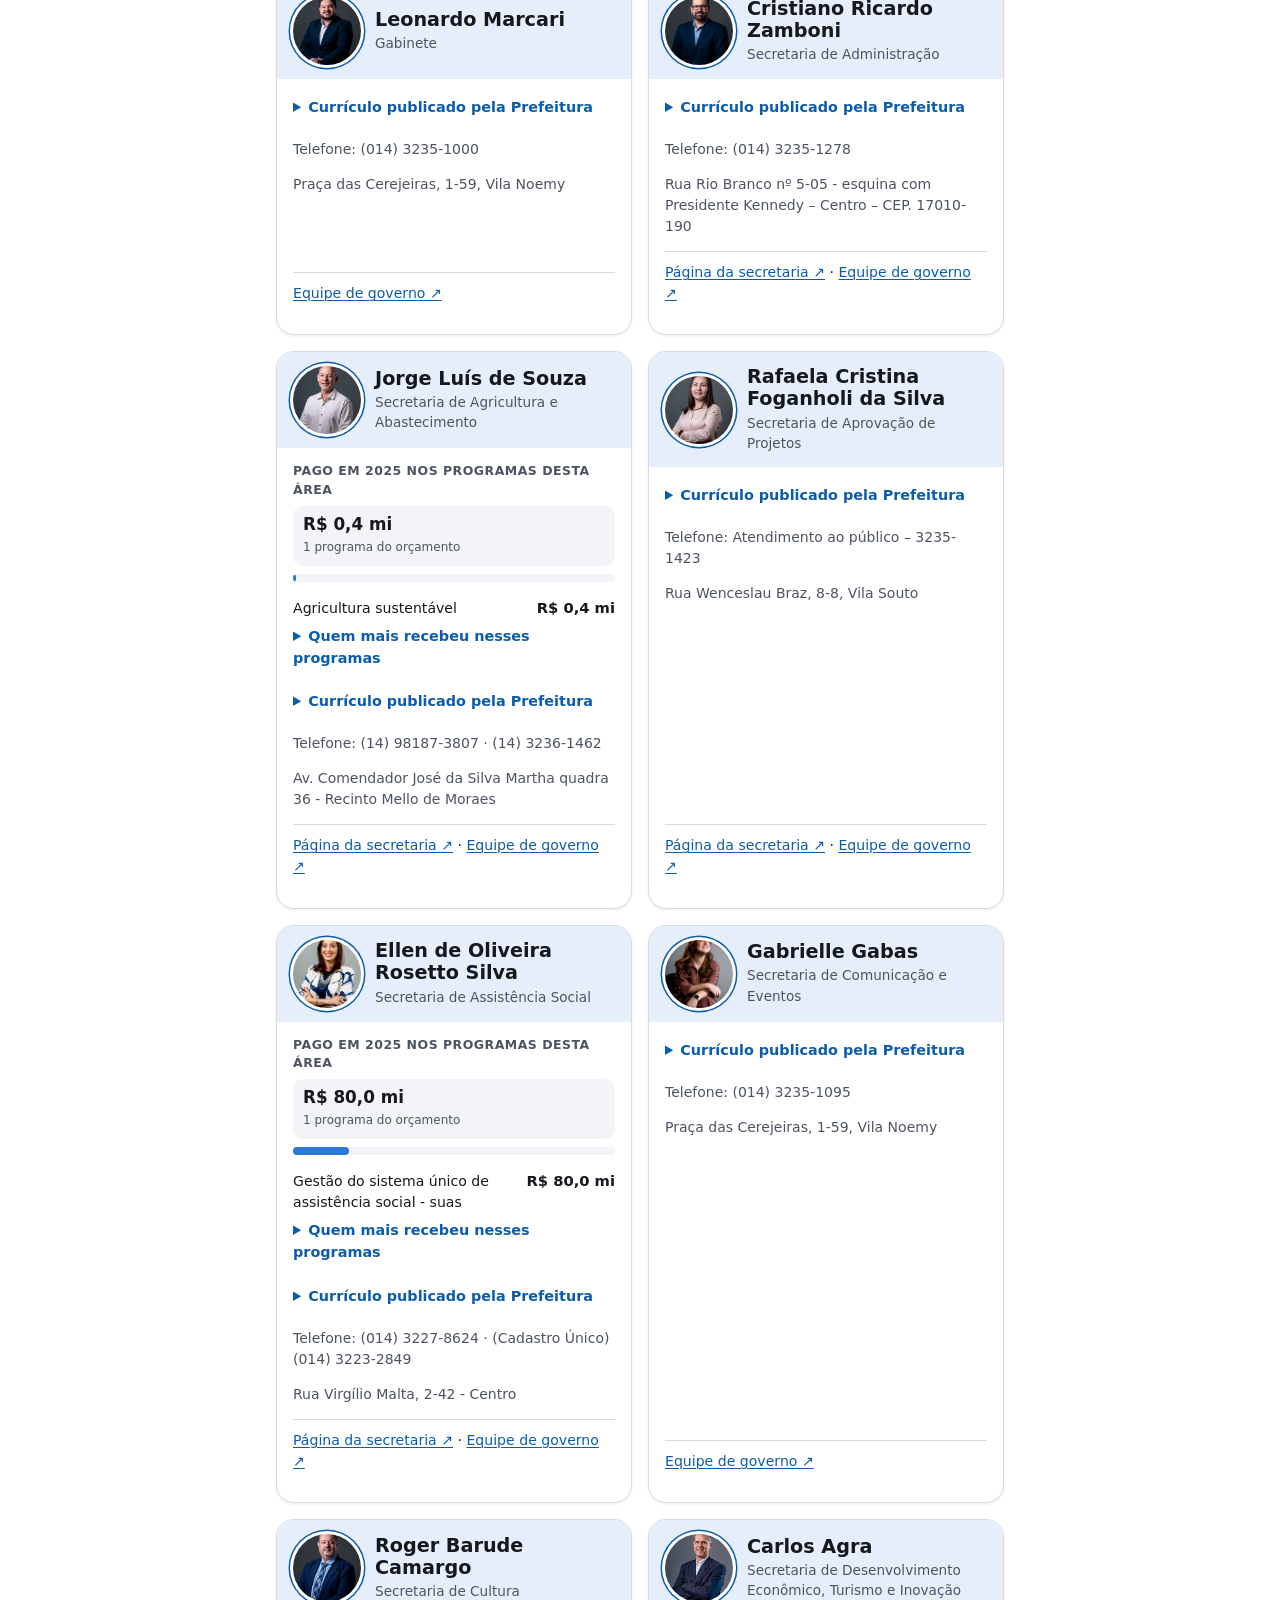
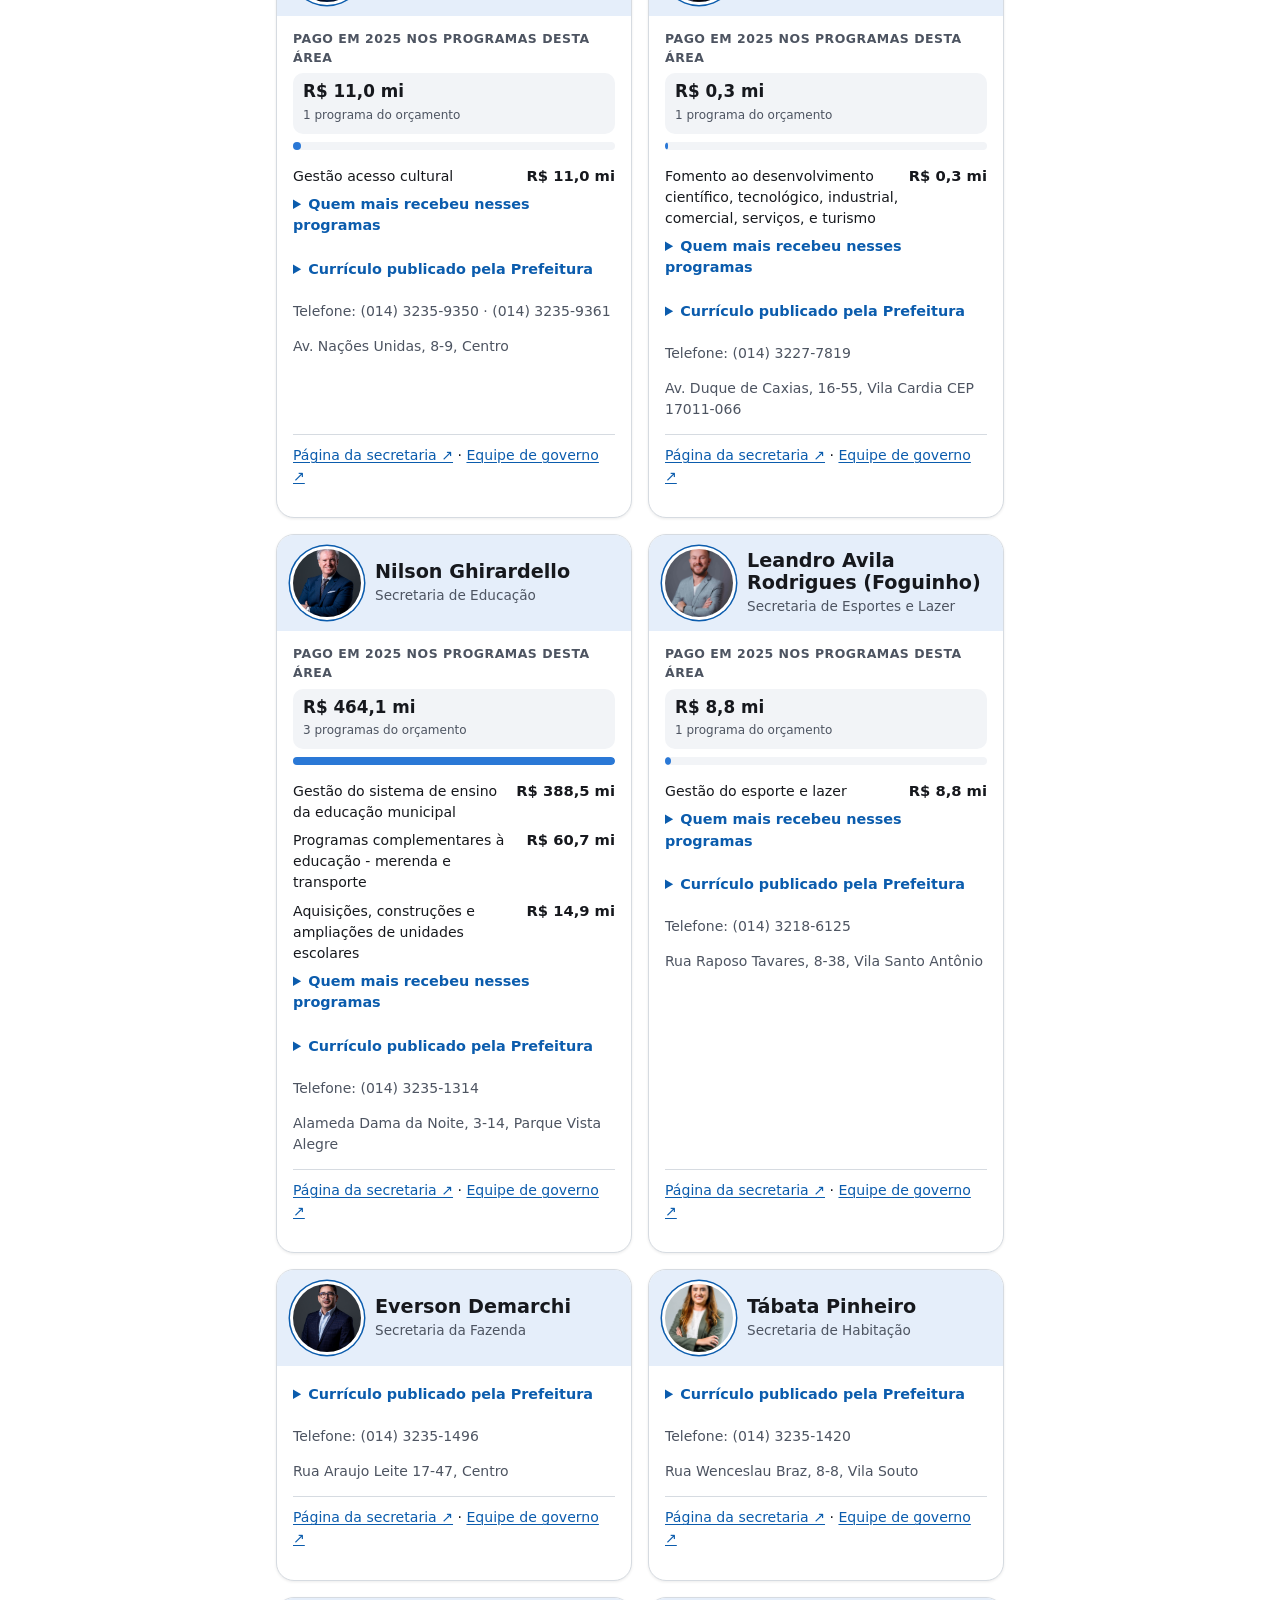
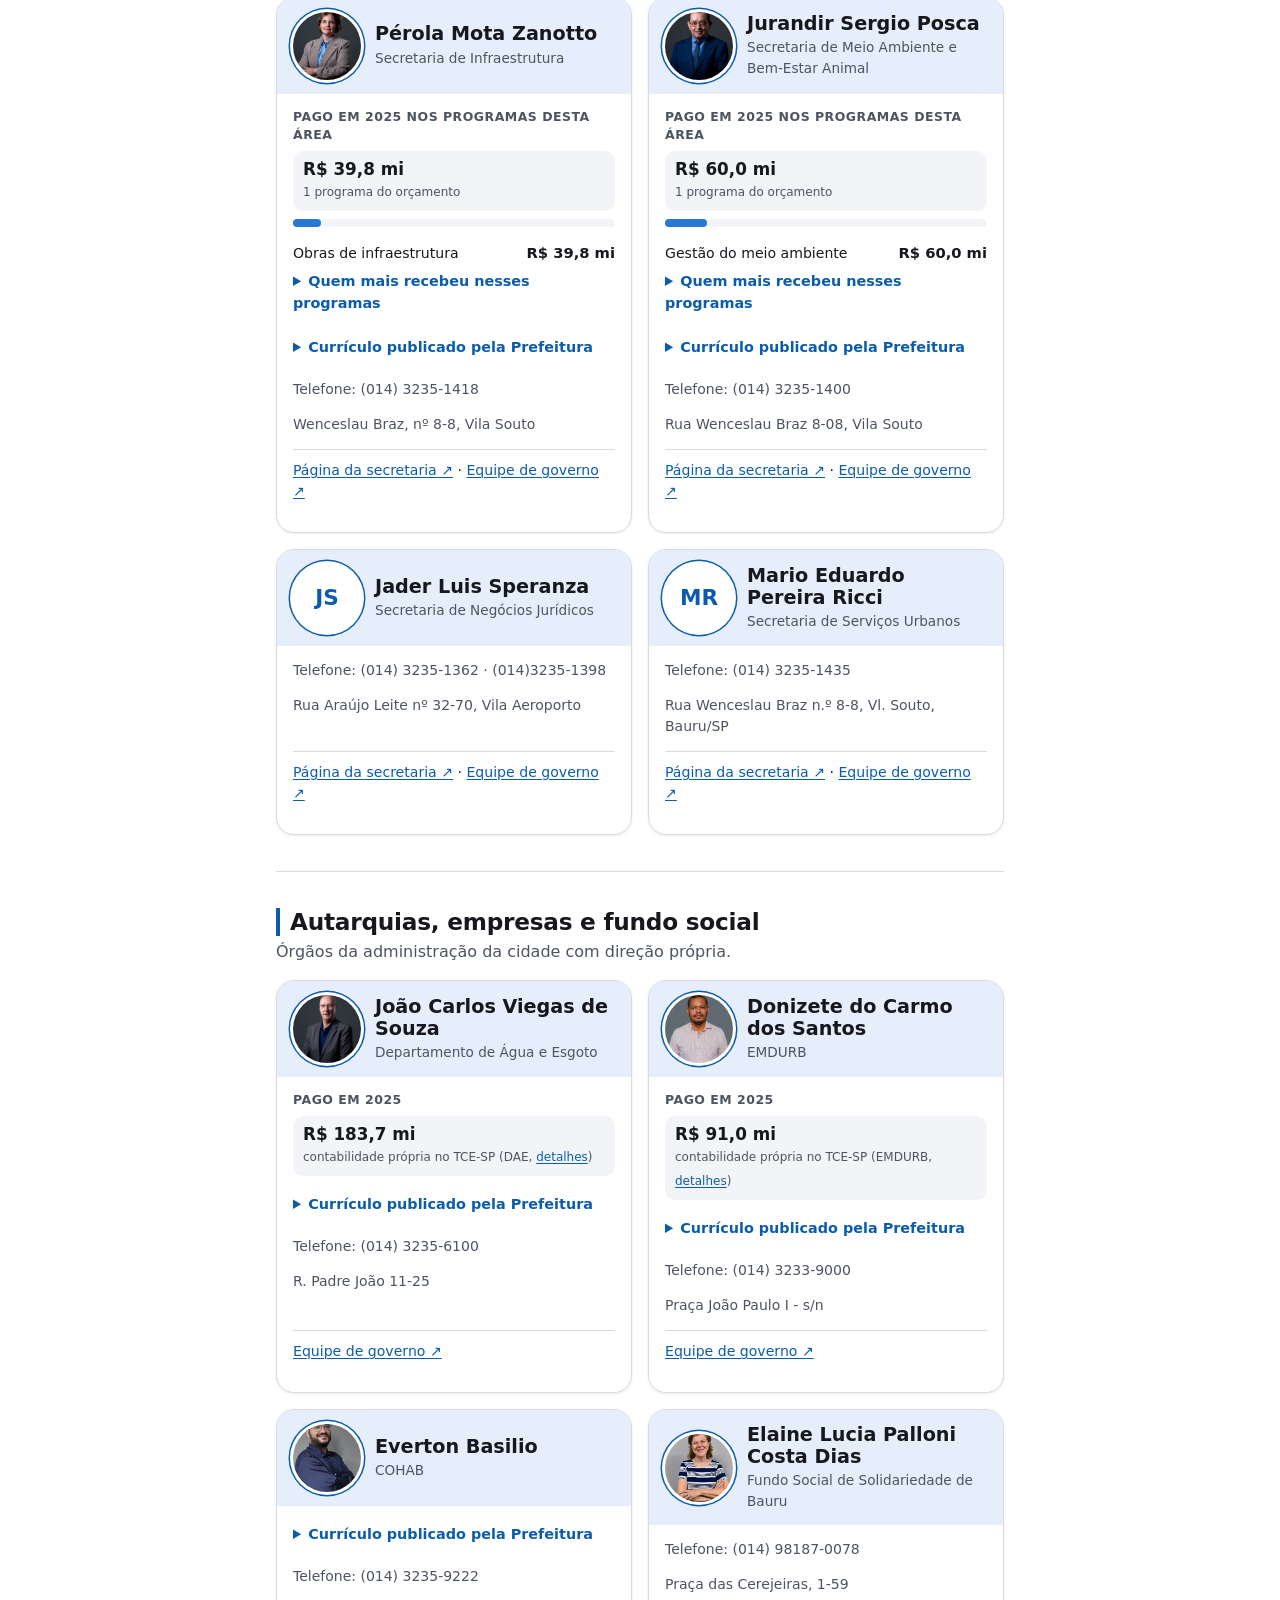
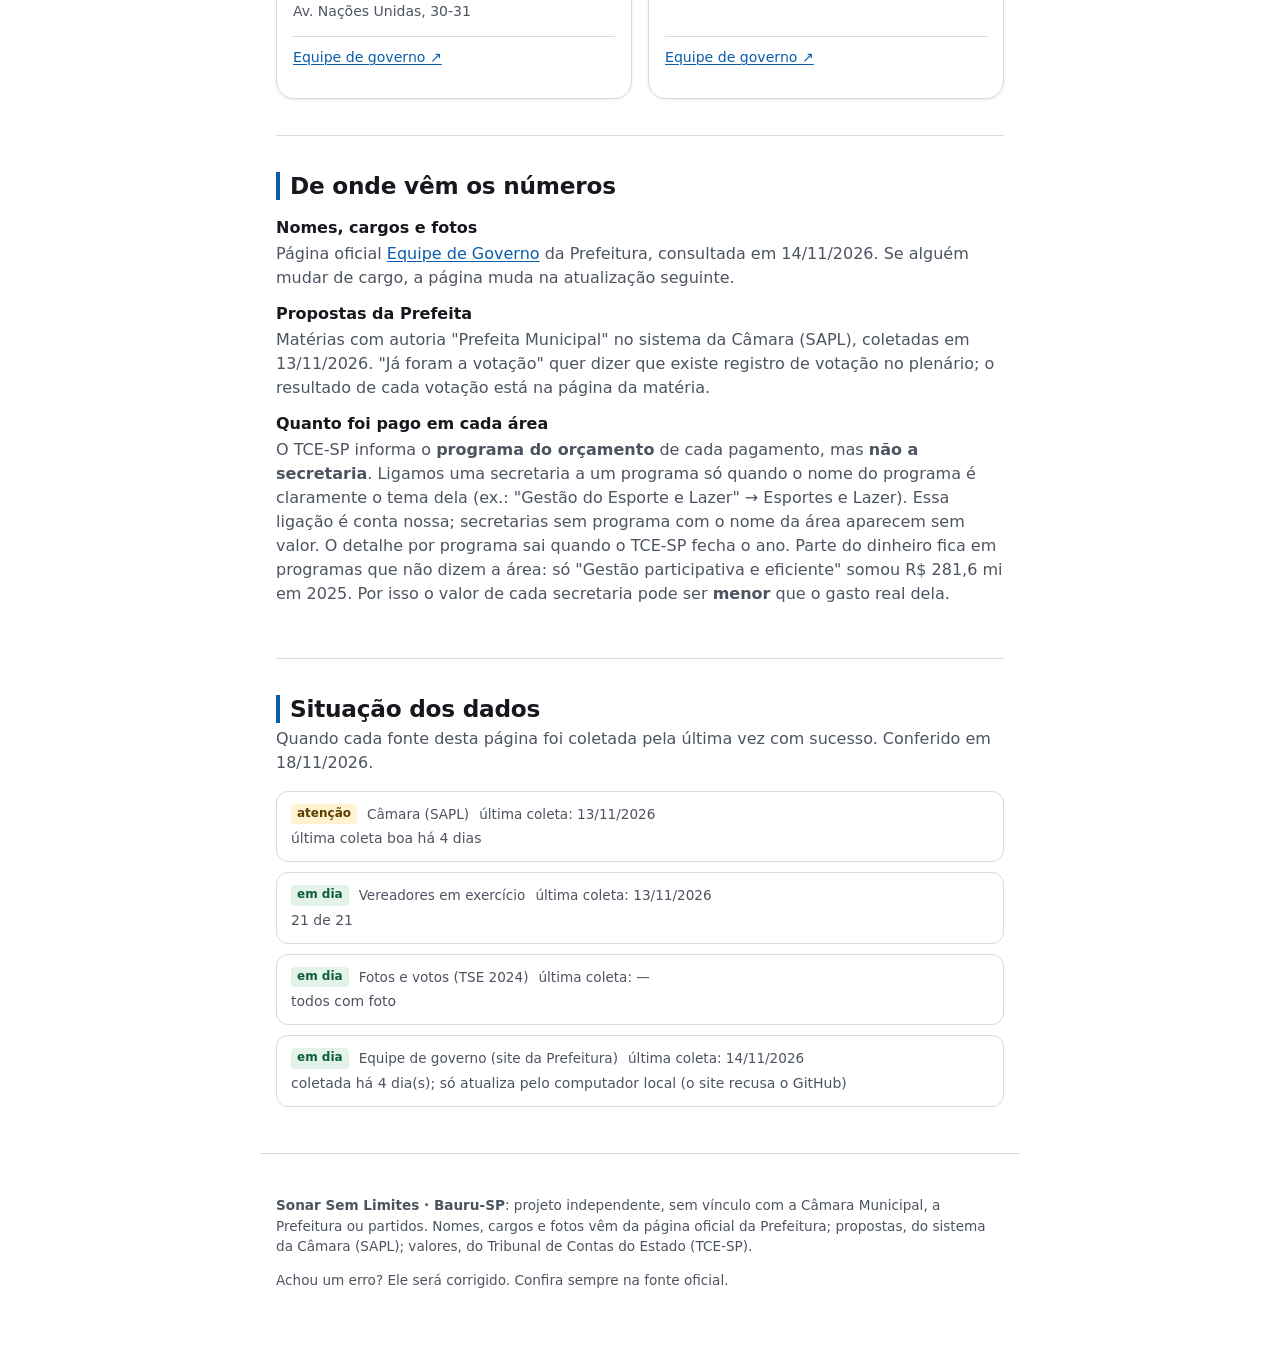
<file: site/prefeitura.html>
<!doctype html>
<html lang="pt-BR" translate="no" data-theme="light">
<head>
<meta charset="utf-8">
<meta name="google" content="notranslate">
<meta name="viewport" content="width=device-width, initial-scale=1">
<title>Sonar Sem Limites · Bauru-SP · Prefeitura</title>
<meta name="description" content="A Prefeita, o vice e os secretários de Bauru, só com dados oficiais.">
<link rel="icon" type="image/png" sizes="32x32" href="img/icone-32.png">
<link rel="apple-touch-icon" href="img/icone-180.png">
<meta property="og:title" content="Sonar Sem Limites · Bauru-SP · Prefeitura">
<meta property="og:description" content="A Prefeita, o vice e os secretários de Bauru, só com dados oficiais.">
<meta property="og:image" content="https://info-public-coder.github.io/sonar-sem-limites/img/logo-512.png">
<meta property="og:type" content="website">
<meta name="theme-color" content="#0b5cad">
<link rel="stylesheet" href="estilo.css">
<script src="tema.js"></script>
</head>
<body>
<header>
  <div class="topo">
    <div class="marca"><button type="button" class="logo-botao" aria-haspopup="dialog" aria-label="Ver o logo em tamanho grande"><img class="logo" src="img/logo-192.png" width="56" height="56" alt=""></button><a class="marca-nome" href="index.html">SONAR SEM LIMITES <span class="cidade">Bauru-SP</span></a></div>
    <span class="vivo" id="vivo"><i></i><span>carregando…</span></span>
  </div>
  <nav class="menu"><a href="index.html">Câmara</a><a href="prefeitura.html" aria-current="page">Prefeitura</a><a href="dinheiro.html">Dinheiro</a><a href="diretoria.html">Diretoria de Ensino</a></nav>
  <h1>Quem governa Bauru</h1>
  <p class="sub" style="margin-top:8px">A Prefeita, o vice e os secretários: o que a Prefeita enviou à Câmara e quanto foi pago em cada área, só com dados oficiais.</p>
</header>

<main id="app">
  <noscript><p>Este site precisa de JavaScript para mostrar os dados.</p></noscript>
</main>

<footer>
  <p><b>Sonar Sem Limites · Bauru-SP</b>: projeto independente, sem vínculo com a Câmara Municipal, a Prefeitura ou partidos.
  Nomes, cargos e fotos vêm da página oficial da Prefeitura; propostas, do sistema da Câmara (SAPL); valores, do Tribunal de Contas do Estado (TCE-SP).</p>
  <p>Achou um erro? Ele será corrigido. Confira sempre na fonte oficial.</p>
</footer>

<script src="prefeitura.js"></script>
<script>
(function () {
  "use strict";
  var P = window.PREFEITURA;
  var app = document.getElementById("app");
  if (!P) {
    app.innerHTML = '<section><p class="vazio">Os dados ainda não foram gerados. Rode <code>python coleta_prefeitura.py</code> e depois <code>python gerar_prefeitura.py</code>.</p></section>';
    return;
  }
  function esc(s) { return String(s == null ? "" : s).replace(/[&<>"']/g, function (c) { return { "&": "&amp;", "<": "&lt;", ">": "&gt;", '"': "&quot;", "'": "&#39;" }[c]; }); }
  function norm(s) { return String(s || "").normalize("NFD").replace(/[̀-ͯ]/g, "").toLowerCase(); }
  function br(d) { if (!d) return "—"; var p = d.slice(0, 10).split("-"); return p[2] + "/" + p[1] + "/" + p[0]; }
  function fmt(n) { return Number(n).toLocaleString("pt-BR"); }
  function mi(v) { return "R$ " + (v / 1e6).toLocaleString("pt-BR", { minimumFractionDigits: 1, maximumFractionDigits: 1 }) + " mi"; }
  function reais(v) { return v >= 1e6 ? mi(v) : "R$ " + Number(v).toLocaleString("pt-BR", { minimumFractionDigits: 2, maximumFractionDigits: 2 }); }
  function linkMateria(cod) { return P.sapl + "/consultas/materia/materia_mostrar_proc?cod_materia=" + btoa(String(cod)); }
  function iniciais(n) { var p = String(n).replace(/\(.*?\)/g, "").trim().split(/\s+/); return (p[0][0] + (p.length > 1 ? p[p.length - 1][0] : "")).toUpperCase(); }
  function foto(p) { return p.foto ? '<img class="foto" src="fotos/pref-' + esc(p.id) + '.jpg" alt="Foto de ' + esc(p.nome) + '" loading="lazy">' : '<div class="foto" aria-hidden="true">' + esc(iniciais(p.nome)) + "</div>"; }
  var CORES = { lei: "var(--g-lei)", homenagem: "var(--g-homenagem)", utilidade: "var(--g-utilidade)", outros: "var(--g-outros)", veto: "var(--g-cobranca)", bairro: "var(--g-bairro)", cobranca: "var(--g-cobranca)", audiencia: "var(--g-audiencia)" };
  var ORDEM = ["lei", "veto", "homenagem", "utilidade", "outros"];

  document.querySelector("#vivo span").textContent = "Dados de " + br(P.gerado_em);
  var pessoas = P.pessoas;
  var prefeita = pessoas.filter(function (p) { return p.tipo === "prefeita"; })[0];
  var vice = pessoas.filter(function (p) { return p.tipo === "vice"; })[0];
  var secretarias = pessoas.filter(function (p) { return p.tipo === "secretaria"; });
  var indiretas = pessoas.filter(function (p) { return p.tipo === "indireta"; });

  function contato(p) {
    return (p.fones.length ? '<div class="pequeno">Telefone: ' + esc(p.fones.join(" · ")) + "</div>" : "") +
      (p.endereco ? '<div class="pequeno">' + esc(p.endereco) + "</div>" : "");
  }
  function curriculo(p) {
    if (!p.curriculo || p.curriculo.length < 20) return "";
    return "<details><summary>Currículo publicado pela Prefeitura</summary><p class=\"pequeno\" style=\"margin:6px 0 0;white-space:pre-line\">" + esc(p.curriculo) + "</p></details>";
  }
  function cabeca(p, cargo, pilulas) {
    return '<div class="faixa"><div class="id">' + foto(p) + "<div><h3>" + esc(p.nome) + '</h3><div class="cargo">' + esc(cargo) + "</div></div></div>" +
      (pilulas ? '<div class="pilulas">' + pilulas + "</div>" : "") + "</div>";
  }

  // ---------- Prefeita
  var props = P.propostas, porGrupo = {};
  props.forEach(function (m) { porGrupo[m.grupo] = (porGrupo[m.grupo] || 0) + 1; });
  var votadas = props.filter(function (m) { return m.votada; }).length;
  var vetos = props.filter(function (m) { return m.grupo === "veto"; });
  function cartaoPrefeita(p) {
    var pilha = ORDEM.map(function (g) { return porGrupo[g] ? '<i style="flex:' + porGrupo[g] + ' 1 0;background:' + CORES[g] + '" title="' + esc(P.grupos[g]) + ": " + porGrupo[g] + '"></i>' : ""; }).join("");
    var linhas = ORDEM.filter(function (g) { return porGrupo[g]; }).map(function (g) { return '<li><i style="background:' + CORES[g] + '"></i><span>' + esc(P.grupos[g]) + "</span><b>" + fmt(porGrupo[g]) + "</b></li>"; }).join("");
    return '<article class="cracha">' + cabeca(p, "Prefeita de Bauru", '<span class="pilula">Mandato 2025–2028</span>') +
      '<div class="corpo">' +
      '<div class="mini"><div><b>' + (P.tce ? mi(P.tce.prefeitura) : "—") + "</b><span>pagos pela Prefeitura em " + (P.tce ? P.tce.ano : "—") + ' (<a href="dinheiro.html">detalhes</a>)</span></div>' +
      (P.tce_corrente ? "<div><b>" + mi(P.tce_corrente.prefeitura) + "</b><span>pagos em " + P.tce_corrente.ano + " até " + ["", "janeiro", "fevereiro", "março", "abril", "maio", "junho", "julho", "agosto", "setembro", "outubro", "novembro", "dezembro"][P.tce_corrente.ate_mes] + "</span></div>" : "") + "</div>" +
      '<div><p class="rotulo">Propostas enviadas à Câmara: ' + fmt(props.length) + '</p><div class="pilha" aria-hidden="true">' + pilha + '</div><ul class="linhas num">' + linhas + "</ul></div>" +
      '<div><p class="rotulo">Na Câmara</p><div class="votos2"><div><b>' + fmt(votadas) + "</b><span>já foram a votação no plenário</span></div>" +
      '<div style="background:var(--fundo2)"><b>' + fmt(props.length - votadas) + "</b><span>sem votação registrada ainda</span></div></div>" +
      '<p class="pequeno" style="margin:6px 0 0">' + fmt(P.cobrancas_vereadores) + ' pedidos de informação e cobranças foram feitos pelos vereadores nesta legislatura (<a href="index.html">ver na página da Câmara</a>).</p></div>' +
      (vetos.length ? "<details><summary>Ver os " + vetos.length + " vetos</summary><ul>" + vetos.map(function (m) { return '<li><a href="' + linkMateria(m.cod) + '" target="_blank" rel="noopener">' + esc(m.id) + "</a> (" + br(m.data) + "): " + esc(m.ementa) + "</li>"; }).join("") + "</ul></details>" : "") +
      "<details><summary>Ver as " + fmt(props.length) + ' propostas</summary><ul id="listaProps"></ul></details>' +
      contato(p) +
      '<p class="pe"><a href="' + esc(P.equipe_fonte) + '" target="_blank" rel="noopener">Página oficial da equipe de governo ↗</a></p>' +
      "</div></article>";
  }
  function cartaoVice(p) {
    return '<article class="cracha">' + cabeca(p, "Vice-Prefeito", "") +
      '<div class="corpo">' + curriculo(p) + contato(p) +
      '<p class="pequeno" style="margin:0">O vice não envia propostas à Câmara com o próprio nome; elas saem como da Prefeita.</p>' +
      '<p class="pe"><a href="' + esc(P.equipe_fonte) + '" target="_blank" rel="noopener">Página oficial da equipe de governo ↗</a></p></div></article>';
  }

  // ---------- secretarias
  var maior = Math.max.apply(null, secretarias.map(function (p) { return p.gasto ? p.gasto.total : 0; }).concat([1]));
  function cartaoSecretaria(p) {
    var g = p.gasto, corpo;
    if (g) {
      corpo = '<div><p class="rotulo">Pago em ' + g.ano + " nos programas desta área</p>" +
        '<div class="mini" style="grid-template-columns:1fr"><div><b>' + mi(g.total) + "</b><span>" + g.programas.length + (g.programas.length === 1 ? " programa do orçamento" : " programas do orçamento") + "</span></div></div>" +
        '<div class="trilho-s"><i style="width:' + Math.max(1, g.total / maior * 100) + '%"></i></div>' +
        '<ul class="barras">' + g.programas.map(function (x) { return '<li><span class="nome-prog">' + esc(x[0]) + '</span><span class="valor">' + mi(x[1]) + "</span></li>"; }).join("") + "</ul>" +
        (g.fornecedores.length ? "<details><summary>Quem mais recebeu nesses programas</summary><ul>" + g.fornecedores.map(function (f) { return "<li>" + esc(f.nome) + (f.pf ? ' <span class="tag">pessoa física</span>' : "") + ": " + reais(f.pago) + "</li>"; }).join("") + "</ul></details>" : "") +
        "</div>";
    } else if (p.orgao_pago) {
      corpo = '<div><p class="rotulo">Pago em ' + p.orgao_pago.ano + "</p>" +
        '<div class="mini" style="grid-template-columns:1fr"><div><b>' + mi(p.orgao_pago.total) + "</b><span>contabilidade própria no TCE-SP (" + esc(p.orgao_pago.orgao) + ', <a href="dinheiro.html">detalhes</a>)</span></div></div></div>';
    } else {
      corpo = "";
    }
    return '<article class="cracha" data-busca="' + esc(norm(p.nome + " " + p.cargo)) + '">' + cabeca(p, p.cargo, "") +
      '<div class="corpo">' + corpo + curriculo(p) + contato(p) +
      '<p class="pe">' + (p.pagina ? '<a href="' + esc(p.pagina) + '" target="_blank" rel="noopener">Página da secretaria ↗</a> · ' : "") +
      '<a href="' + esc(P.equipe_fonte) + '" target="_blank" rel="noopener">Equipe de governo ↗</a></p></div></article>';
  }

  var saude = secretarias.some(function (p) { return norm(p.cargo).indexOf("saude") >= 0; });
  app.innerHTML =
    '<section id="prefeita"><h2>A Prefeita e o vice</h2><p class="sub">Eleitos juntos para 2025–2028.</p><div class="grade">' +
    (prefeita ? cartaoPrefeita(prefeita) : "") + (vice ? cartaoVice(vice) : "") + "</div></section>" +
    '<section id="secretarias"><h2>Gabinete e secretarias</h2>' +
    '<p class="sub">Como a Prefeitura publica na página oficial. O valor de cada área vem do Tribunal de Contas (TCE-SP).</p>' +
    (saude ? "" : '<div class="aviso">A Secretaria de Saúde não aparece na página oficial da equipe de governo (consultada em ' + br(P.equipe_coletada) + "). Por isso não há crachá de Saúde aqui. Em " + (P.tce ? P.tce.ano : "") + ", os programas de saúde receberam a maior fatia depois da Educação: veja na página Dinheiro.</div>") +
    '<input class="busca" id="qSec" type="search" placeholder="Buscar secretaria ou nome" aria-label="Buscar secretaria ou nome" style="margin-bottom:14px">' +
    '<div class="grade" id="gradeSec">' + secretarias.map(cartaoSecretaria).join("") + "</div></section>" +
    '<section id="indiretas"><h2>Autarquias, empresas e fundo social</h2><p class="sub">Órgãos da administração da cidade com direção própria.</p><div class="grade">' +
    indiretas.map(cartaoSecretaria).join("") + "</div></section>" +
    '<section class="transp"><h2>De onde vêm os números</h2><dl>' +
    '<dt>Nomes, cargos e fotos</dt><dd>Página oficial <a href="' + esc(P.equipe_fonte) + '" target="_blank" rel="noopener">Equipe de Governo</a> da Prefeitura, consultada em ' + br(P.equipe_coletada) + ". Se alguém mudar de cargo, a página muda na atualização seguinte.</dd>" +
    "<dt>Propostas da Prefeita</dt><dd>Matérias com autoria \"Prefeita Municipal\" no sistema da Câmara (SAPL), coletadas em " + br(P.camara_coleta) + ". \"Já foram a votação\" quer dizer que existe registro de votação no plenário; o resultado de cada votação está na página da matéria.</dd>" +
    "<dt>Quanto foi pago em cada área</dt><dd>O TCE-SP informa o <b>programa do orçamento</b> de cada pagamento, mas <b>não a secretaria</b>. Ligamos uma secretaria a um programa só quando o nome do programa é claramente o tema dela (ex.: \"Gestão do Esporte e Lazer\" → Esportes e Lazer). Essa ligação é conta nossa; secretarias sem programa com o nome da área aparecem sem valor. O detalhe por programa sai quando o TCE-SP fecha o ano. " +
    (P.tce ? "Parte do dinheiro fica em programas que não dizem a área: só \"Gestão participativa e eficiente\" somou " + mi(P.tce.generico) + " em " + P.tce.ano + ". Por isso o valor de cada secretaria pode ser <b>menor</b> que o gasto real dela." : "") + "</dd>" +
    "</dl></section>";

  document.getElementById("listaProps").innerHTML = props.map(function (m) {
    return '<li><a href="' + linkMateria(m.cod) + '" target="_blank" rel="noopener">' + esc(m.id) + "</a> (" + br(m.data) + "): " + esc(m.ementa) + "</li>";
  }).join("");
  document.getElementById("qSec").addEventListener("input", function () {
    var q = norm(this.value);
    Array.prototype.forEach.call(document.querySelectorAll("#gradeSec .cracha"), function (c) { c.hidden = q && c.getAttribute("data-busca").indexOf(q) < 0; });
  });
})();
</script>
<script src="situacao.js"></script>
</body>
</html>
</file>
<file: site/estilo.css>
/* ---------- cores (tokens). Contraste conferido: texto >= 4,5:1, elementos >= 3:1 (WCAG AA) */
  :root {
    color-scheme: light;
    --bg: #ffffff; --superficie: #ffffff; --fundo2: #f2f4f7; --linha: #d6dbe1;
    --tinta: #16181d; --suave: #4d5461;          /* 13,9:1 e 7,6:1 sobre o branco */
    --acento: #0b5cad; --acento-forte: #084a8c; --acento2: #e5eefa; --sobre-acento: #ffffff;
    --foco: #0b5cad;
    --alerta: #b4232c; --ruim-fundo: #fbe9ea;
    --ok: #13804f; --ok-texto: #0d5e3a; --ok-fundo: #e3f3ea;
    --aviso-fundo: #fff3d1; --aviso-texto: #5a3d00; --aviso-borda: #a26c00;
    /* paleta categórica de referência, ordem fixa validada para daltonismo */
    --g-bairro: #2a78d6; --g-cobranca: #eb6834; --g-lei: #1baf7a; --g-audiencia: #eda100;
    --g-utilidade: #e87ba4; --g-homenagem: #008300; --g-outros: #6250d6;
    --barra: #2a78d6;
  }
  /* modo escuro: só quando a pessoa liga o interruptor (o site abre sempre no claro) */
  :root[data-theme="dark"] {
    color-scheme: dark;
    --bg: #121416; --superficie: #1b1e22; --fundo2: #23272d; --linha: #3a414a;
    --tinta: #eef0f3; --suave: #b9bfc8;
    --acento: #8ab4f8; --acento-forte: #aecbfa; --acento2: #1c2a3f; --sobre-acento: #0d1117;
    --foco: #8ab4f8;
    --alerta: #ff8f8f; --ruim-fundo: #3b1f22;
    --ok: #5cd39a; --ok-texto: #8be3b8; --ok-fundo: #15322a;
    --aviso-fundo: #3a2f12; --aviso-texto: #ffe3a1; --aviso-borda: #e0a800;
    --g-bairro: #3987e5; --g-cobranca: #d95926; --g-lei: #199e70; --g-audiencia: #c98500;
    --g-utilidade: #d55181; --g-homenagem: #008300; --g-outros: #9085e9;
    --barra: #3987e5;
  }
  * { box-sizing: border-box; }
  html { -webkit-text-size-adjust: 100%; }
  body { margin: 0; background: var(--bg); color: var(--tinta);
    font: 16px/1.5 system-ui, -apple-system, "Segoe UI", Roboto, sans-serif; }
  html, body { overflow-x: hidden; }
  body { overflow-wrap: anywhere; }
  input, select { max-width: 100%; min-width: 0; }
  .controles > * { min-width: 0; }
  main, header, footer { max-width: 760px; margin: 0 auto; padding: 0 16px; }
  a { color: var(--acento); }
  h1 { font-size: 2rem; line-height: 1.1; margin: 0; letter-spacing: -0.02em; }
  h2 { font-size: 1.45rem; line-height: 1.2; margin: 0 0 4px; letter-spacing: -0.01em; }
  h3 { font-size: 1.05rem; margin: 0; }
  section { padding: 36px 0; border-top: 1px solid var(--linha); }
  .sub { color: var(--suave); margin: 0 0 16px; }
  .pequeno { font-size: .85rem; color: var(--suave); }
  .num { font-variant-numeric: tabular-nums; }

  header { padding-top: 24px; padding-bottom: 28px; }
  .topo { display: flex; justify-content: space-between; align-items: center; gap: 12px; margin-bottom: 18px; }
  .marca { font-weight: 700; letter-spacing: .02em; }
  .vivo { display: inline-flex; align-items: center; gap: 6px; font-size: .8rem; color: var(--suave);
    border: 1px solid var(--linha); border-radius: 999px; padding: 3px 10px; white-space: nowrap; }
  .vivo i { width: 8px; height: 8px; border-radius: 50%; background: var(--ok); animation: pulso 2s infinite; }
  @keyframes pulso { 50% { opacity: .3; } }
  @media (prefers-reduced-motion: reduce) { .vivo i { animation: none; } }

  .salario { margin-top: 20px; background: var(--fundo2); border-radius: 14px; padding: 16px; }
  .salario .valor { font-size: 1.9rem; font-weight: 700; letter-spacing: -0.02em; }

  .busca { width: 100%; font: inherit; padding: 12px 14px; border: 1.5px solid var(--linha);
    border-radius: 10px; background: var(--superficie); }
  .busca:focus { outline: none; border-color: var(--acento); }
  .controles { display: grid; gap: 8px; grid-template-columns: 1fr; margin-bottom: 16px; }
  @media (min-width: 560px) { .controles { grid-template-columns: 2fr 1fr 1.4fr; } }
  select { font: inherit; padding: 11px 10px; border: 1.5px solid var(--linha); border-radius: 10px; background: var(--superficie); }

  .destaque { font-size: 1.05rem; margin: 14px 0; }
  .destaque b { font-size: 1.4rem; }
  .lista { list-style: none; padding: 0; margin: 0; }
  .item { border: 1px solid var(--linha); border-radius: 12px; padding: 12px 14px; margin-bottom: 10px; }
  .item .meta { font-size: .82rem; color: var(--suave); display: flex; flex-wrap: wrap; gap: 4px 10px; margin-bottom: 4px; }
  .item p { margin: 0; }
  .chip { display: inline-block; font-size: .78rem; background: var(--fundo2); border-radius: 999px; padding: 1px 9px; margin: 6px 4px 0 0; }
  .mais { font: inherit; width: 100%; padding: 11px; border-radius: 10px; border: 1.5px solid var(--linha);
    background: var(--superficie); color: var(--acento); cursor: pointer; }
  .aviso { background: var(--aviso-fundo); color: var(--aviso-texto); border-left: 4px solid var(--aviso-borda); padding: 10px 12px; border-radius: 6px; font-size: .9rem; margin: 12px 0; }

  .barra { display: flex; height: 26px; border-radius: 8px; overflow: hidden; margin: 14px 0 10px; background: var(--fundo2); }
  .barra span { display: block; height: 100%; border-right: 2px solid var(--bg); }
  .barra span:last-child { border-right: 0; }
  .legenda { display: grid; gap: 6px; }
  .legenda div { display: flex; align-items: center; gap: 8px; }
  .legenda i { width: 12px; height: 12px; border-radius: 3px; flex: none; }
  .legenda .num { margin-left: auto; font-weight: 600; }

  .vereador { border: 1px solid var(--linha); border-radius: 14px; padding: 14px; margin-bottom: 12px; }
  .vereador header { padding: 0; max-width: none; display: flex; justify-content: space-between; gap: 10px; align-items: baseline; }
  .partido { font-size: .8rem; font-weight: 600; background: var(--acento2); color: var(--acento); border-radius: 6px; padding: 1px 7px; white-space: nowrap; }
  .numeros { display: grid; grid-template-columns: repeat(3, 1fr); gap: 8px; margin: 12px 0 8px; }
  .numeros div { background: var(--fundo2); border-radius: 10px; padding: 8px; }
  .numeros b { display: block; font-size: 1.3rem; line-height: 1.1; }
  .numeros span { font-size: .75rem; color: var(--suave); }
  details summary { cursor: pointer; color: var(--acento); font-size: .9rem; }
  details ul { padding-left: 18px; margin: 8px 0 0; font-size: .9rem; }
  details li { margin-bottom: 6px; }

  .transp dt { font-weight: 600; margin-top: 12px; }
  .transp dd { margin: 2px 0 0; color: var(--suave); }
  footer { padding: 28px 16px 48px; font-size: .85rem; color: var(--suave); border-top: 1px solid var(--linha); }
  .vazio { color: var(--suave); padding: 12px 0; }

  /* menu entre as paginas */
  .menu { display: flex; gap: 6px; flex-wrap: wrap; margin: 0 0 18px; }
  .menu a { text-decoration: none; color: var(--suave); border: 1px solid var(--linha); border-radius: 999px; padding: 4px 12px; font-size: .9rem; }
  .menu a[aria-current="page"] { background: var(--acento); color: var(--sobre-acento); border-color: var(--acento); }

  /* barras horizontais de magnitude (uma cor so) */
  .barras { list-style: none; padding: 0; margin: 12px 0 0; }
  .barras li { display: grid; grid-template-columns: 1fr auto; gap: 2px 10px; padding: 6px 0; align-items: baseline; }
  .barras .rotulo { font-size: .92rem; }
  .barras .valor { font-size: .92rem; font-weight: 600; font-variant-numeric: tabular-nums; }
  .barras .trilho { grid-column: 1 / -1; height: 8px; background: var(--fundo2); border-radius: 4px; overflow: hidden; }
  .barras .trilho i { display: block; height: 100%; background: var(--barra); border-radius: 0 4px 4px 0; }
  .barras li:hover .trilho i { filter: brightness(.85); }
  .tiles { display: grid; grid-template-columns: repeat(2, 1fr); gap: 8px; margin: 14px 0; }
  @media (min-width: 560px) { .tiles { grid-template-columns: repeat(3, 1fr); } }
  .tile { background: var(--fundo2); border-radius: 12px; padding: 12px; }
  .tile b { display: block; font-size: 1.35rem; line-height: 1.15; font-variant-numeric: tabular-nums; }
  .tile span { font-size: .8rem; color: var(--suave); }
  .abas { display: flex; gap: 6px; margin: 8px 0 4px; flex-wrap: wrap; }
  .abas button { font: inherit; font-size: .9rem; padding: 6px 14px; border-radius: 999px; border: 1.5px solid var(--linha); background: var(--superficie); cursor: pointer; }
  .abas button[aria-pressed="true"] { border-color: var(--acento); background: var(--acento2); color: var(--acento); font-weight: 600; }
  .tag { font-size: .72rem; font-weight: 600; border-radius: 4px; padding: 0 5px; background: var(--fundo2); color: var(--suave); margin-left: 4px; }

  /* crachas (vereadores, Prefeita, secretarios) */
  .grade { display: grid; grid-template-columns: 1fr; gap: 16px; }
  @media (min-width: 700px) { .grade { grid-template-columns: 1fr 1fr; } }
  .cracha { border: 1px solid var(--linha); border-radius: 18px; overflow: hidden; background: var(--superficie); min-width: 0;
    box-shadow: 0 1px 2px rgba(16,24,40,.05); display: flex; flex-direction: column; }
  .cracha .faixa { background: var(--acento2); padding: 14px 16px; }
  .cracha .id { display: grid; grid-template-columns: 68px 1fr; gap: 14px; align-items: center; }
  .foto { width: 68px; height: 68px; border-radius: 50%; object-fit: cover; background: var(--superficie); color: var(--acento);
    display: flex; align-items: center; justify-content: center; font-weight: 800; font-size: 1.35rem;
    box-shadow: 0 0 0 3px var(--superficie), 0 0 0 4.5px var(--acento); }
  .cracha h3 { font-size: 1.2rem; line-height: 1.15; }
  .cracha .cargo { font-size: .85rem; color: var(--suave); margin-top: 2px; }
  .pilulas { display: flex; flex-wrap: wrap; gap: 5px; margin-top: 10px; }
  .pilula { font-size: .75rem; font-weight: 700; border-radius: 6px; padding: 1px 8px; background: var(--tinta); color: var(--bg); }
  .pilula.clara { background: var(--superficie); color: var(--tinta); }
  .cracha .corpo { padding: 14px 16px 16px; display: flex; flex-direction: column; gap: 14px; flex: 1; }
  .cracha .rotulo { font-size: .78rem; font-weight: 700; color: var(--suave); text-transform: uppercase; letter-spacing: .04em; margin: 0 0 6px; }
  .presenca { display: grid; grid-template-columns: 72px 1fr; gap: 12px; align-items: center; }
  .anel { position: relative; width: 72px; height: 72px; }
  .anel b { position: absolute; inset: 0; display: flex; align-items: center; justify-content: center; font-size: 1.05rem; }
  .presenca p { margin: 0; }
  .presenca small { display: block; color: var(--suave); font-size: .82rem; margin-top: 2px; }
  .presenca small b.ruim { color: var(--alerta); }
  .mini { display: grid; grid-template-columns: 1fr 1fr; gap: 8px; }
  .mini div { background: var(--fundo2); border-radius: 10px; padding: 8px 10px; }
  .mini b { display: block; font-size: 1.05rem; line-height: 1.2; font-variant-numeric: tabular-nums; }
  .mini span { font-size: .75rem; color: var(--suave); }
  .pilha { display: flex; height: 10px; border-radius: 5px; overflow: hidden; gap: 2px; background: var(--fundo2); margin-bottom: 6px; }
  .pilha i { display: block; min-width: 3px; }
  .linhas { list-style: none; margin: 0; padding: 0; }
  .linhas li { display: grid; grid-template-columns: 10px 1fr auto; gap: 8px; align-items: center; padding: 4px 2px; font-size: .9rem; }
  .linhas li i { width: 10px; height: 10px; border-radius: 3px; }
  .linhas li b { font-variant-numeric: tabular-nums; }
  .linhas li.zero { color: var(--suave); }
  .votos2 { display: flex; gap: 8px; }
  .votos2 div { flex: 1; border-radius: 10px; padding: 8px 10px; background: var(--ok-fundo); }
  .votos2 div.n { background: var(--ruim-fundo); }
  .votos2 b { display: block; font-size: 1.25rem; line-height: 1.1; font-variant-numeric: tabular-nums; }
  .votos2 span { font-size: .78rem; }
  .cracha .pe { margin-top: auto; border-top: 1px solid var(--linha); padding-top: 10px; font-size: .88rem; }
  main.largo { max-width: 1000px; }
  .trilho-s { height: 8px; background: var(--fundo2); border-radius: 4px; overflow: hidden; margin: 8px 0 2px; }
  .trilho-s i { display: block; height: 100%; background: var(--barra); border-radius: 0 4px 4px 0; }
  .cracha .barras li { padding: 3px 0; }
  .cracha[hidden] { display: none; }
  .nome-prog { font-size: .88rem; }
  .marca .cidade { font-weight: 600; letter-spacing: 0; color: var(--acento); background: var(--acento2);
    border-radius: 6px; padding: 1px 7px; margin-left: 4px; font-size: .8rem; white-space: nowrap; }

  /* situacao dos dados */
  #situacao .selo { font-weight: 700; border-radius: 4px; padding: 0 6px; font-size: .75rem; }
  #situacao .situacao-ok .selo { background: var(--ok-fundo); color: var(--ok-texto); }
  #situacao .situacao-aviso .selo { background: var(--aviso-fundo); color: var(--aviso-texto); }
  #situacao .situacao-falha .selo { background: var(--ruim-fundo); color: var(--alerta); }


  /* ---------- experiência de uso e acessibilidade (para todas as pessoas) */
  /* foco sempre visível para quem navega pelo teclado */
  a:focus-visible, button:focus-visible, input:focus-visible, select:focus-visible, summary:focus-visible, [tabindex]:focus-visible {
    outline: 3px solid var(--foco); outline-offset: 2px; border-radius: 6px; }
  .busca:focus, select:focus { border-color: var(--acento); box-shadow: 0 0 0 3px var(--acento2); }
  /* links: cor + sublinhado (não depender só da cor) */
  a { color: var(--acento); text-decoration: underline; text-underline-offset: 2px; text-decoration-thickness: 1px; }
  a:hover { color: var(--acento-forte); text-decoration-thickness: 2px; }
  /* áreas de toque de pelo menos 44px */
  .busca, select, .mais, .abas button { min-height: 44px; }
  .menu a { min-height: 40px; display: inline-flex; align-items: center; padding: 6px 14px; font-weight: 600; color: var(--tinta); }
  .menu a:hover { border-color: var(--acento); background: var(--acento2); }
  .menu a[aria-current="page"]:hover { background: var(--acento-forte); color: var(--sobre-acento); }
  details summary { min-height: 32px; display: list-item; padding: 4px 0; font-weight: 600; }
  /* botão "Mostrar mais": aparência de botão */
  .mais { font-weight: 600; border-color: var(--acento); color: var(--acento); background: var(--superficie); margin-top: 4px; }
  .mais:hover { background: var(--acento2); }
  /* hierarquia: título de seção com marca de cor, texto auxiliar legível */
  section > h2 { border-left: 4px solid var(--acento); padding-left: 10px; }
  .pequeno { font-size: .875rem; }
  .item .meta { font-size: .85rem; }
  .sub { font-size: 1rem; }
  /* cartões e superfícies */
  .item, .cracha, .tile, .mini div { background: var(--superficie); }
  .tile, .mini div, .numeros div { background: var(--fundo2); }
  .item:hover { border-color: var(--acento); }
  .cracha { box-shadow: 0 1px 3px rgba(0,0,0,.08); }
  .marca .cidade { color: var(--acento); }
  /* aviso: ícone de texto, não só cor */
  .aviso::before { content: "Atenção: "; font-weight: 700; }
  /* tabelas de barras e trilhos no modo escuro */
  .barras .trilho, .trilho-s, .pilha, .barra { background: var(--fundo2); }
  /* (antigo botão de tema, substituído pelo interruptor) */
  .tema-antigo { font: inherit; font-size: .8rem; min-height: 32px; padding: 3px 10px; border-radius: 999px;
    border: 1px solid var(--linha); background: var(--superficie); color: var(--tinta); cursor: pointer; }
  .tema:hover { border-color: var(--acento); }
  .topo-dir { display: flex; align-items: center; gap: 8px; flex-wrap: wrap; justify-content: flex-end; }
  /* respeita quem pede menos movimento */
  @media (prefers-reduced-motion: reduce) { * { transition: none !important; animation: none !important; scroll-behavior: auto !important; } }
  /* alto contraste do Windows */
  @media (forced-colors: active) { .pilha i, .barra span, .barras .trilho i, .legenda i, .linhas li i { forced-color-adjust: none; } }
  .controles-2 { grid-template-columns: 1fr; }
  @media (min-width: 560px) { .controles .controles-2, .controles.controles-2 { grid-template-columns: 2fr 1fr; } }

  /* marca com o logo (Bauruzinho no submarino) */
  .marca { display: inline-flex; align-items: center; gap: 10px; color: var(--tinta); text-decoration: none; }
  .marca:hover { color: var(--tinta); text-decoration: none; }
  .marca > span { display: inline-flex; flex-wrap: wrap; align-items: center; gap: 4px 0; line-height: 1.2; }
  .marca .logo { width: 56px; height: 56px; flex: none; border-radius: 50%; }
  @media (min-width: 560px) { .marca .logo { width: 64px; height: 64px; } }

  /* marca: logo (abre ampliado) + nome (leva ao início) */
  .marca { display: inline-flex; align-items: center; gap: 10px; }
  .logo-botao { padding: 0; border: 0; background: none; cursor: zoom-in; border-radius: 50%; flex: none; line-height: 0; }
  .logo-botao:hover .logo { transform: scale(1.05); }
  .logo { transition: transform .15s; }
  .marca-nome { color: var(--tinta); text-decoration: none; font-weight: 700; letter-spacing: .02em; line-height: 1.25; }
  .marca-nome:hover { color: var(--acento); text-decoration: none; }

  /* interruptor de tema (canto superior direito) */
  .topo { align-items: flex-start; }
  .topo-dir { display: flex; flex-direction: column; align-items: flex-end; gap: 6px; }
  .interruptor { display: inline-flex; align-items: center; gap: 6px; min-height: 44px; padding: 4px 10px;
    font: inherit; font-size: .85rem; color: var(--tinta); background: var(--superficie);
    border: 1px solid var(--linha); border-radius: 999px; cursor: pointer; }
  .interruptor:hover { border-color: var(--acento); }
  .interruptor .ic { font-size: 1rem; line-height: 1; color: var(--suave); }
  .interruptor .trilho { position: relative; width: 40px; height: 22px; border-radius: 999px; background: var(--fundo2);
    border: 1px solid var(--linha); transition: background .15s; }
  .interruptor .bola { position: absolute; top: 2px; left: 2px; width: 16px; height: 16px; border-radius: 50%;
    background: var(--suave); transition: transform .15s, background .15s; }
  .interruptor[aria-checked="true"] .trilho { background: var(--acento); border-color: var(--acento); }
  .interruptor[aria-checked="true"] .bola { transform: translateX(18px); background: var(--sobre-acento); }
  .interruptor .rotulo-tema { position: absolute; width: 1px; height: 1px; overflow: hidden; clip: rect(0 0 0 0); white-space: nowrap; }

  /* logo ampliado */
  .foto-grande { border: 0; padding: 0; background: transparent; max-width: 92vw; overflow: visible; text-align: center; }
  .foto-grande::backdrop { background: rgba(0, 0, 0, .82); }
  .foto-grande img { display: block; width: min(86vw, 86vh, 512px); height: auto; border-radius: 50%;
    box-shadow: 0 10px 40px rgba(0, 0, 0, .5); }
  .foto-grande p { color: #fff; margin: 12px 0 0; font-weight: 600; }
  .foto-grande .fechar { position: absolute; top: -8px; right: -8px; width: 44px; height: 44px; border-radius: 50%;
    border: 2px solid #fff; background: rgba(0, 0, 0, .7); color: #fff; font-size: 1.6rem; line-height: 1; cursor: pointer; }
  .foto-grande .fechar:hover { background: #000; }
</file>
